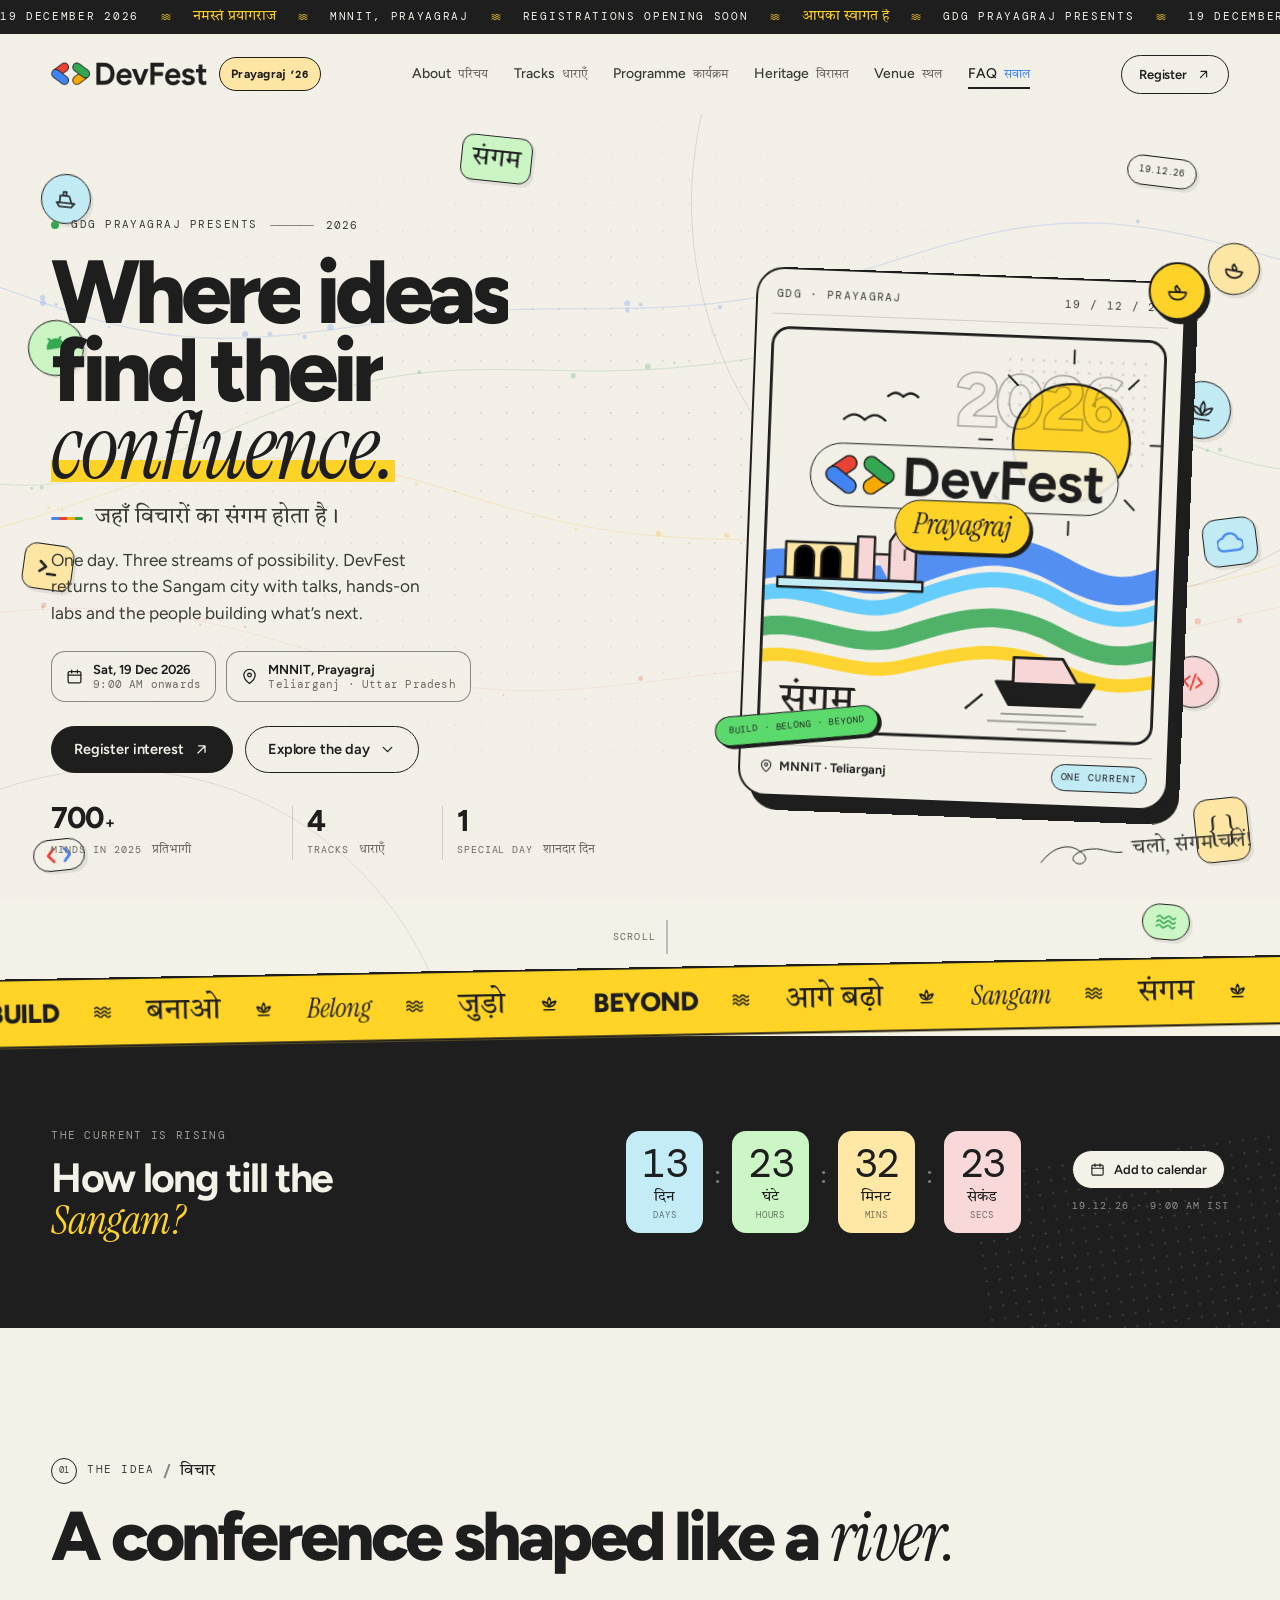
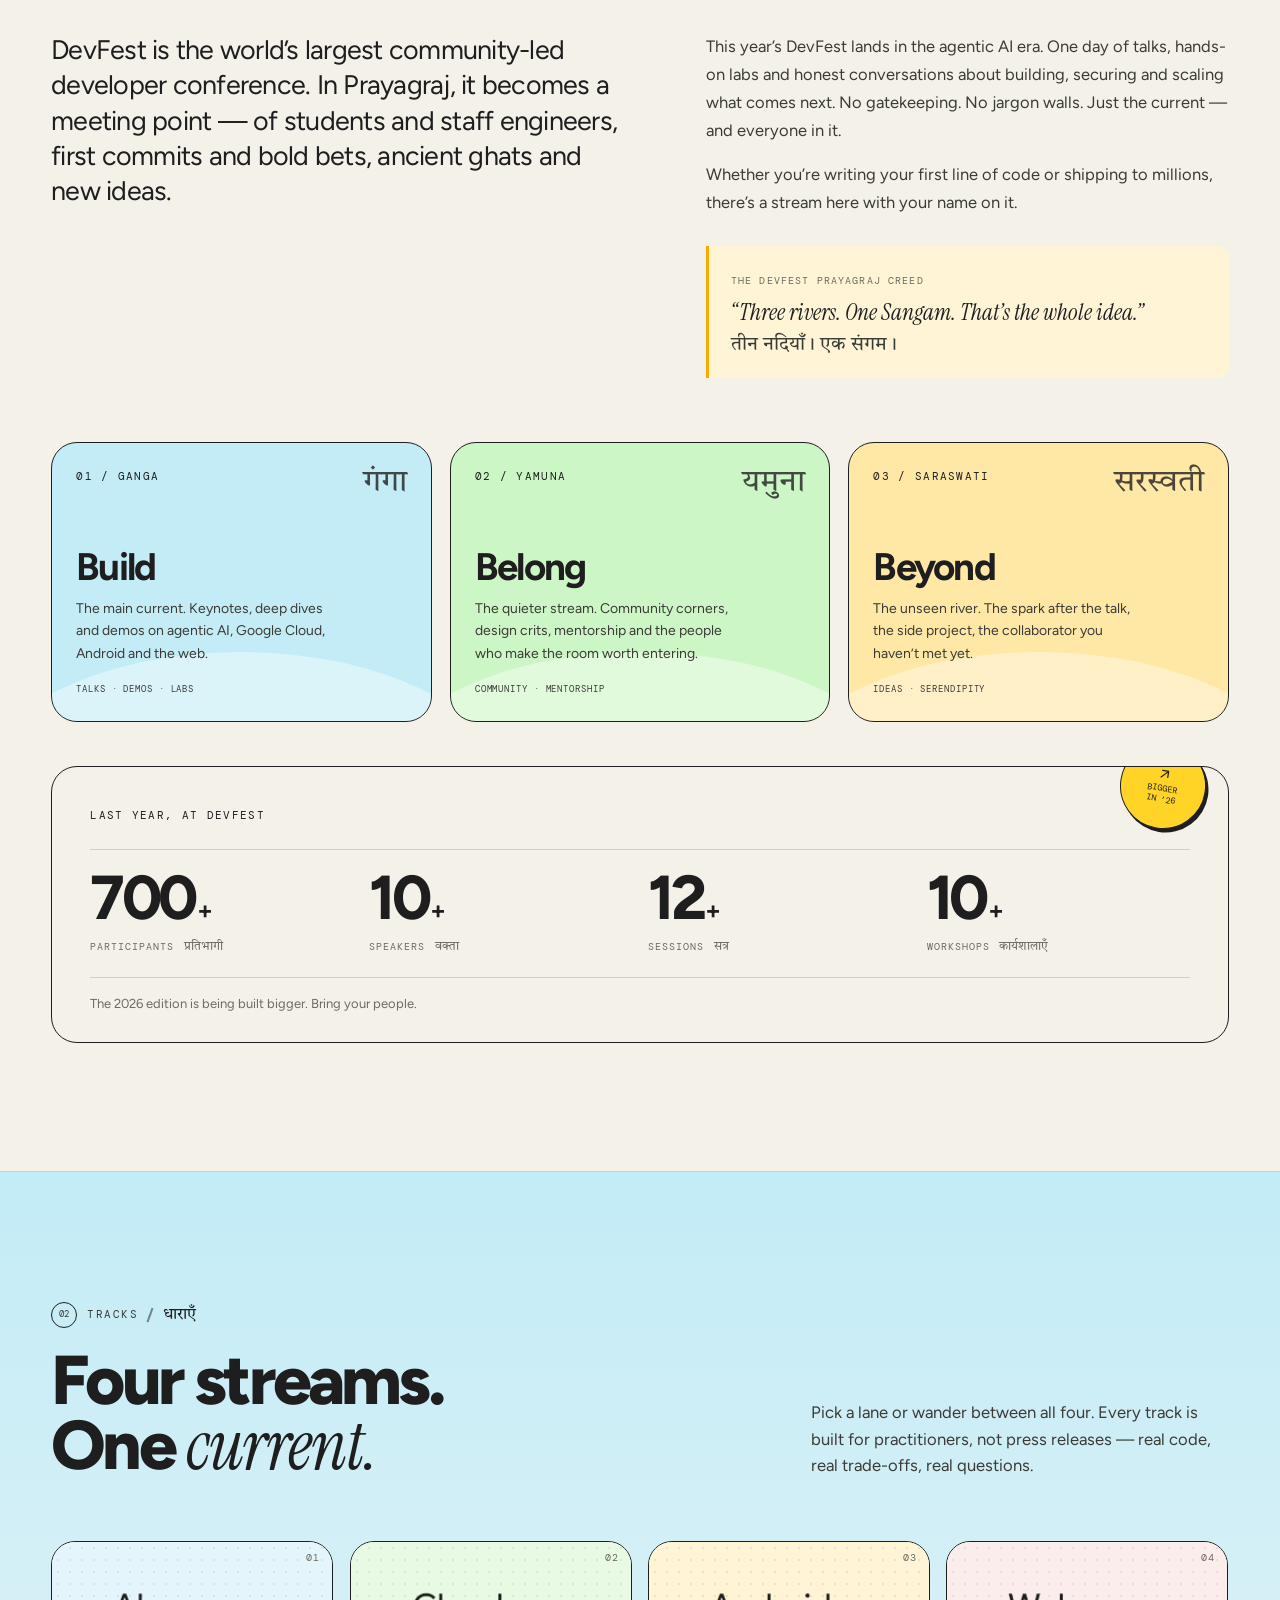
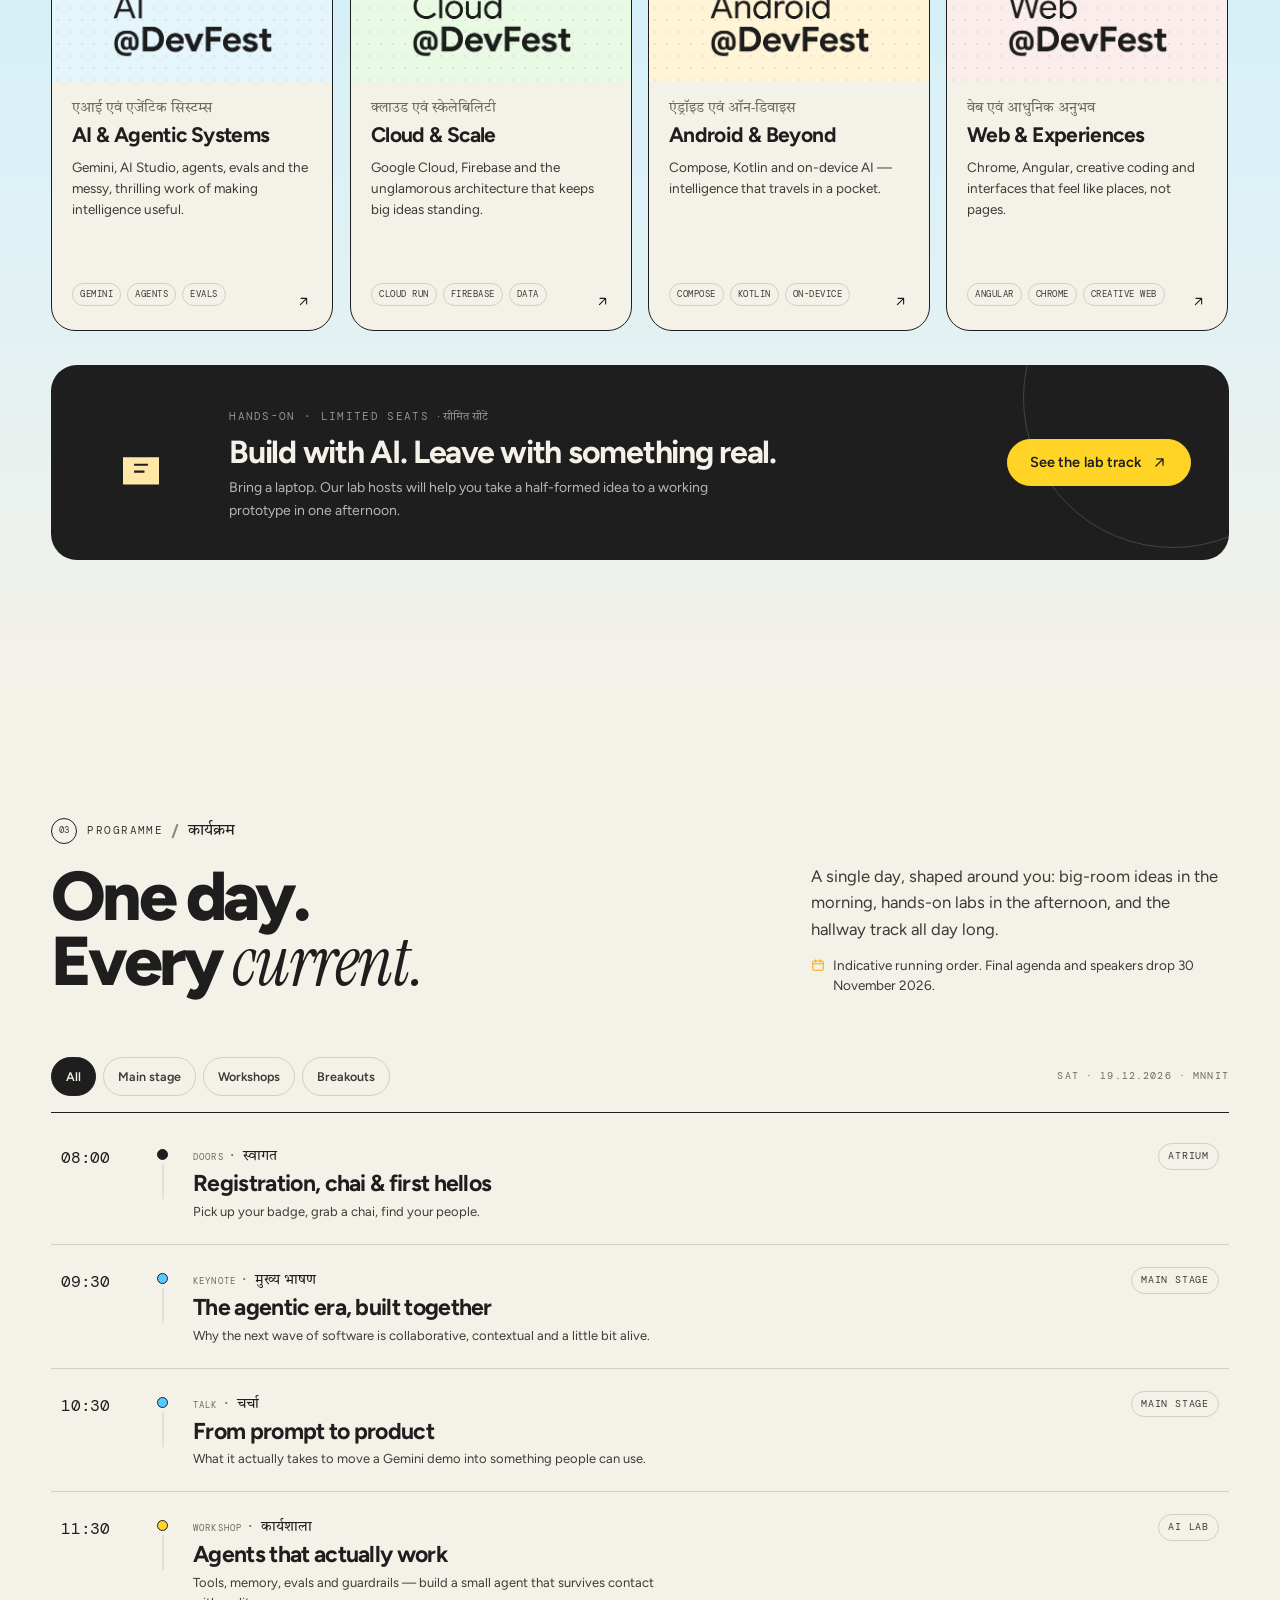
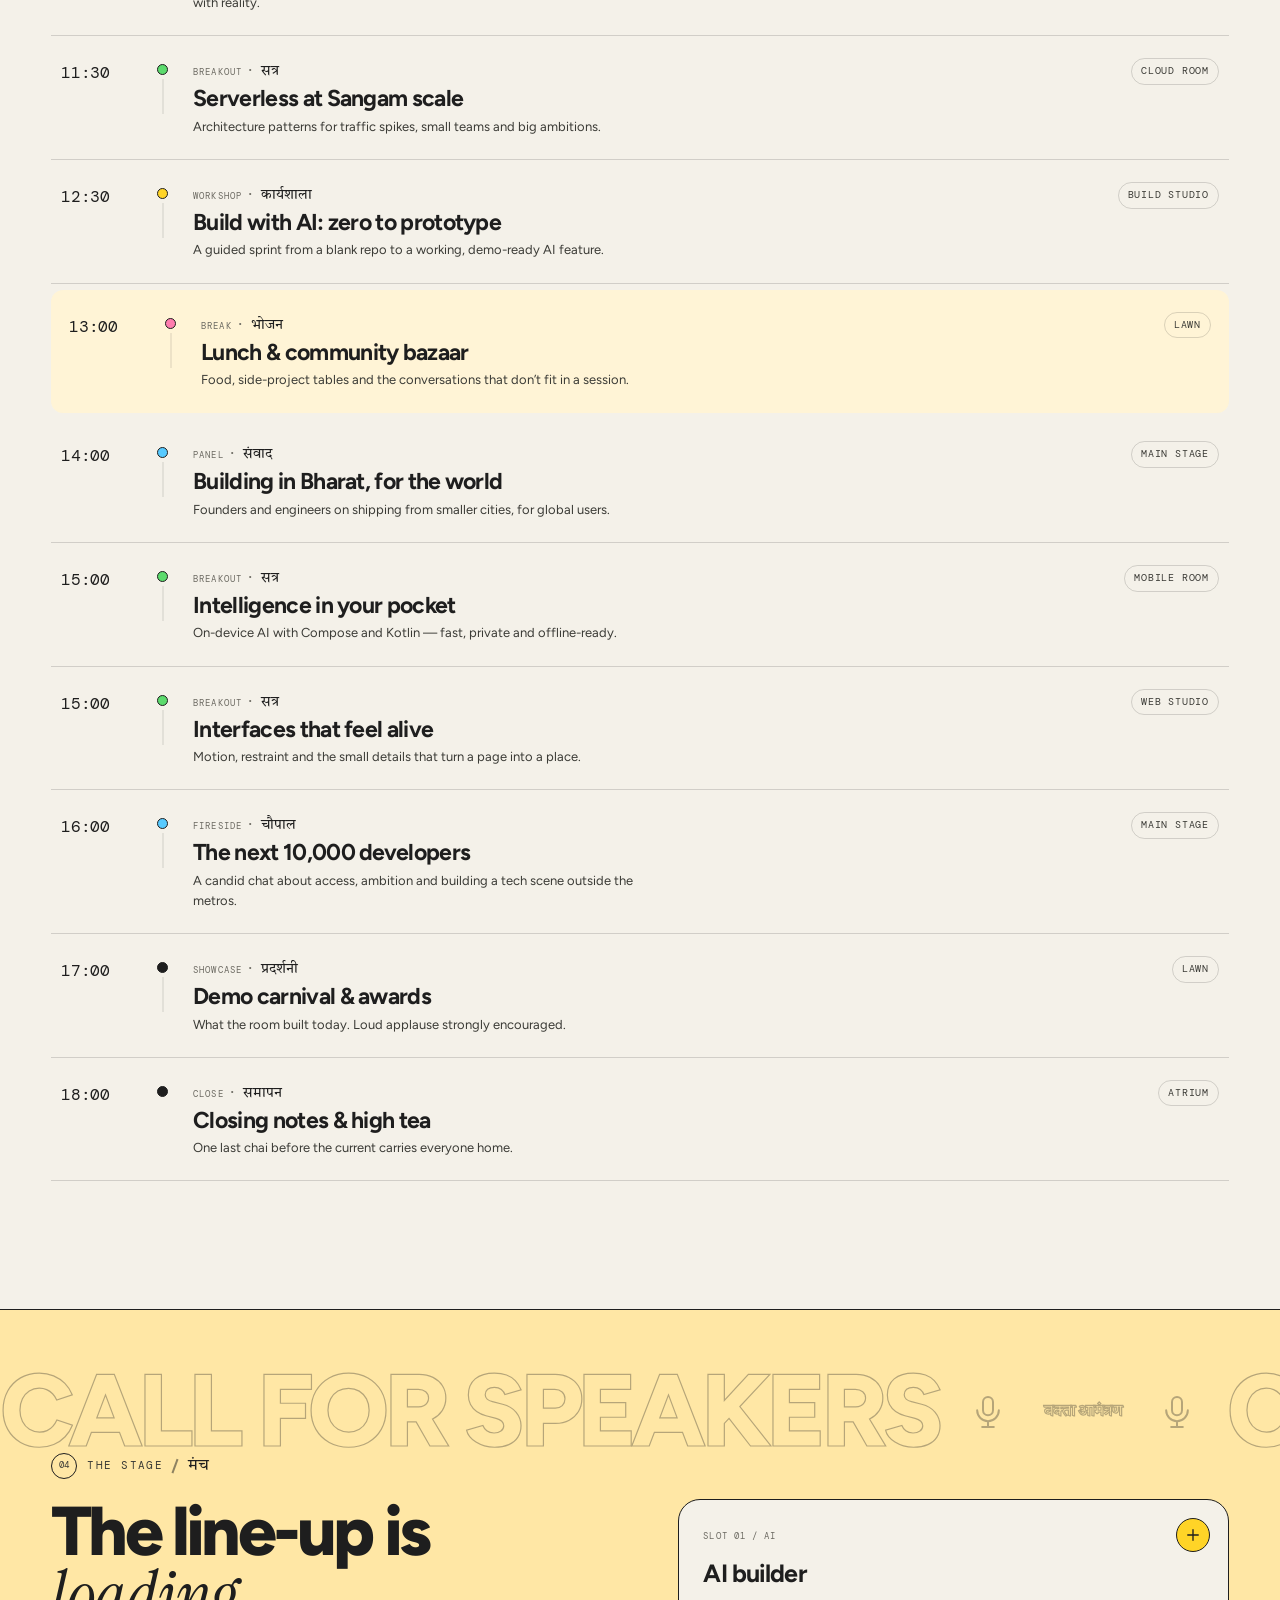
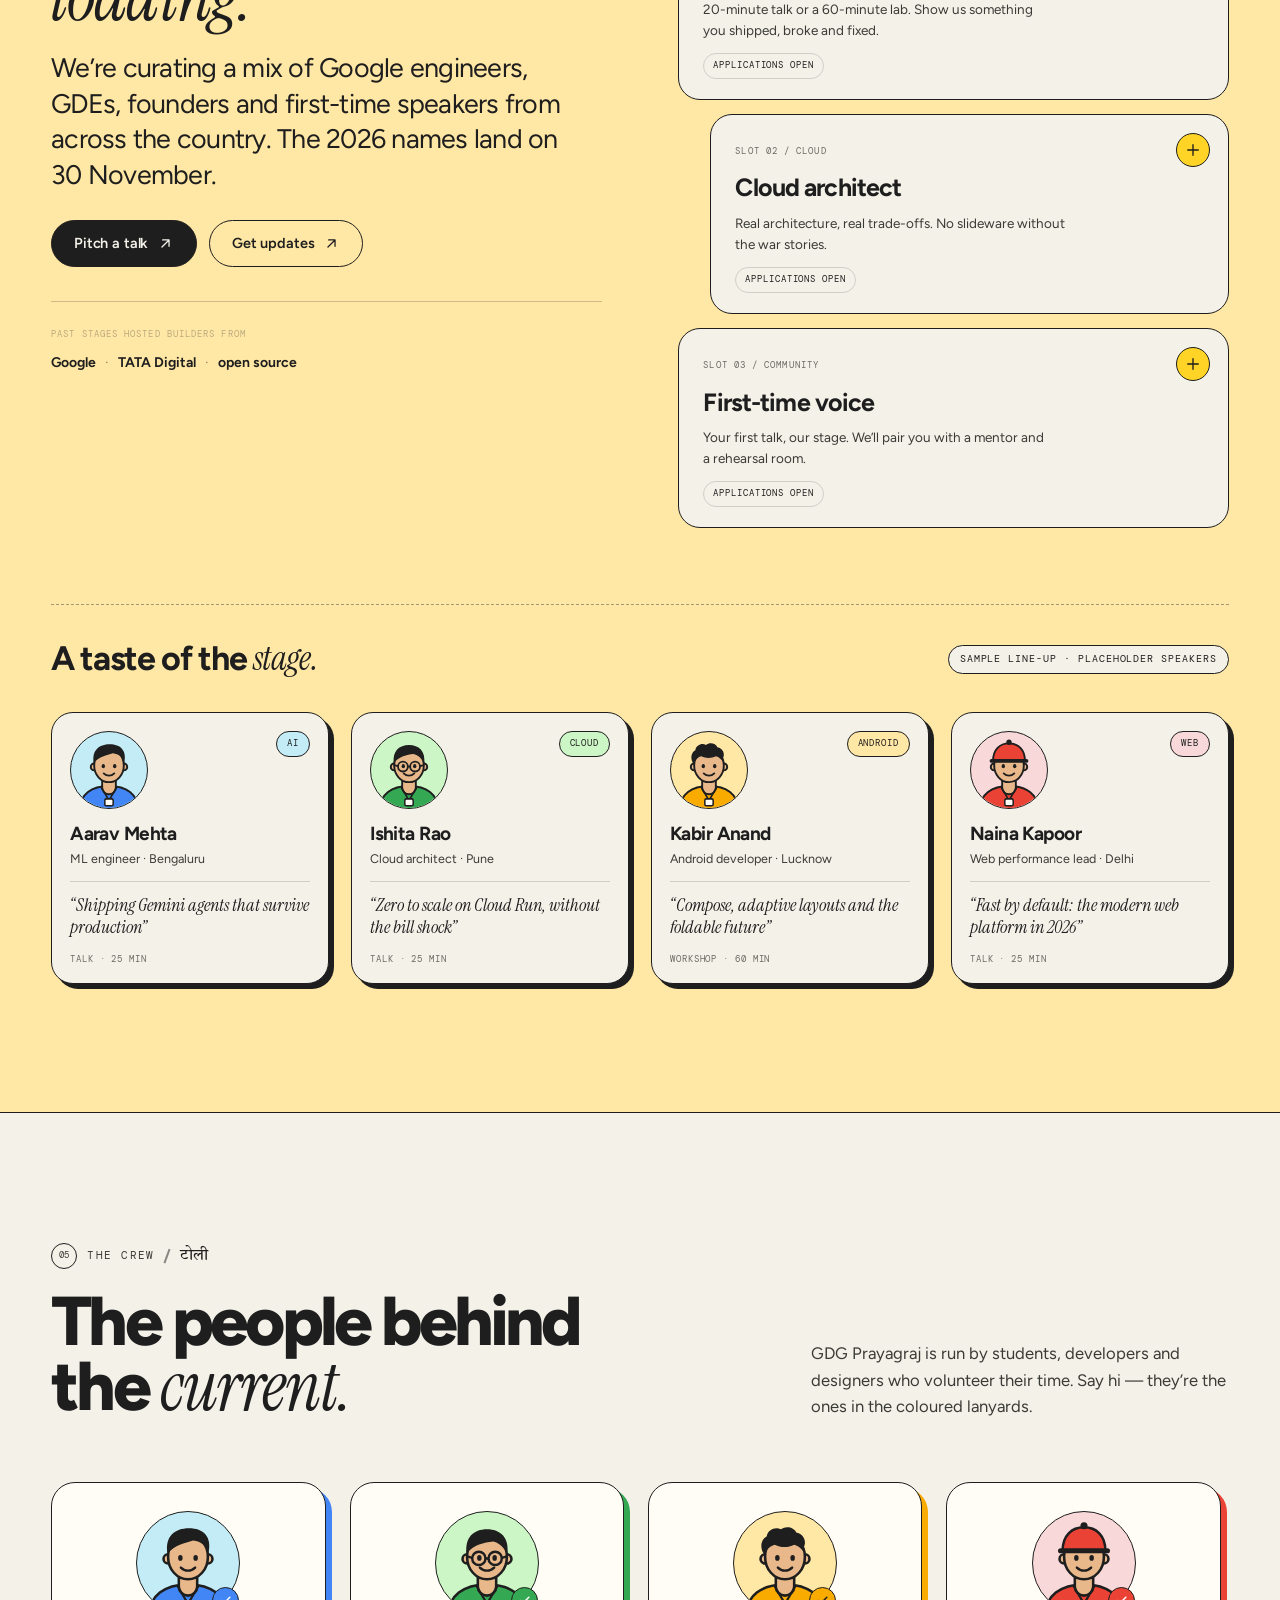
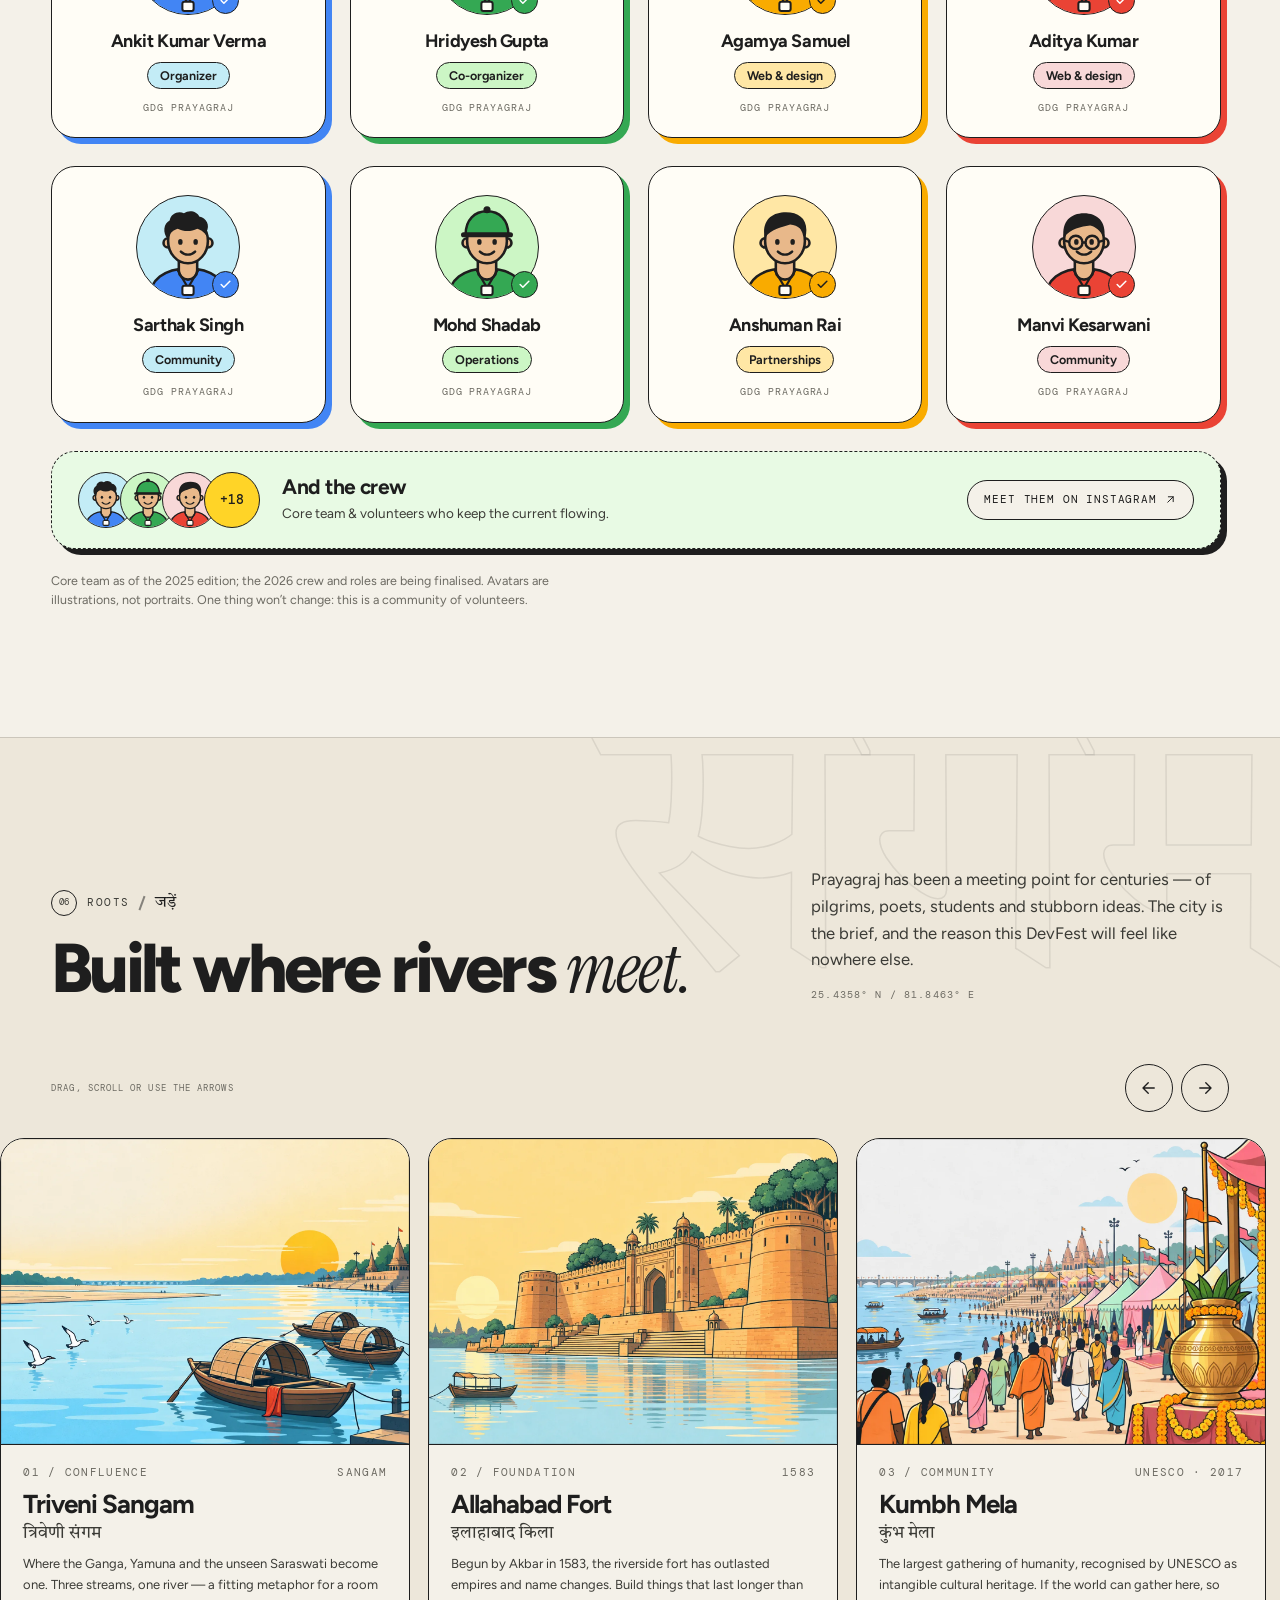
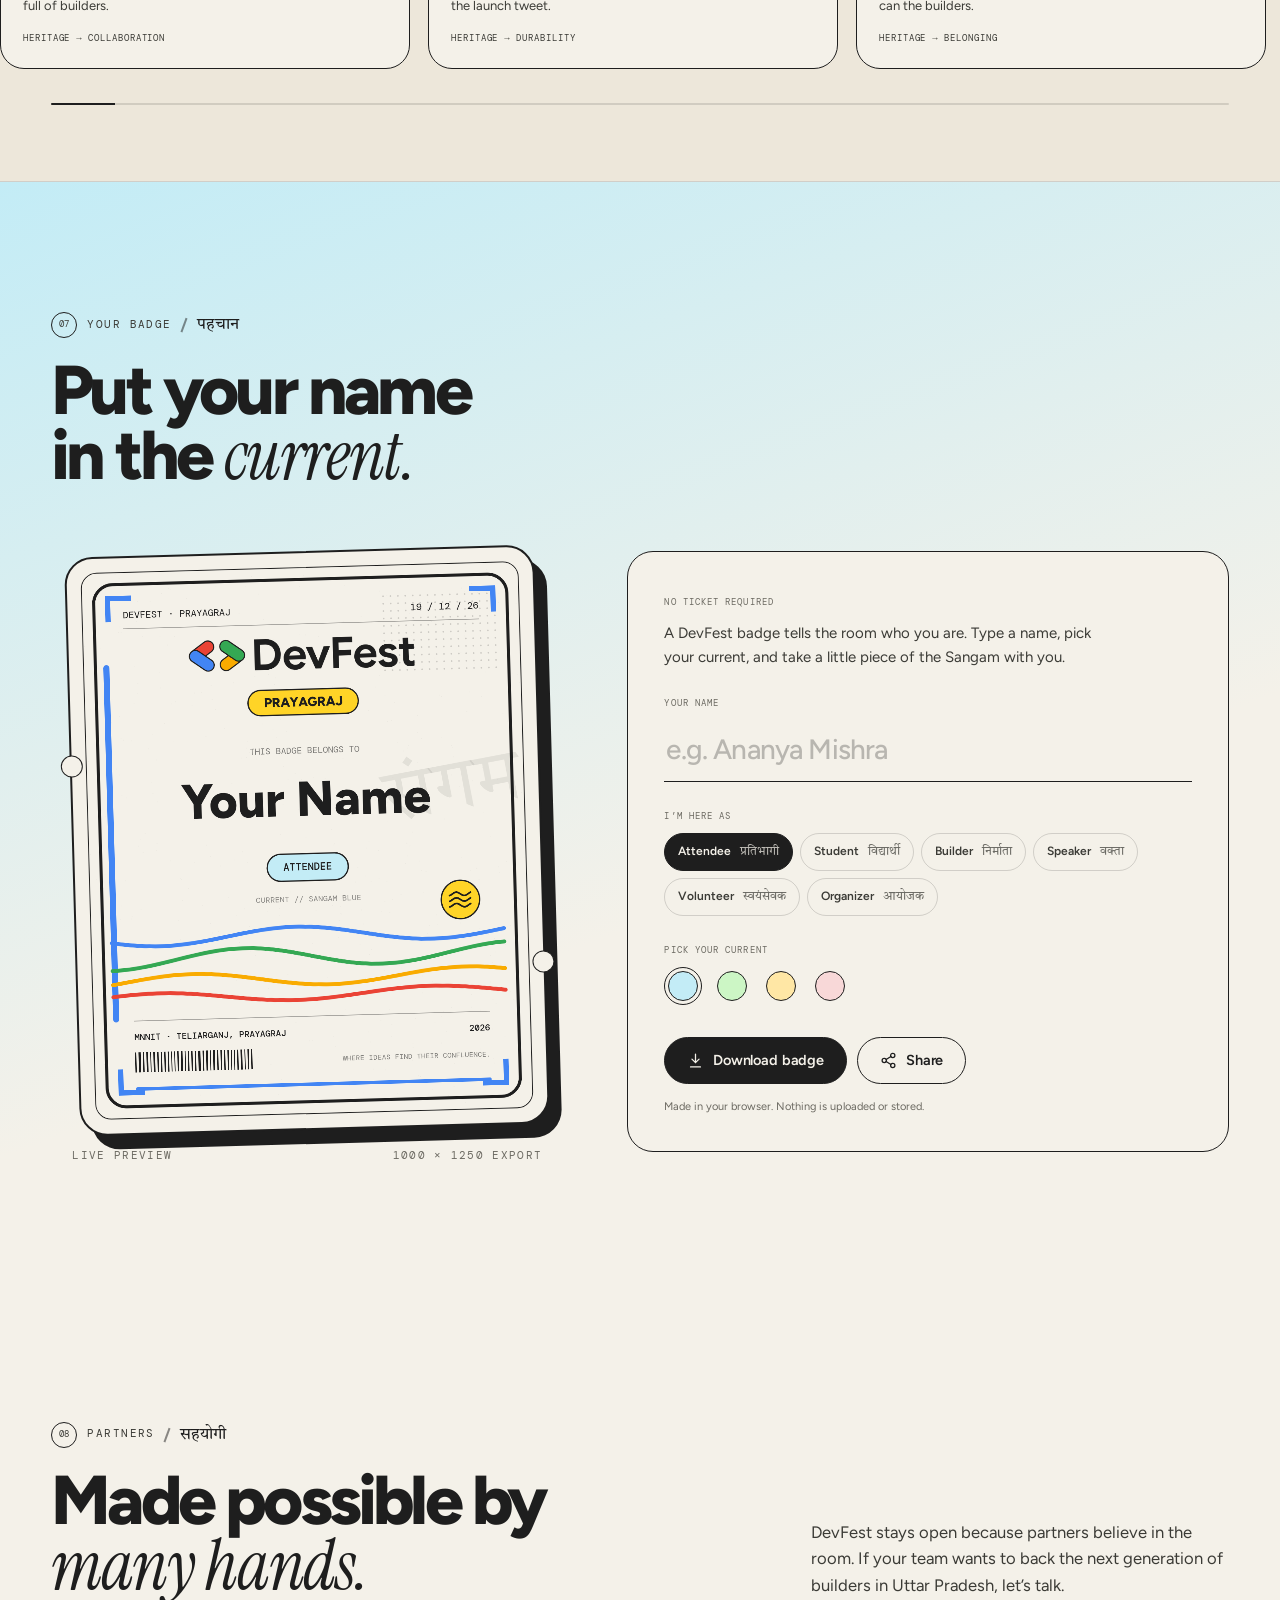
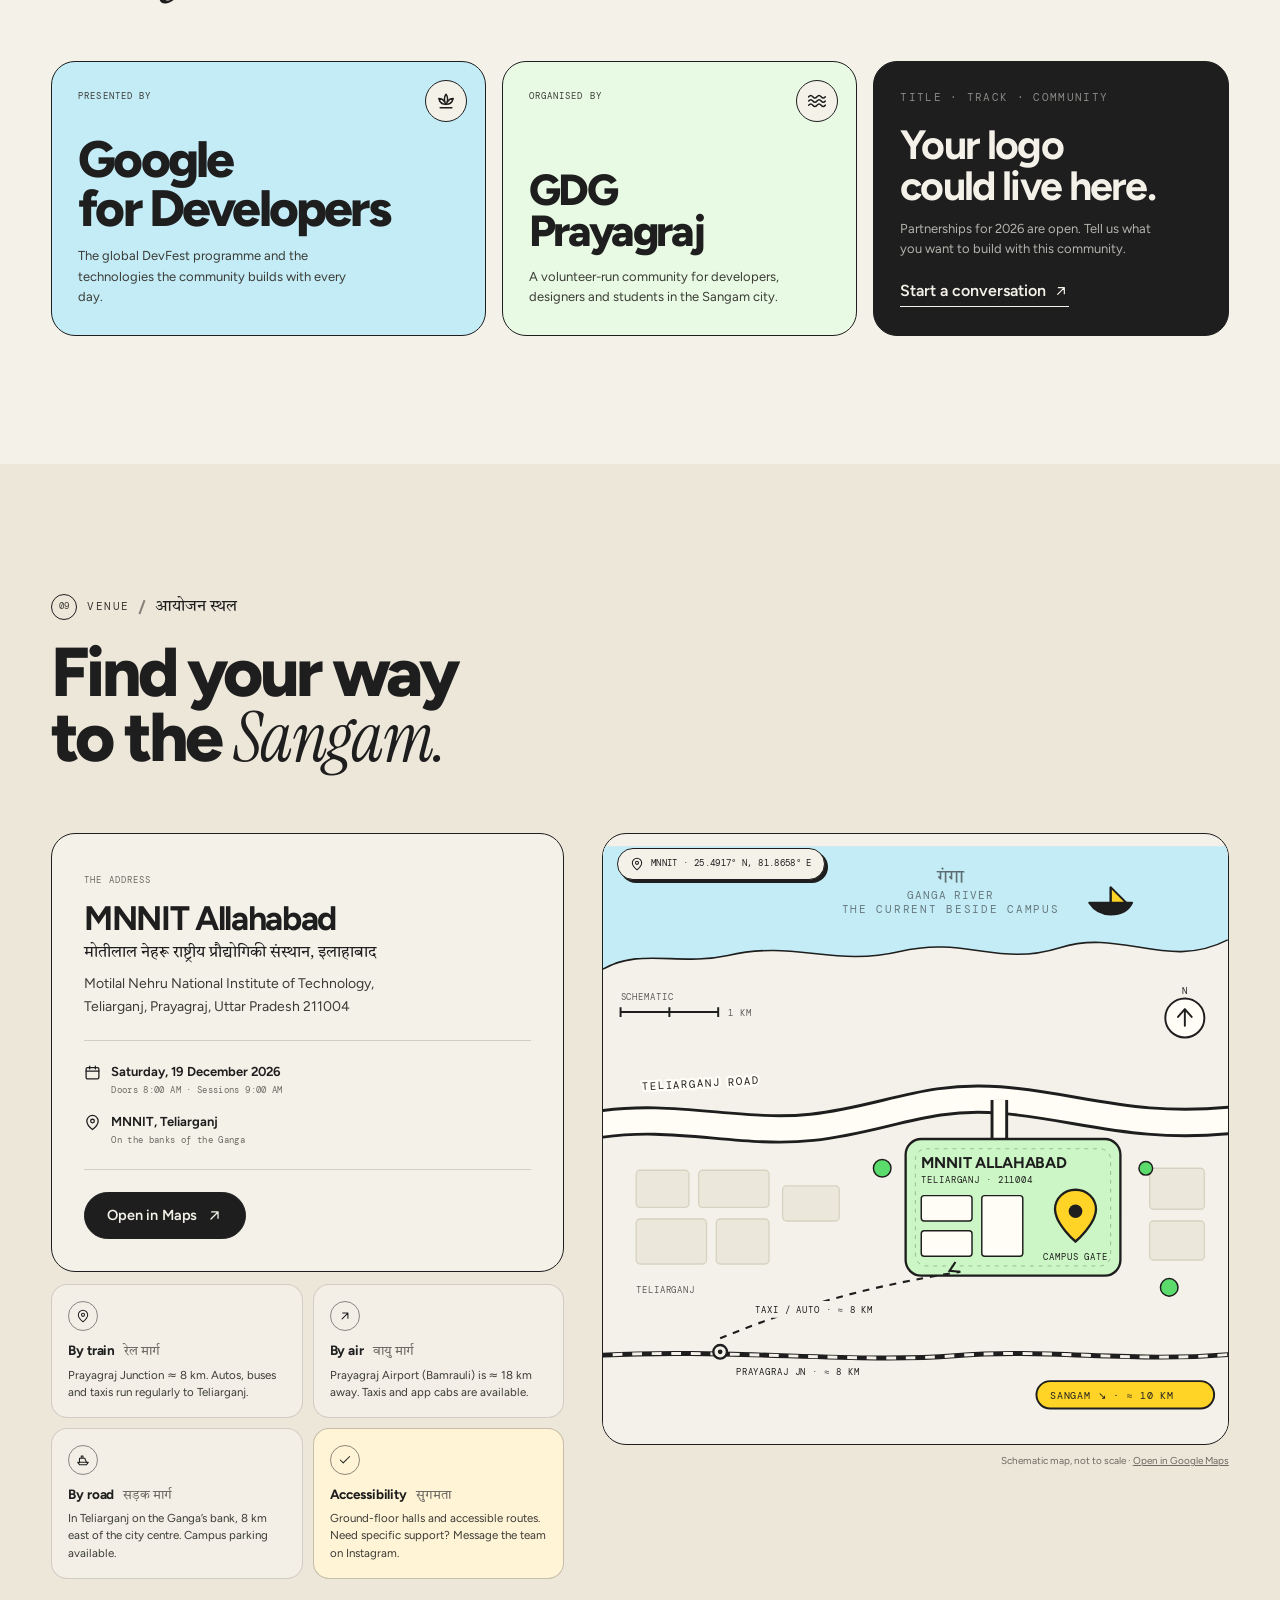
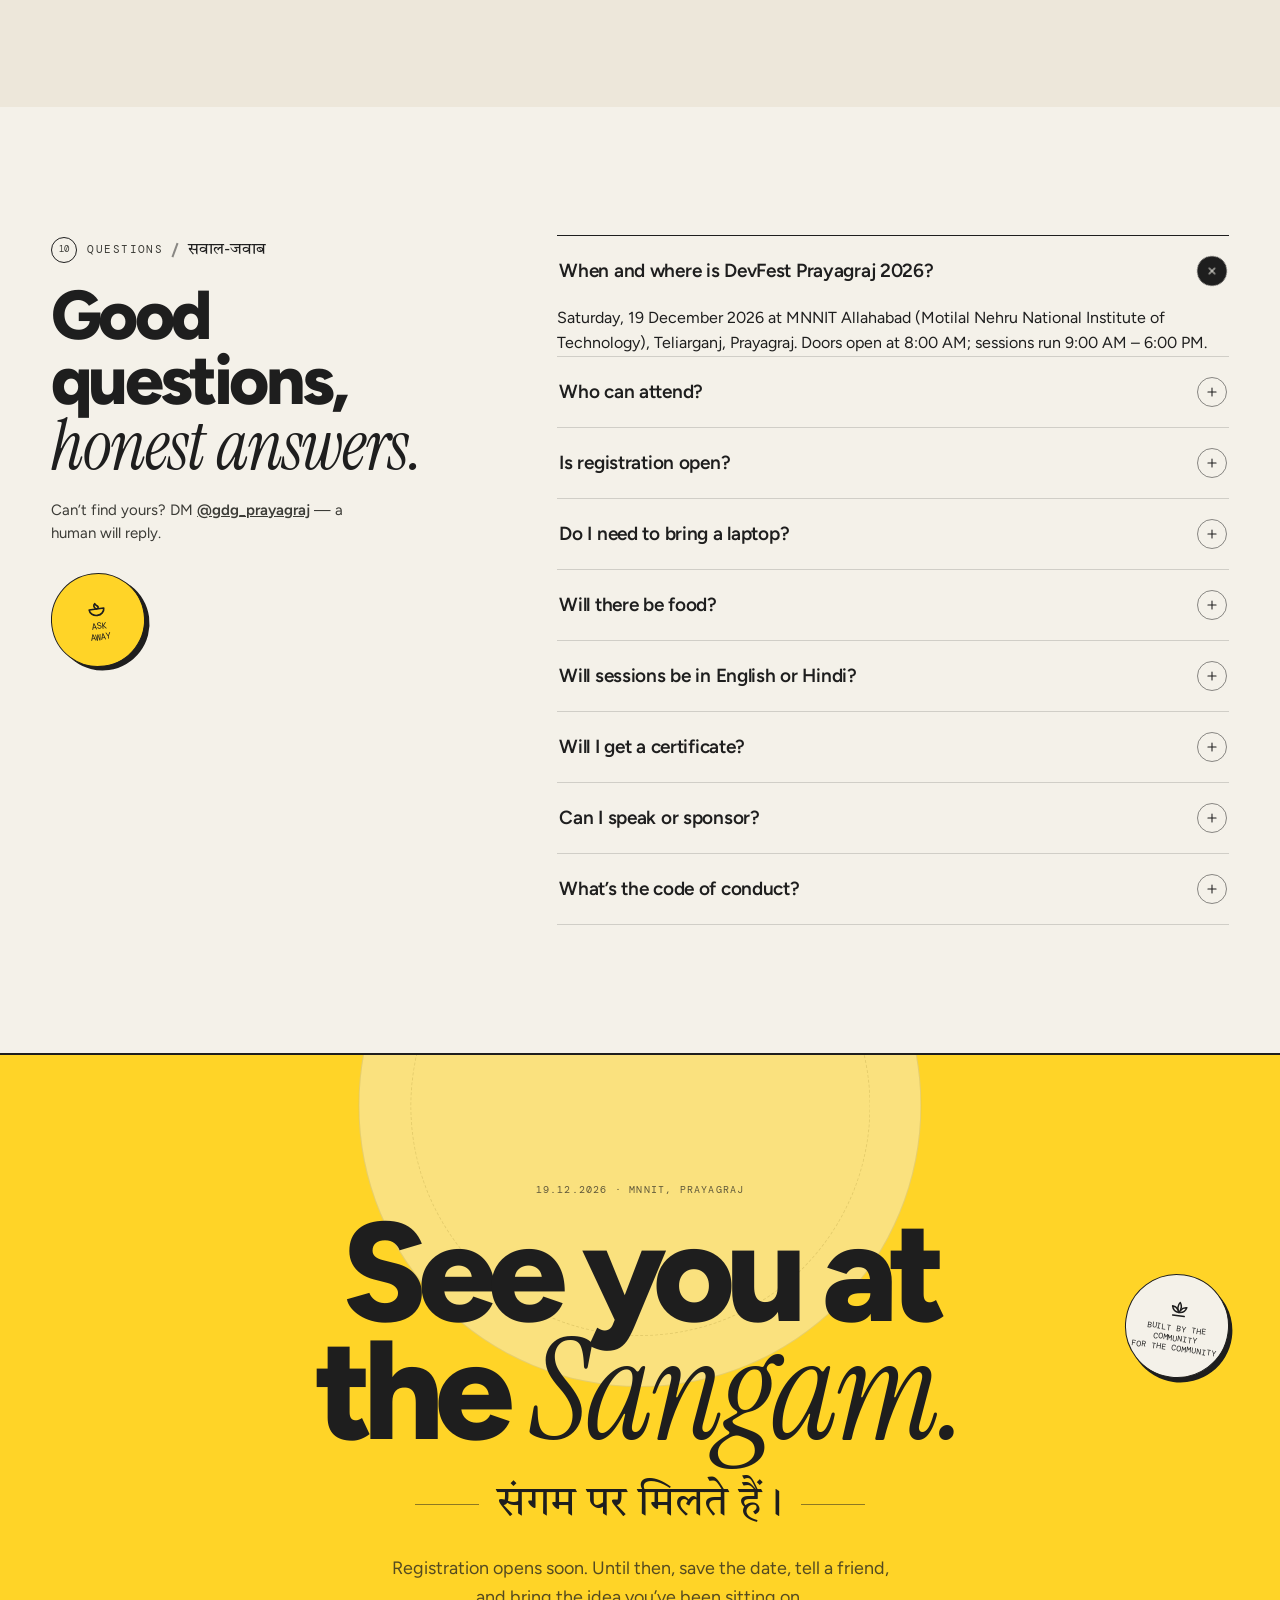
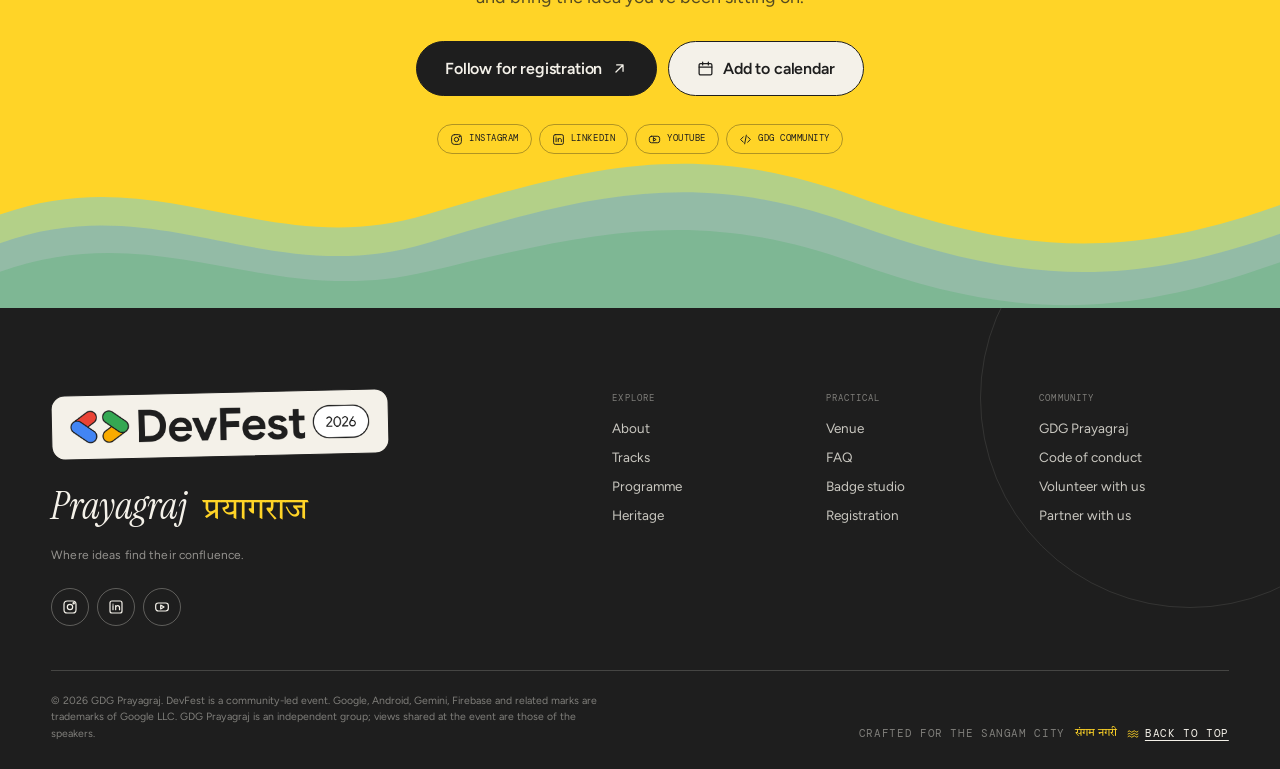
<file: index.html>
<!DOCTYPE html>
<html lang="en">
<head>
  <meta charset="utf-8">
  <meta http-equiv="refresh" content="0; url=devfest-prayagraj-2026/index.html">
  <meta name="viewport" content="width=device-width, initial-scale=1">
  <title>DevFest Prayagraj 2026</title>
  <script>
    window.location.replace("devfest-prayagraj-2026/index.html");
  </script>
</head>
<body style="font-family: sans-serif; background: #F4F1E9; color: #1F1F1F; display: flex; align-items: center; justify-content: center; height: 100vh; margin: 0;">
  <p>Redirecting to <a href="devfest-prayagraj-2026/index.html" style="color: #4285F4; font-weight: bold;">DevFest Prayagraj 2026</a>...</p>
</body>
</html>
</file>
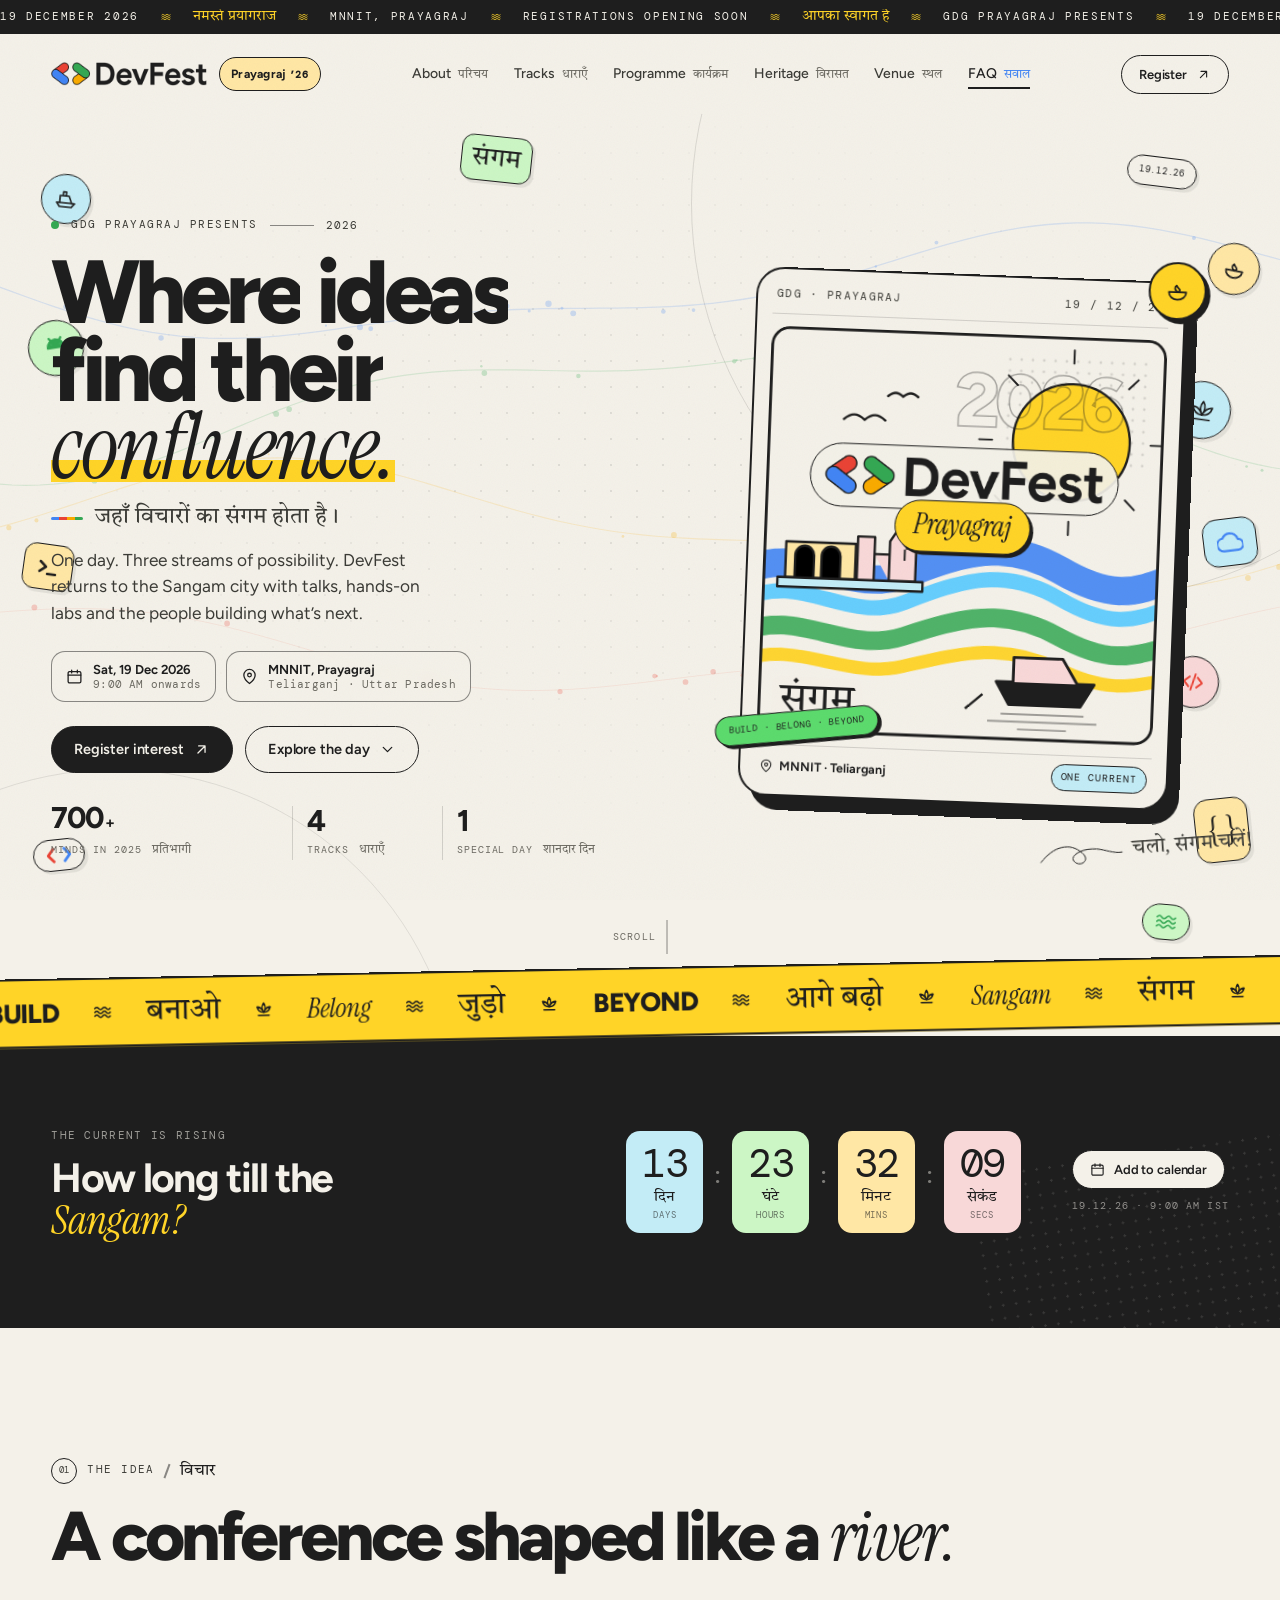
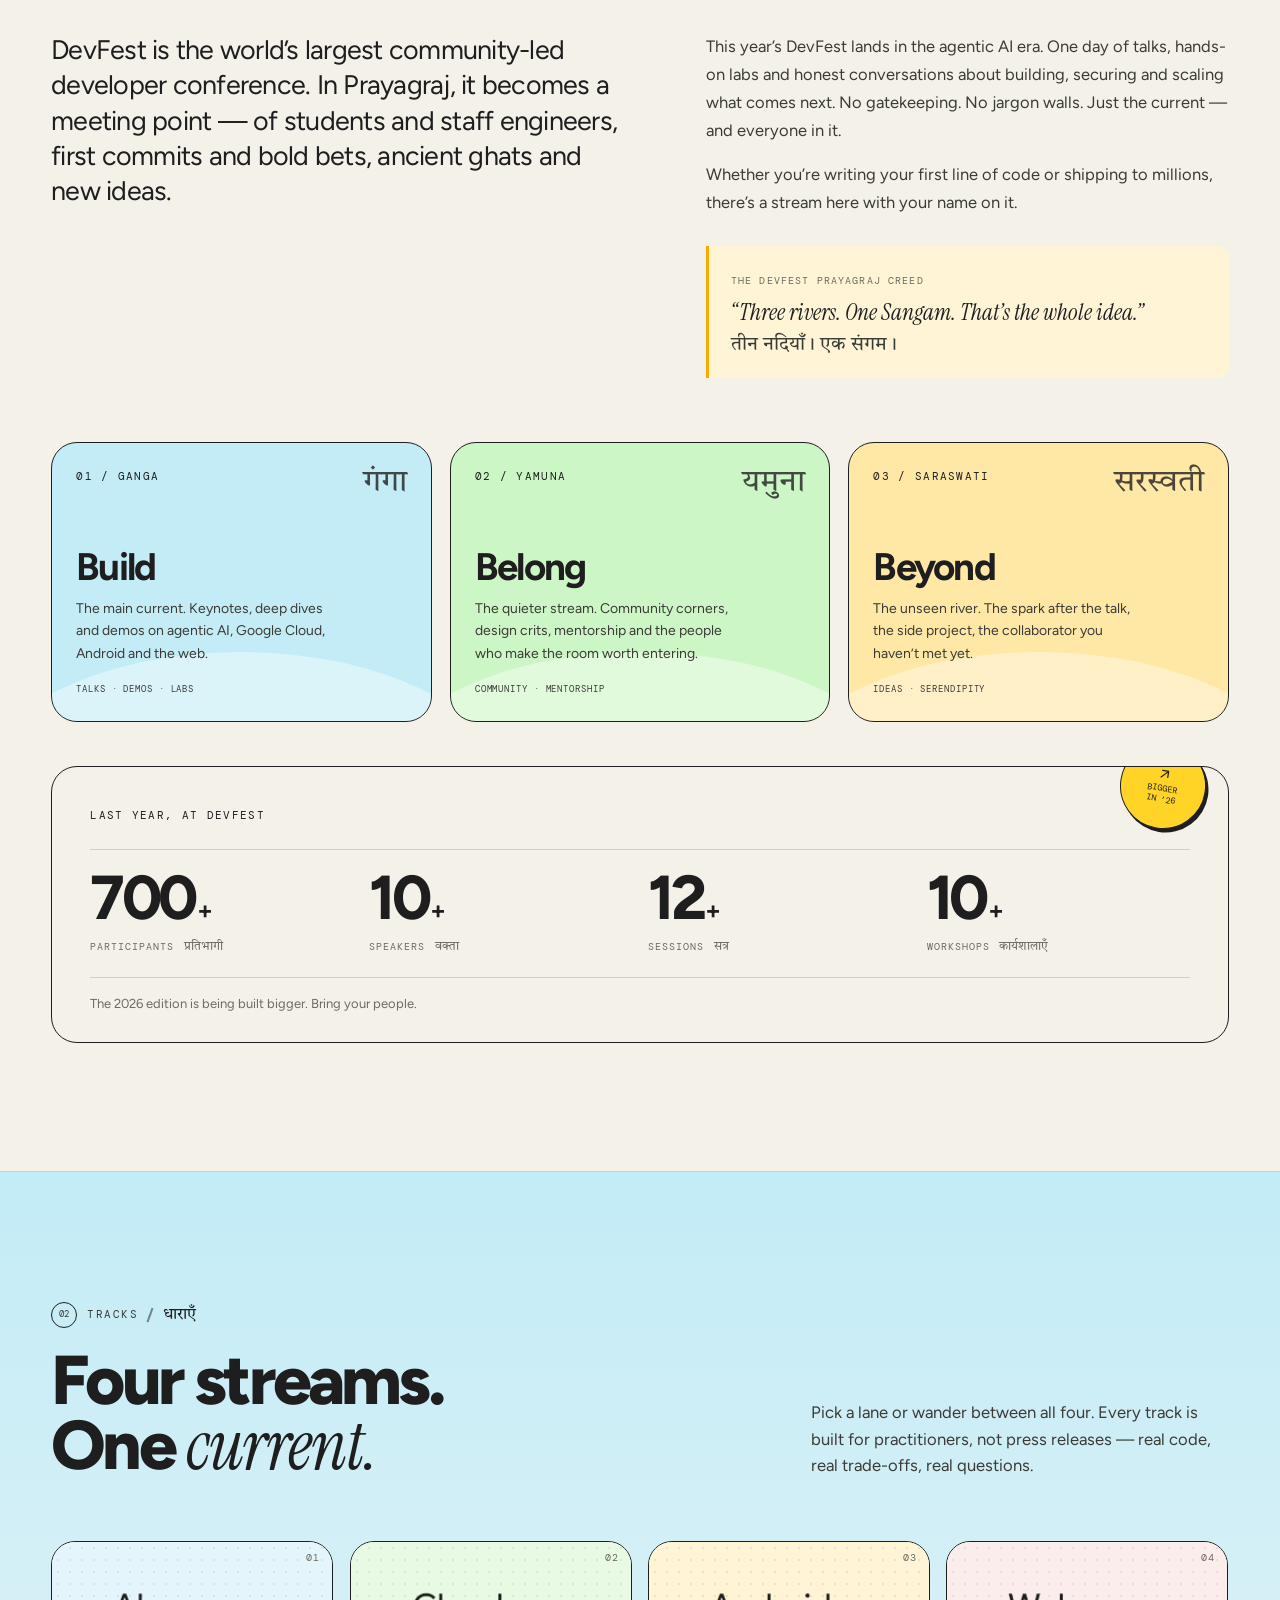
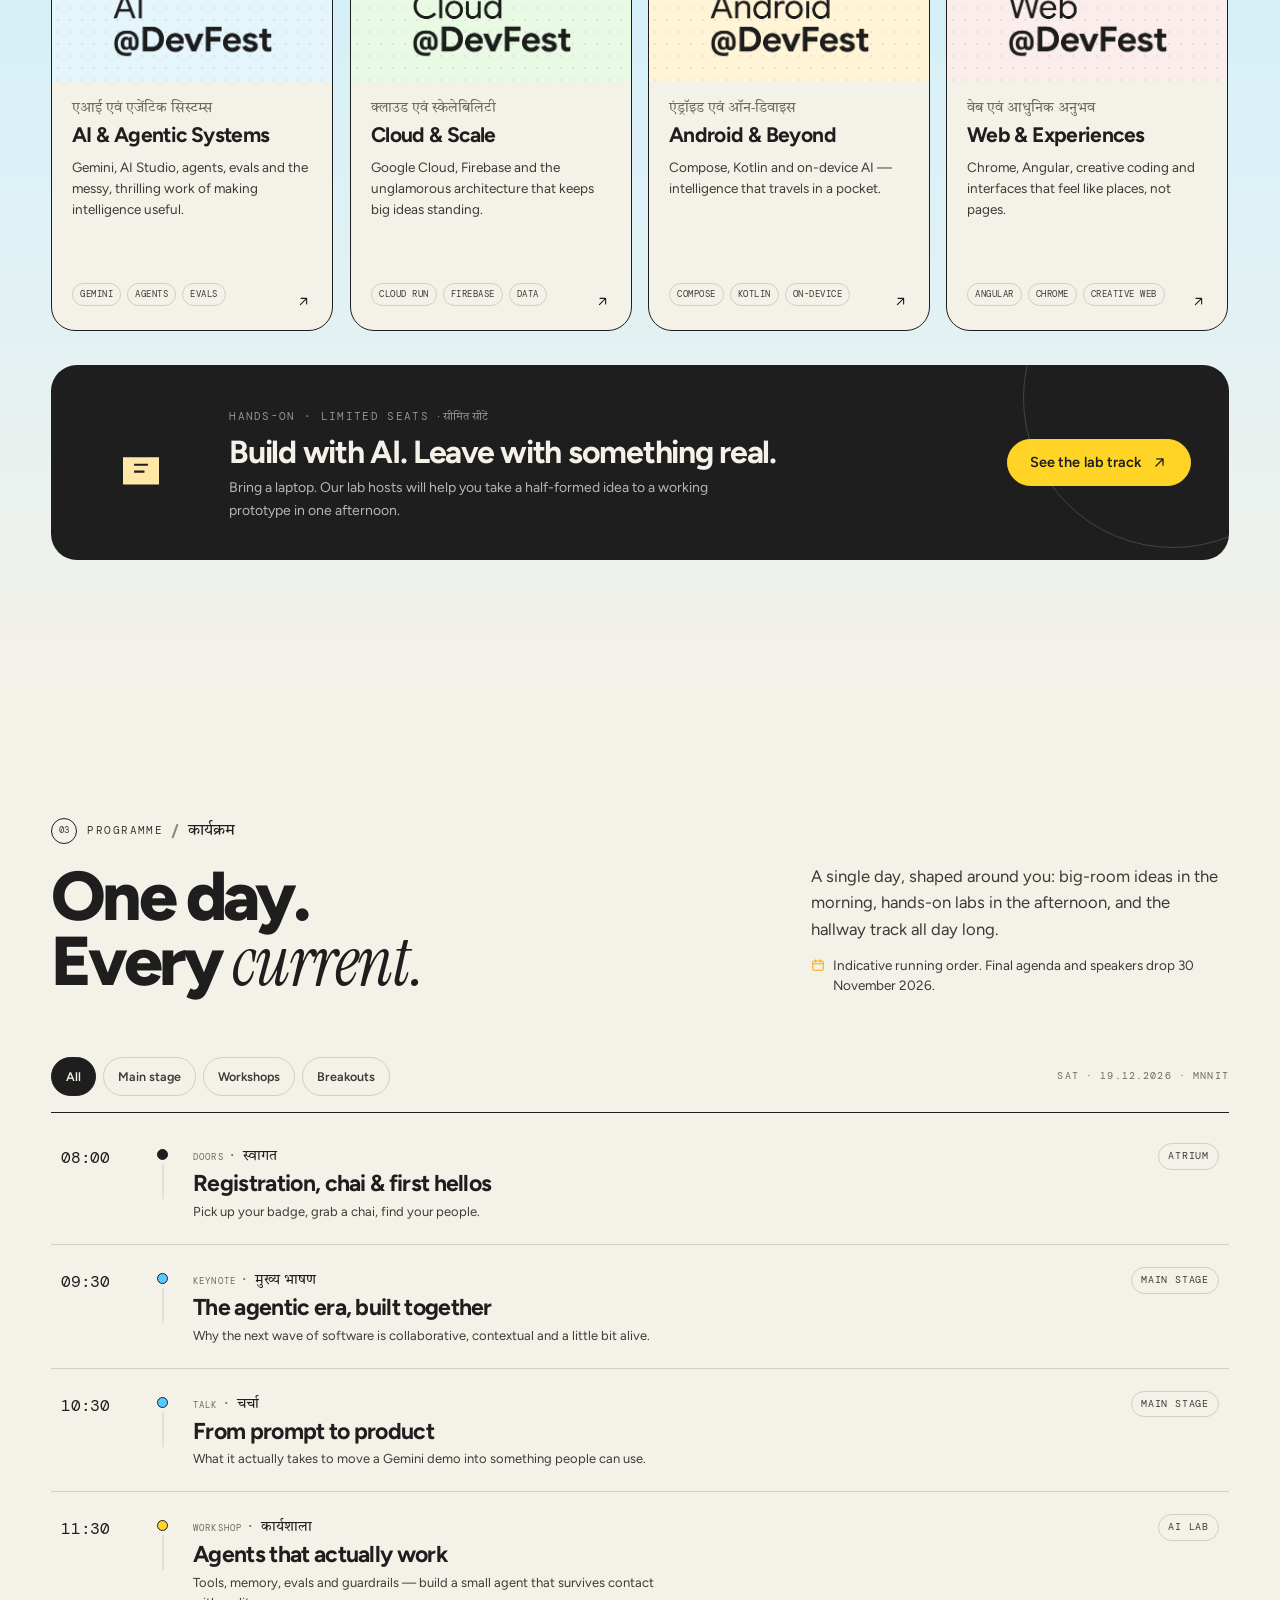
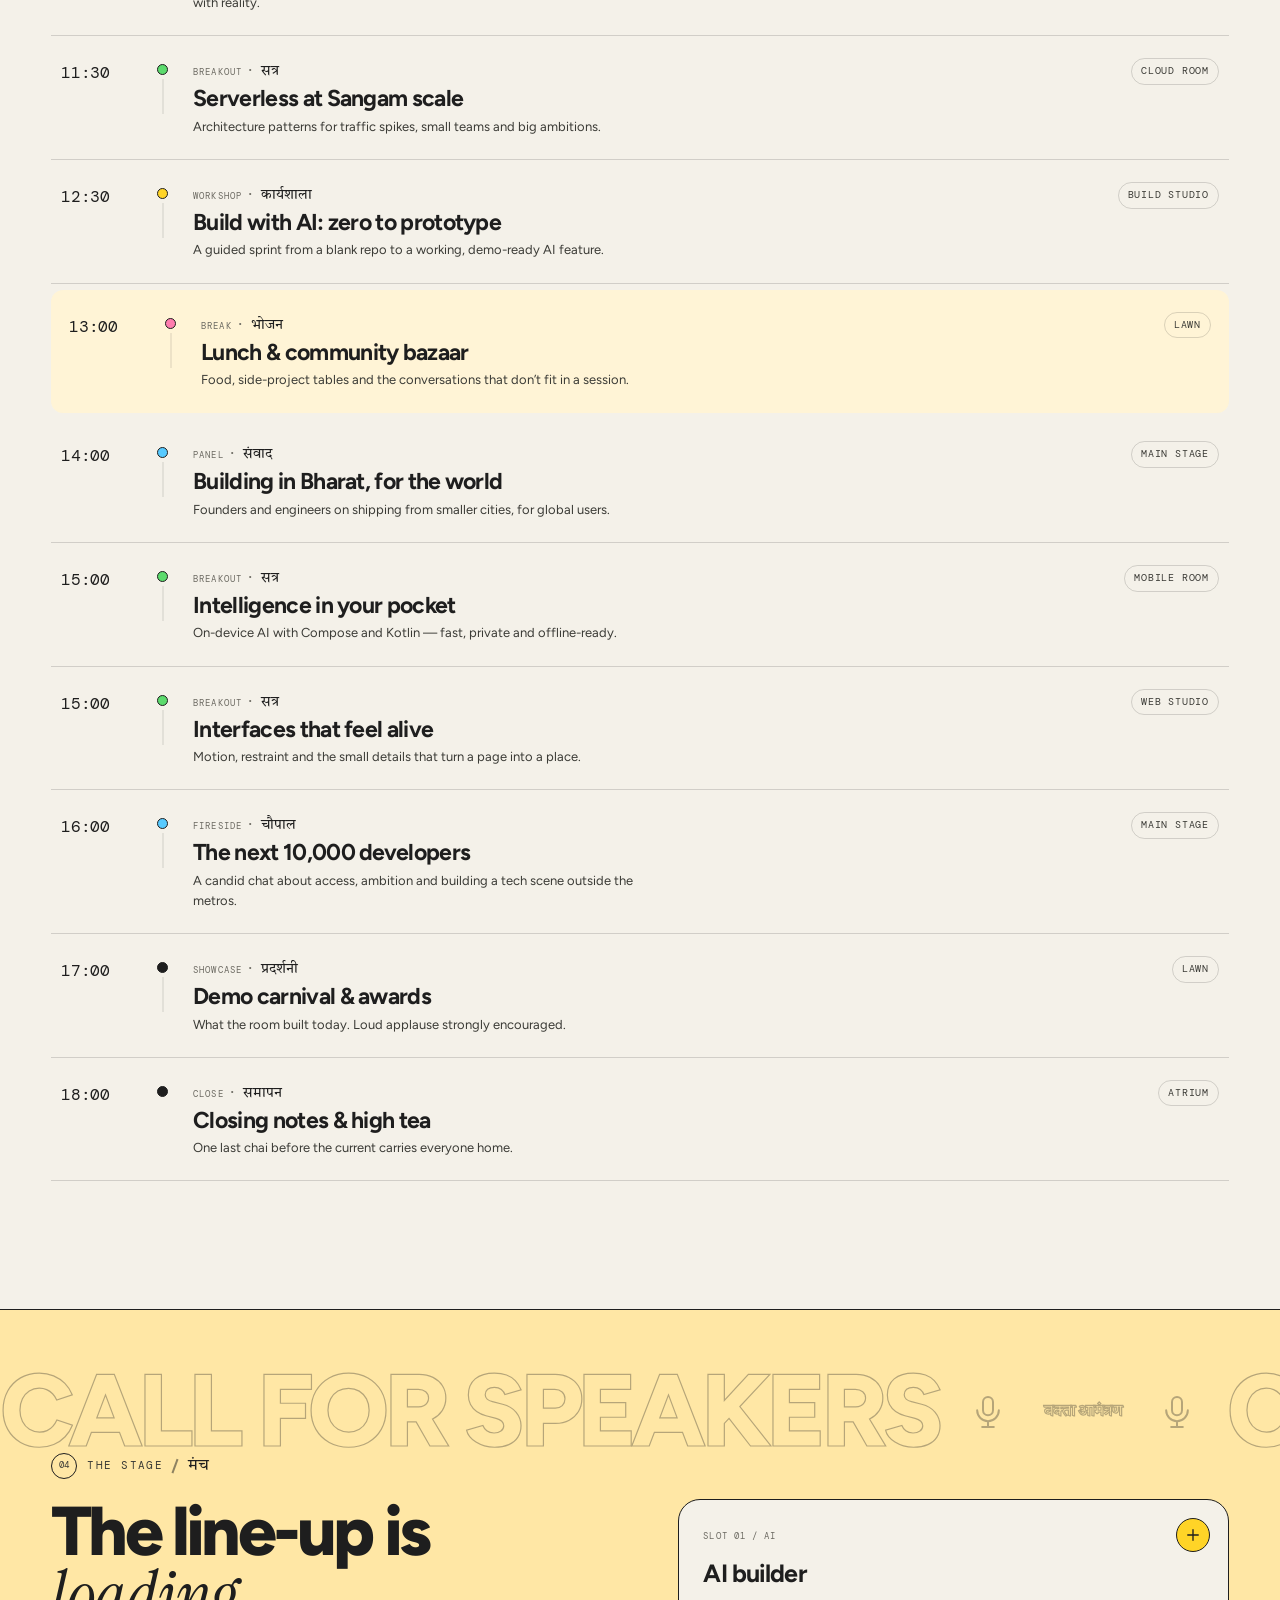
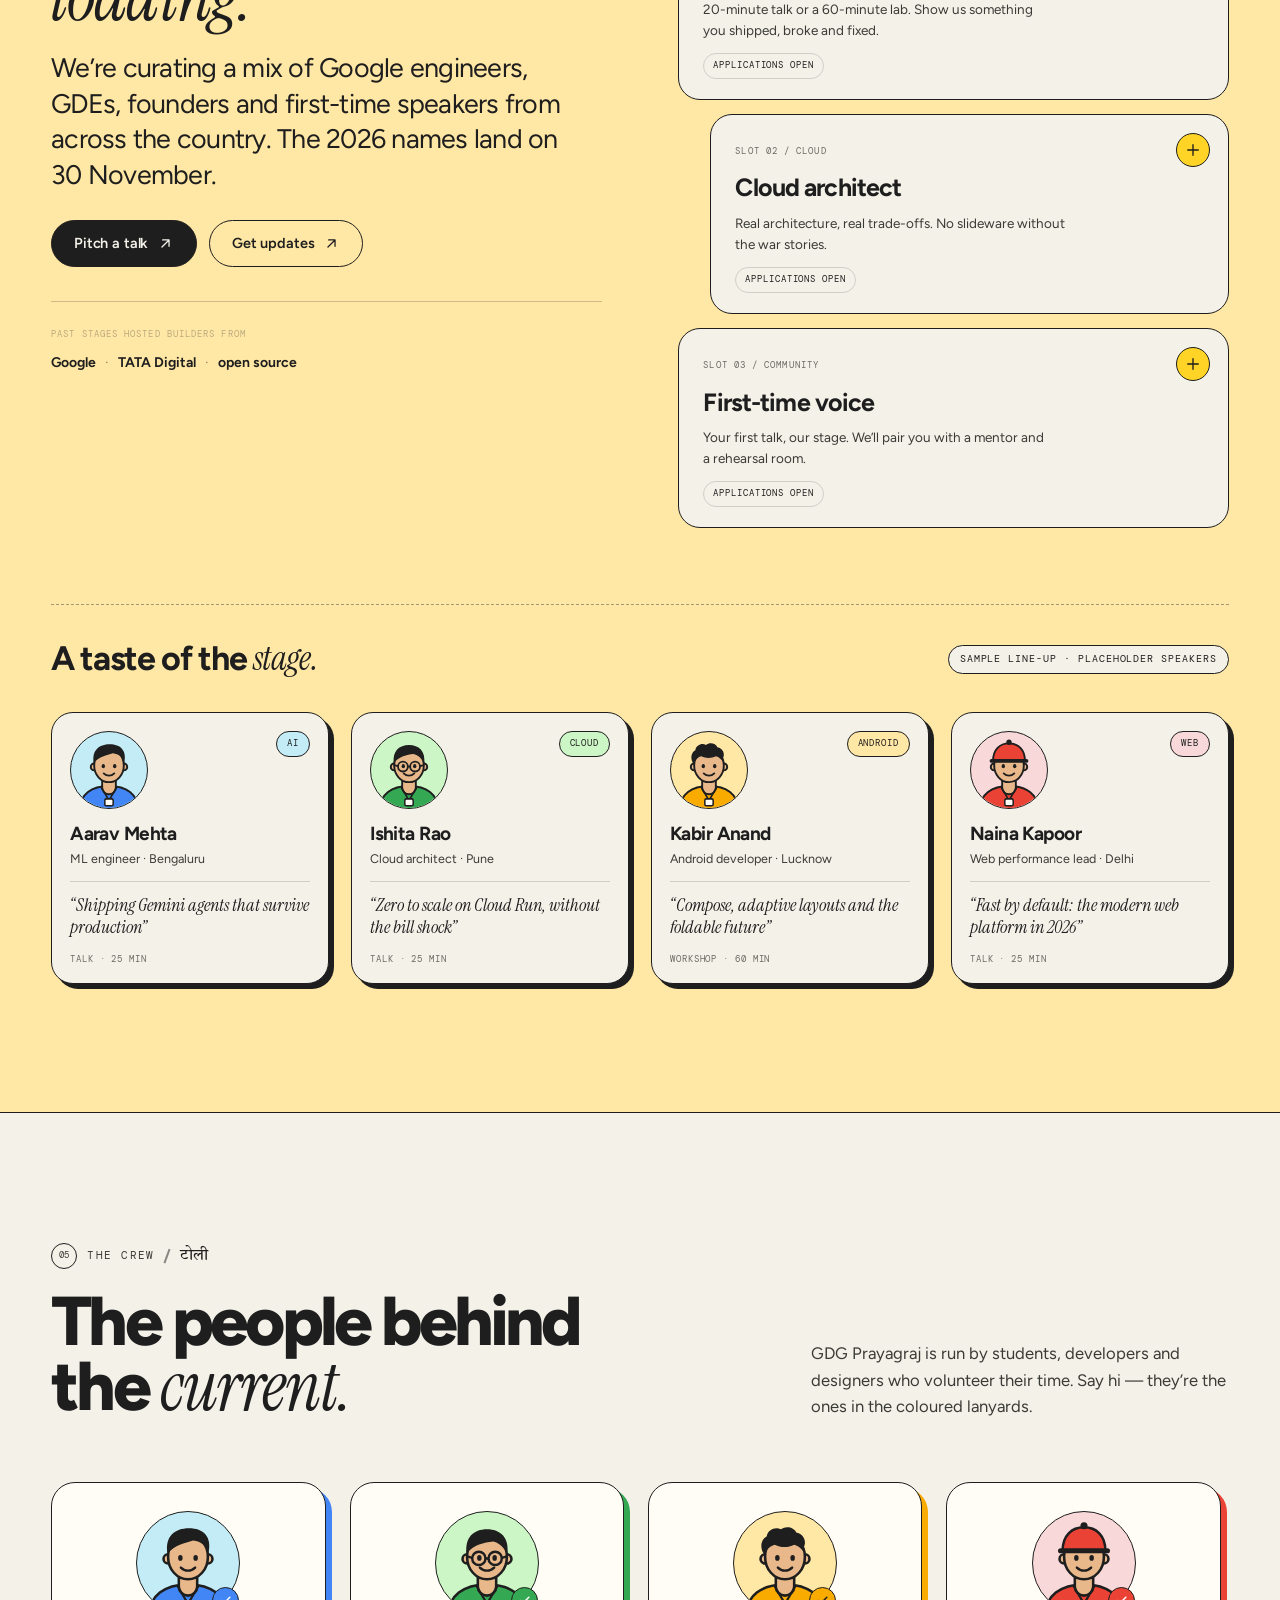
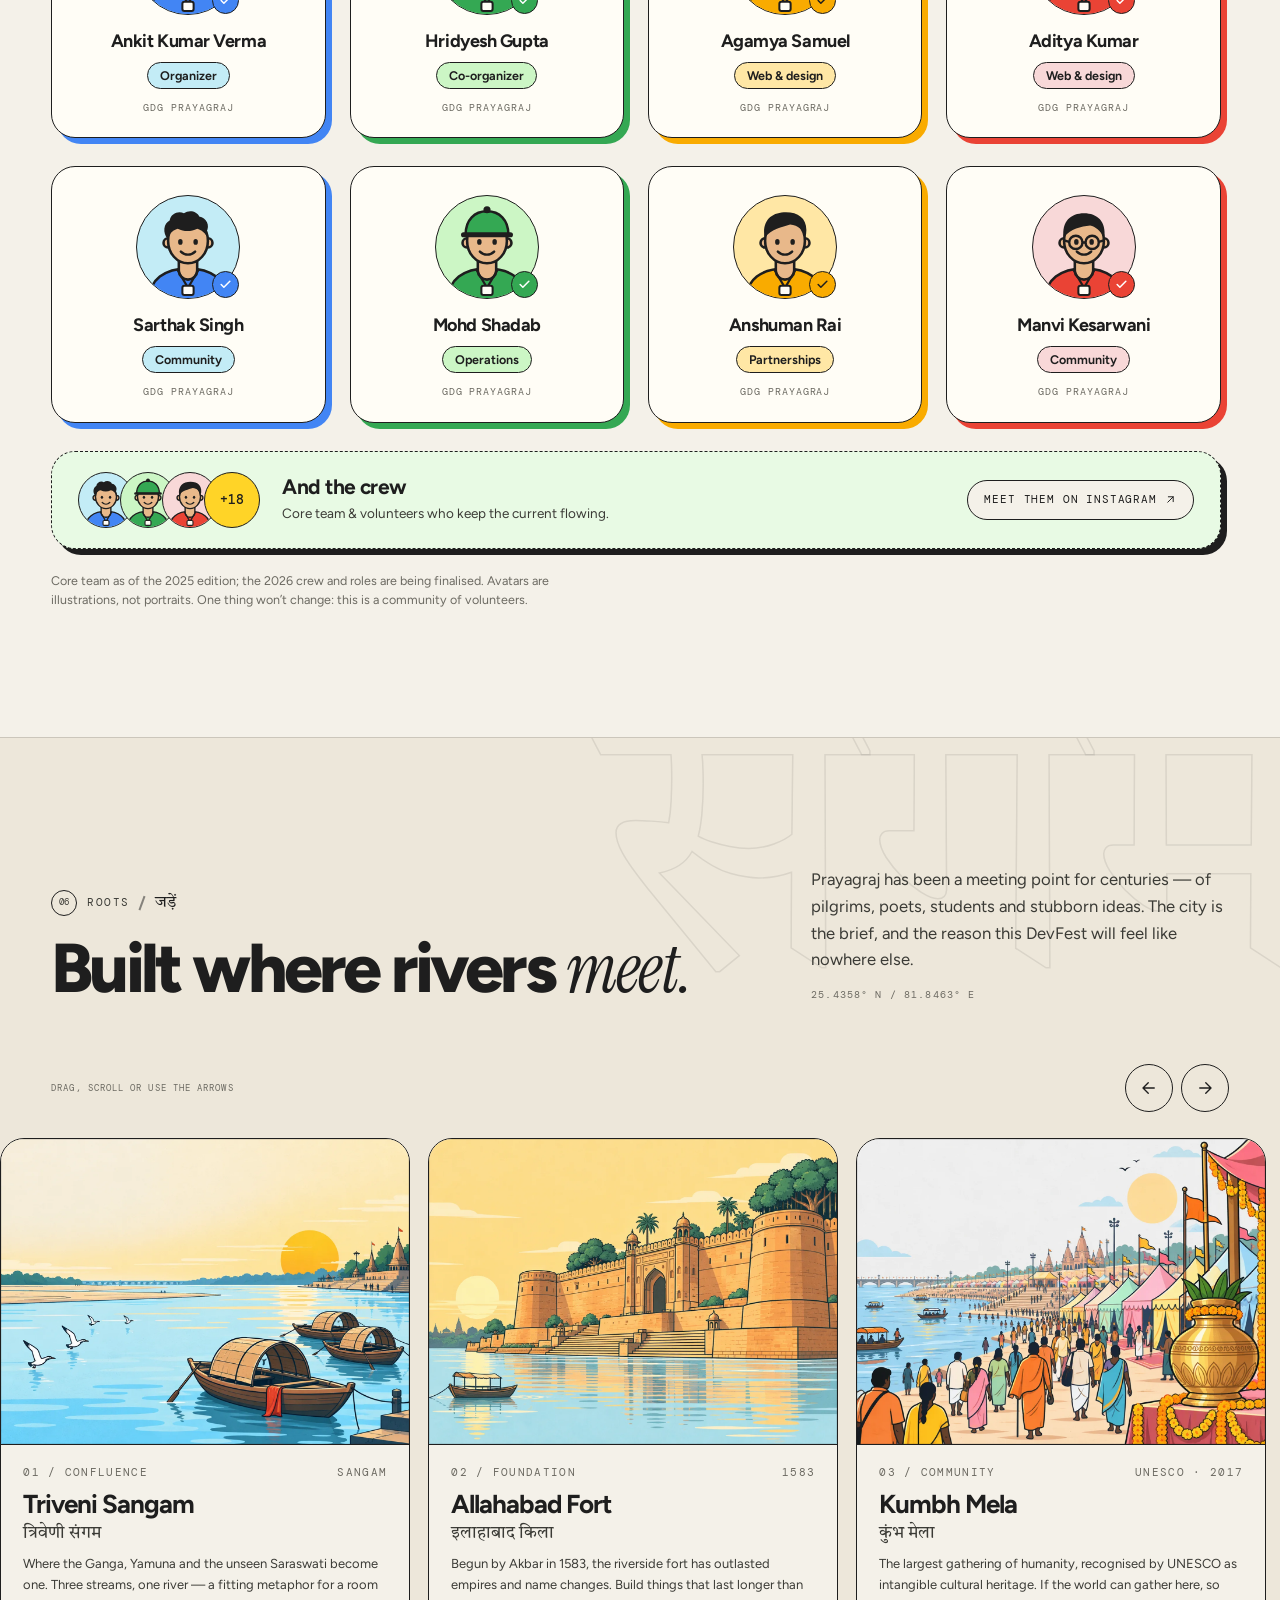
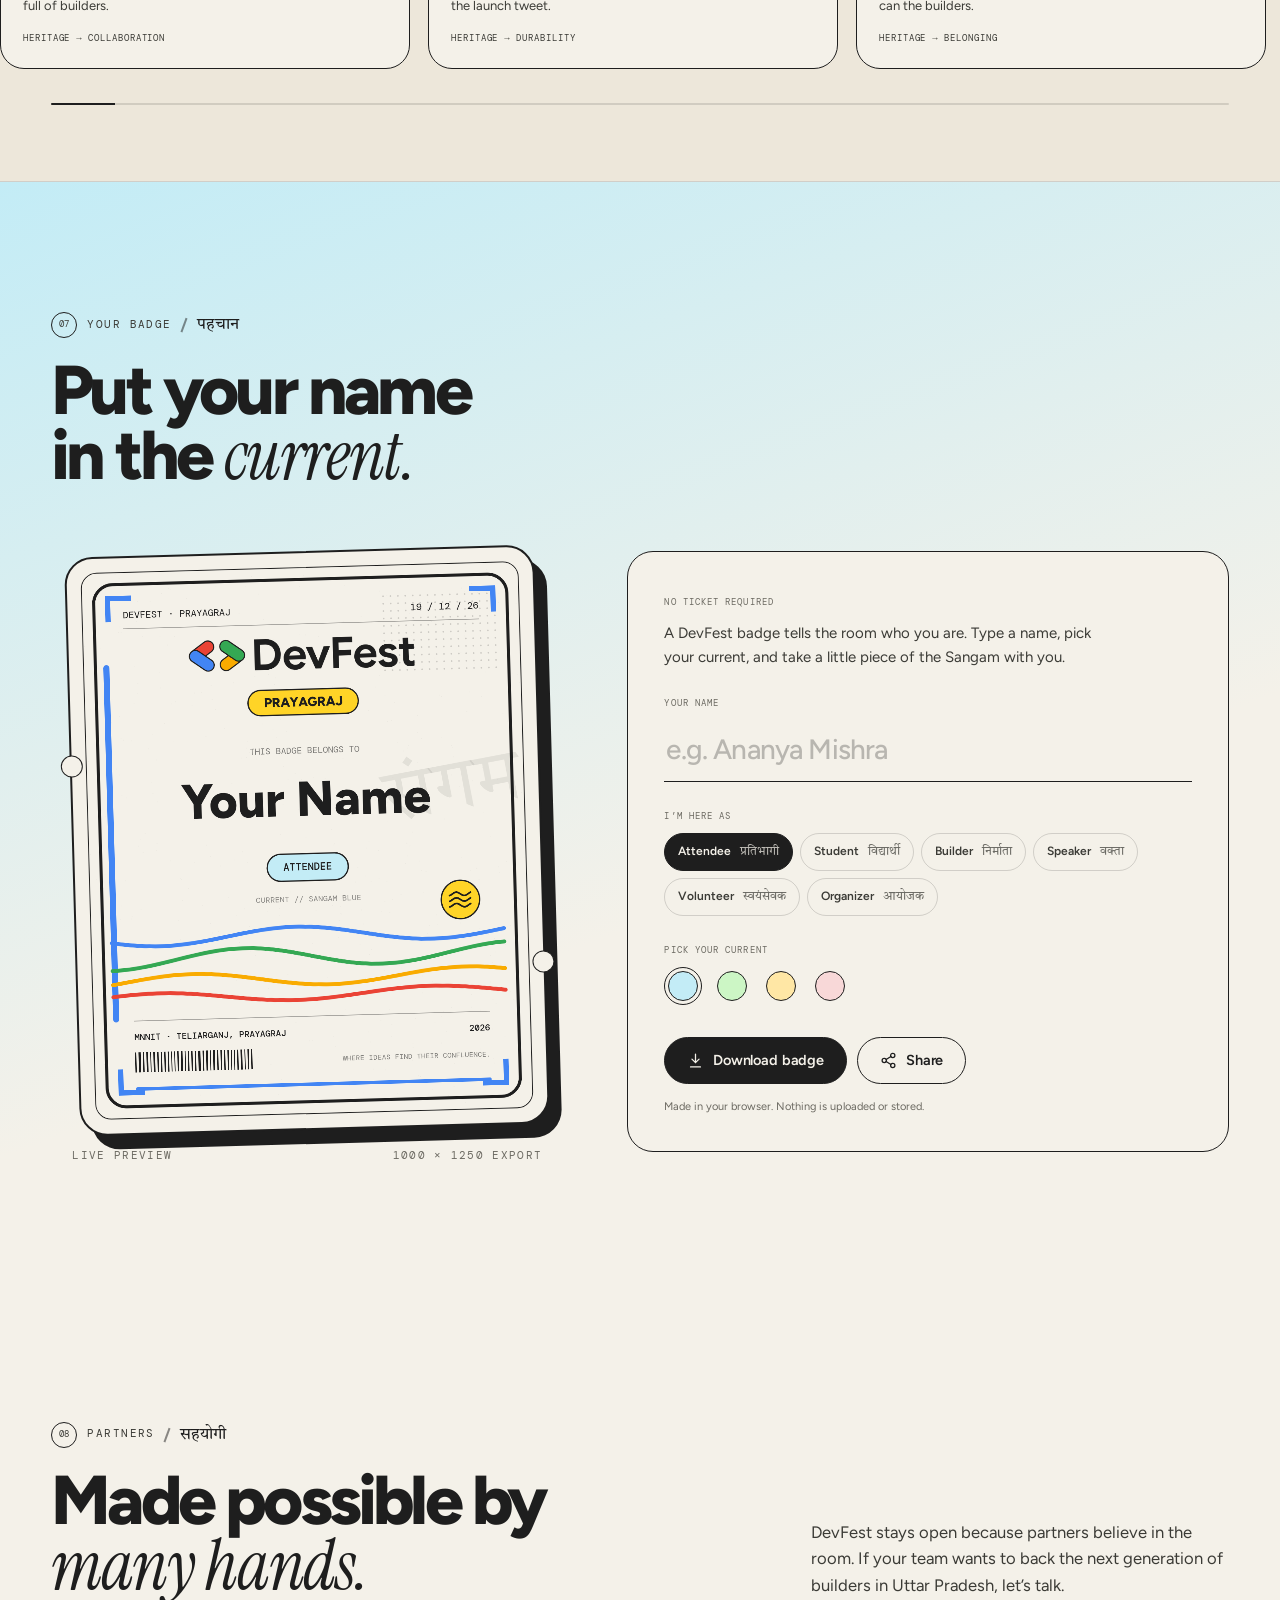
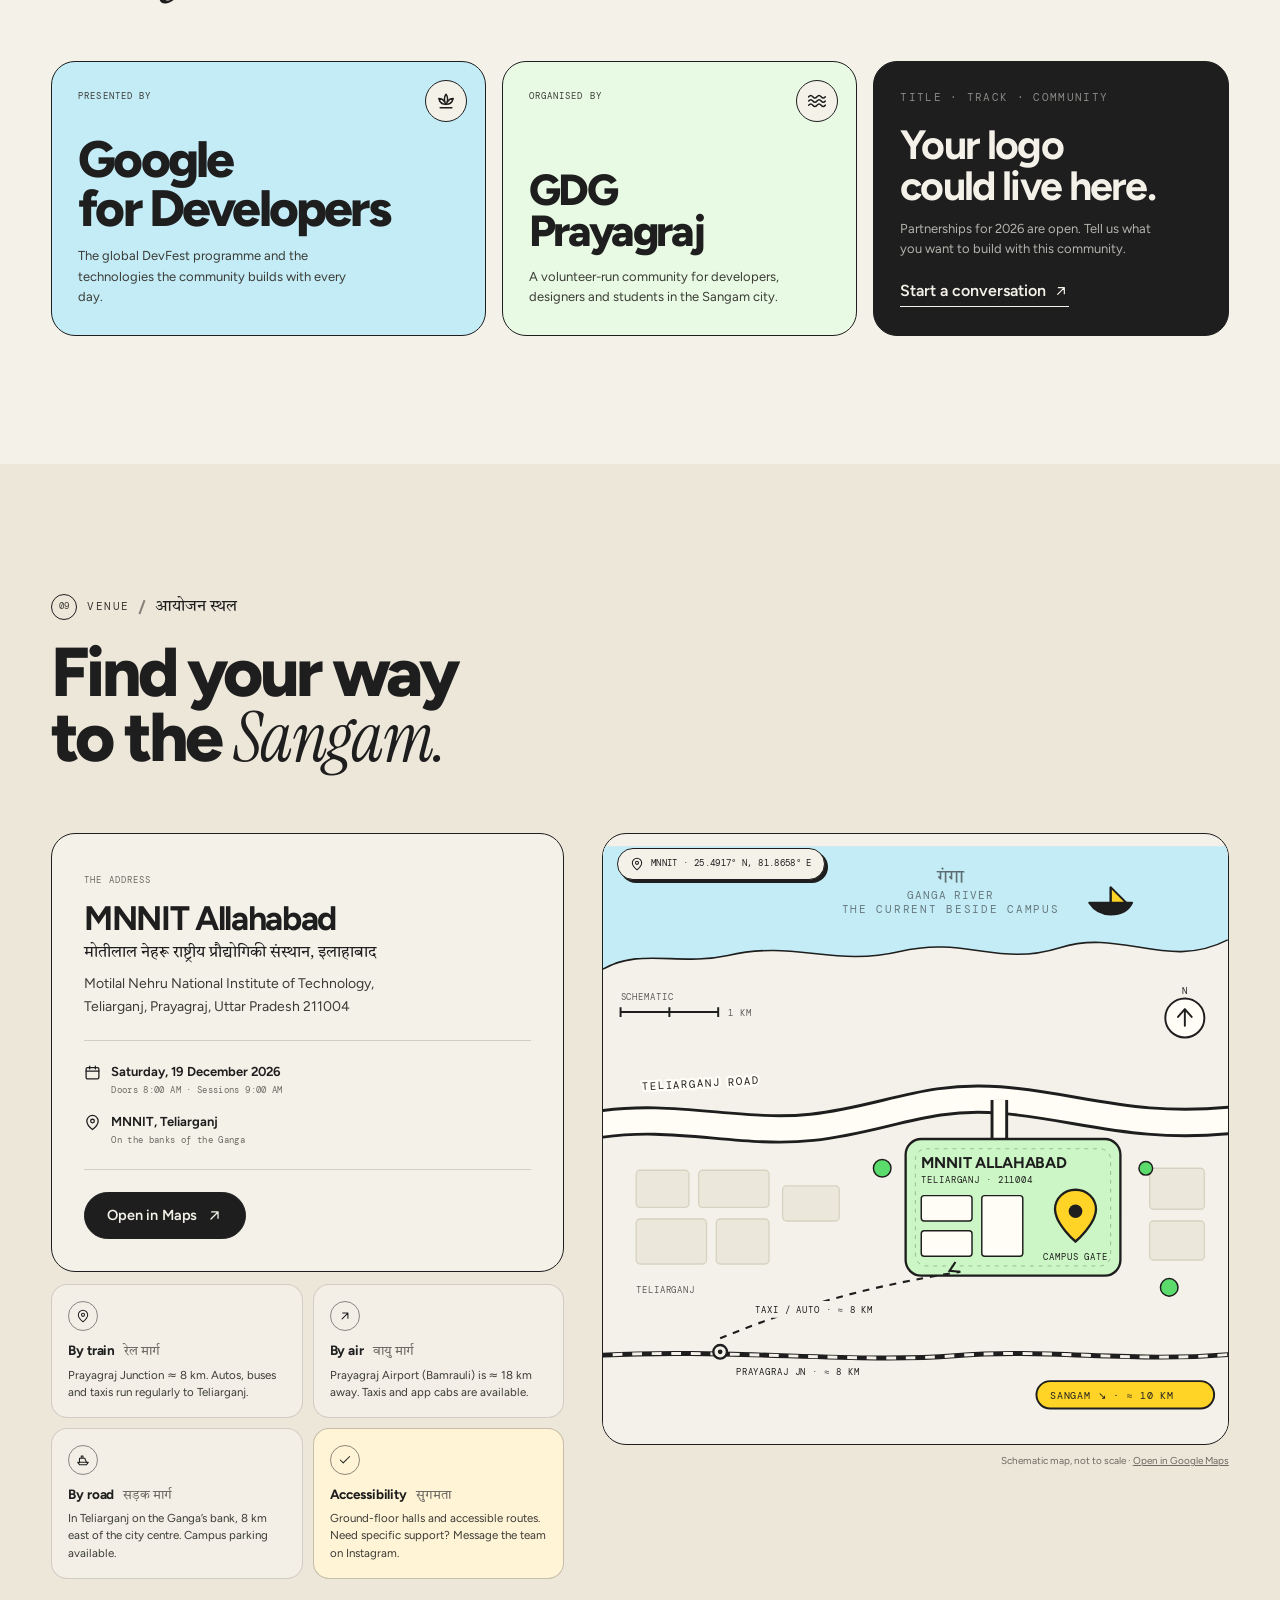
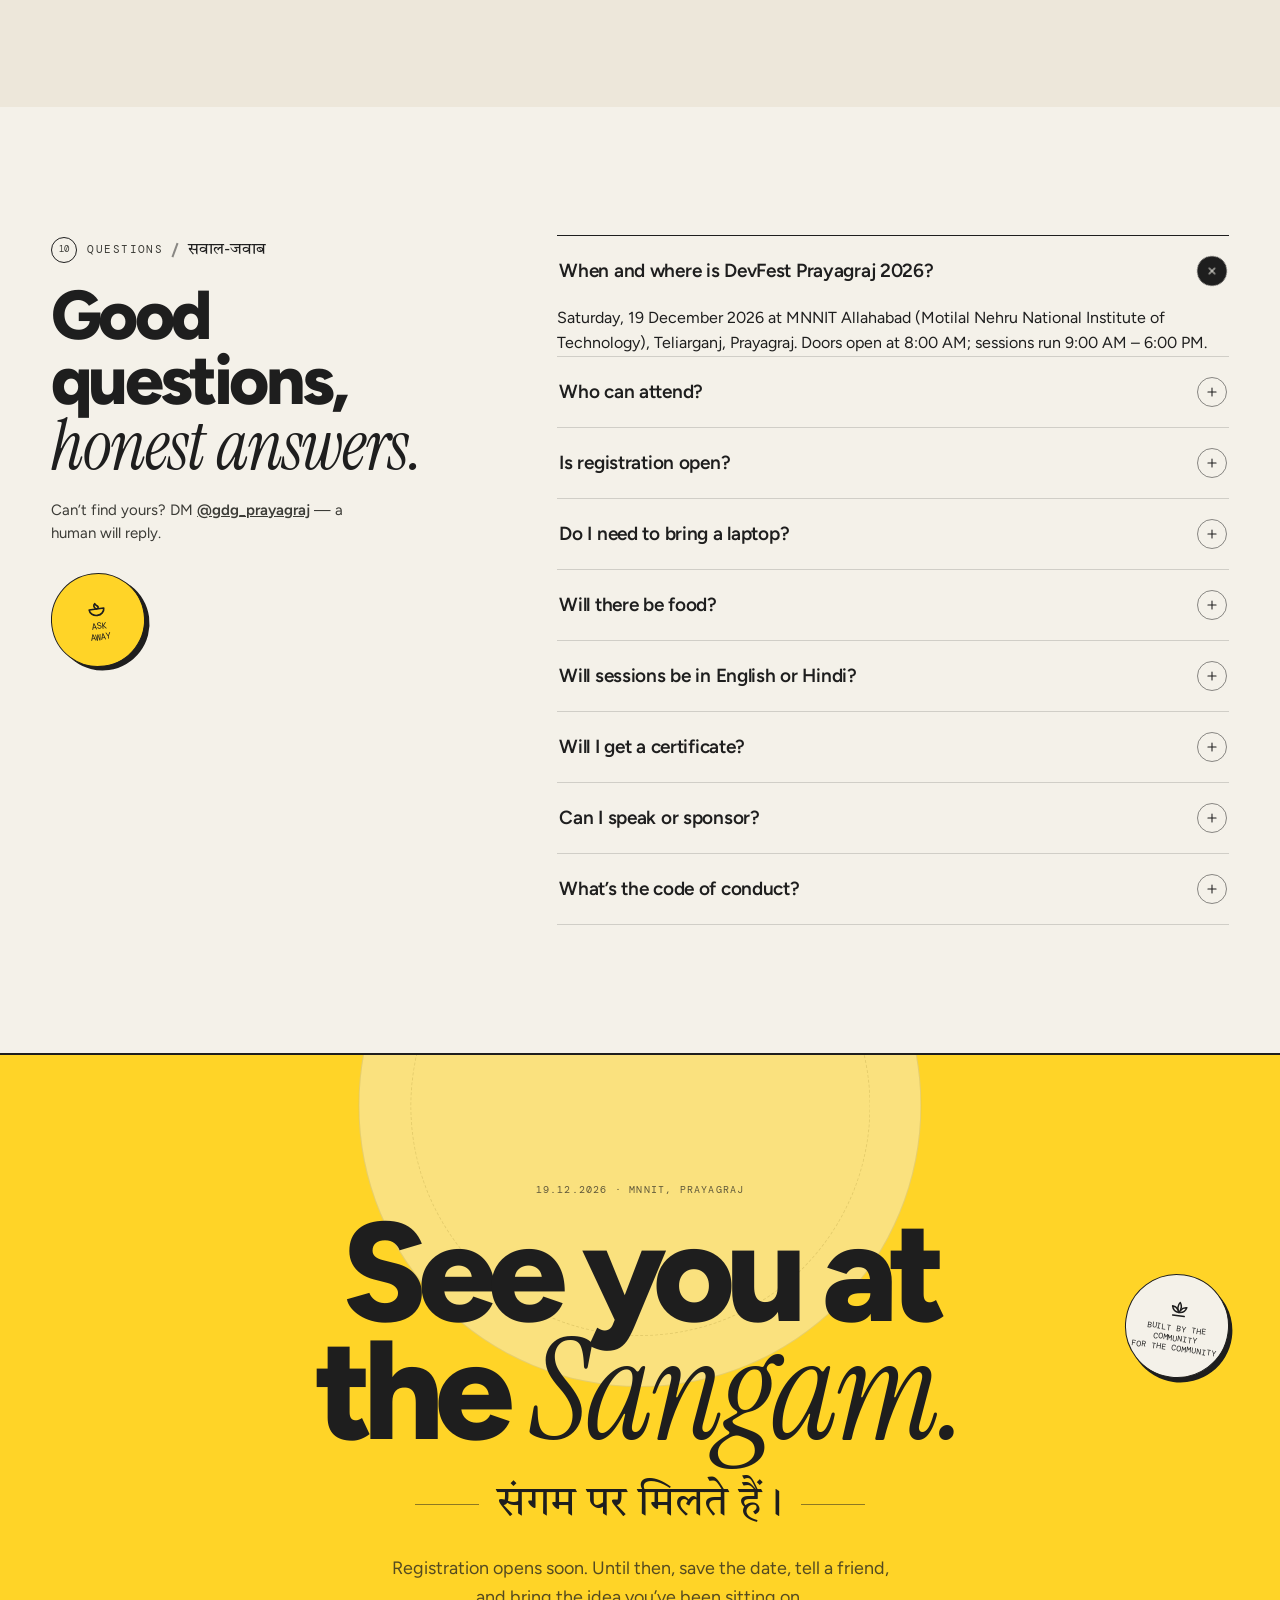
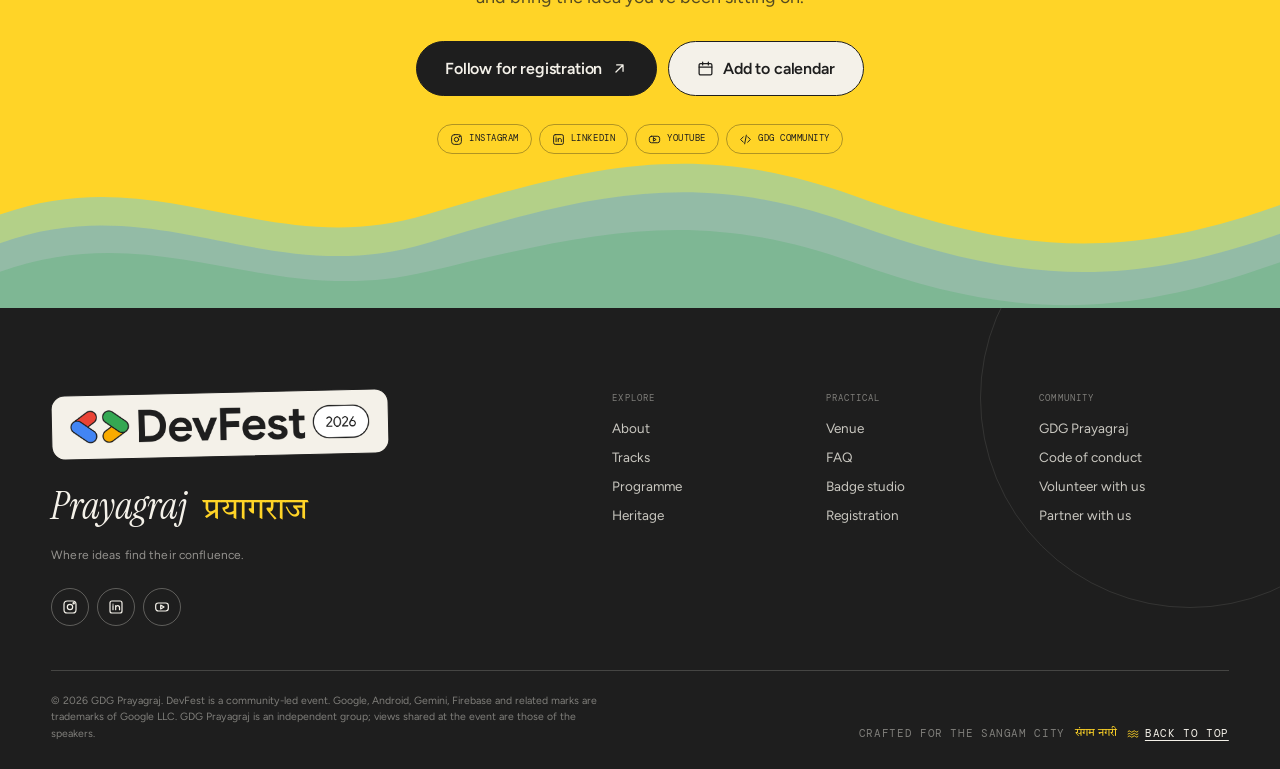
<file: devfest-prayagraj-2026/index.html>
<!DOCTYPE html>
<html lang="en">
<head>
<meta charset="utf-8">
<meta name="viewport" content="width=device-width, initial-scale=1">
<title>DevFest Prayagraj 2026 — Where Ideas Find Their Confluence</title>
<meta name="description" content="DevFest Prayagraj 2026. 19 December at MNNIT Allahabad, Teliarganj. A day of agentic AI, Google Cloud, Android, web and community in the Sangam city. Organised by GDG Prayagraj.">
<meta name="theme-color" content="#F4F1E9">
<meta property="og:title" content="DevFest Prayagraj 2026 — Where Ideas Find Their Confluence">
<meta property="og:description" content="One day. Three streams. Infinite ideas. DevFest returns to the Sangam city on 19 December 2026 at MNNIT Allahabad, Teliarganj.">
<meta property="og:type" content="website">
<meta property="og:image" content="assets/img/og.png">
<meta property="og:image:width" content="1200">
<meta property="og:image:height" content="630">
<meta name="twitter:card" content="summary_large_image">
<meta name="twitter:title" content="DevFest Prayagraj 2026 — Where Ideas Find Their Confluence">
<meta name="twitter:description" content="19 December 2026 at MNNIT Allahabad, Teliarganj. Agentic AI, Google Cloud, Android, web and community at the Sangam.">
<meta name="twitter:image" content="assets/img/og.png">
<link rel="icon" href="assets/favicon.svg" type="image/svg+xml">
<link rel="apple-touch-icon" href="assets/favicon.png">
<link rel="preload" href="assets/fonts/figtree-latin.woff2" as="font" type="font/woff2" crossorigin>
<link rel="preload" href="assets/fonts/instrument-italic.woff2" as="font" type="font/woff2" crossorigin>
<link rel="preload" href="assets/fonts/tiro-dev.woff2" as="font" type="font/woff2" crossorigin>
<link rel="preload" href="assets/brand/devfest-2026-no-date.png" as="image">
<script type="application/ld+json">
{
  "@context": "https://schema.org",
  "@type": "Event",
  "name": "DevFest Prayagraj 2026",
  "description": "A one-day community-led developer conference by GDG Prayagraj on agentic AI, Google Cloud, Android and the web, held at the Sangam city.",
  "startDate": "2026-12-19T09:00:00+05:30",
  "endDate": "2026-12-19T18:00:00+05:30",
  "eventAttendanceMode": "https://schema.org/OfflineEventAttendanceMode",
  "eventStatus": "https://schema.org/EventScheduled",
  "image": "assets/img/og.png",
  "location": {
    "@type": "Place",
    "name": "Motilal Nehru National Institute of Technology Allahabad (MNNIT)",
    "address": {
      "@type": "PostalAddress",
      "streetAddress": "Teliarganj",
      "addressLocality": "Prayagraj",
      "addressRegion": "Uttar Pradesh",
      "postalCode": "211004",
      "addressCountry": "IN"
    },
    "geo": {
      "@type": "GeoCoordinates",
      "latitude": 25.4917,
      "longitude": 81.8658
    }
  },
  "organizer": {
    "@type": "Organization",
    "name": "GDG Prayagraj",
    "url": "https://gdg.community.dev/gdg-prayagraj/"
  }
}
</script>
<link rel="stylesheet" href="css/style.css">
</head>
<body class="is-preloading">

<a class="skip-link" href="#main">Skip to content</a>

<div class="preloader" id="preloader" aria-hidden="true">
  <div class="preloader__inner">
    <div class="preloader__mark">
      <img src="assets/brand/devfest-2026-no-date.png" alt="" width="1600" height="238">
    </div>
    <div class="preloader__meta">
      <span>Prayagraj</span>
      <span id="loaderPercent">00</span>
    </div>
    <div class="preloader__track"><span id="loaderBar"></span></div>
    <p class="preloader__note"><span class="hi" lang="hi">नमस्ते, प्रयागराज</span>Where three rivers meet</p>
  </div>
</div>

<div class="grain" aria-hidden="true"></div>
<div class="cursor" id="cursor" aria-hidden="true"><span class="cursor__dot"></span><span class="cursor__ring"></span></div>
<div class="scroll-progress" aria-hidden="true"><span id="scrollProgress"></span></div>

<svg class="svg-sprite" aria-hidden="true" focusable="false">
  <symbol id="i-arrow" viewBox="0 0 24 24"><path d="M7 17 17 7M8 7h9v9"/></symbol>
  <symbol id="i-arrow-left" viewBox="0 0 24 24"><path d="M19 12H5m6-7-7 7 7 7"/></symbol>
  <symbol id="i-arrow-right" viewBox="0 0 24 24"><path d="M5 12h14m-6-7 7 7-7 7"/></symbol>
  <symbol id="i-wave" viewBox="0 0 24 24"><path d="M2 7q2.5-3 5 0t5 0 5 0 5 0M2 12q2.5-3 5 0t5 0 5 0 5 0M2 17q2.5-3 5 0t5 0 5 0 5 0"/></symbol>
  <symbol id="i-lotus" viewBox="0 0 24 24"><path d="M12 4c2.6 3.2 2.6 8.4 0 12-2.6-3.6-2.6-8.8 0-12Z"/><path d="M12 16c-4.2 0-7.6-2.6-8.6-7 3.2.2 5.6 1.6 6.9 4M12 16c4.2 0 7.6-2.6 8.6-7-3.2.2-5.6 1.6-6.9 4M5 20h14"/></symbol>
  <symbol id="i-mic" viewBox="0 0 24 24"><rect x="9" y="3" width="6" height="11" rx="3"/><path d="M5.5 11a6.5 6.5 0 0 0 13 0M12 17.5V21M8.5 21h7"/></symbol>
  <symbol id="av-base" viewBox="0 0 100 100">
    <path d="M12 102c0-20 15-31 38-31s38 11 38 31Z" style="fill:var(--av-shirt,#4285F4)" stroke="#1E1E1E" stroke-width="2.5"/>
    <path d="M41 60h18v13a9 9 0 0 1-18 0Z" fill="#E8B88A" stroke="#1E1E1E" stroke-width="2.5"/>
    <path d="M40 73 50 90l10-17" fill="none" stroke="#1E1E1E" stroke-width="2.2" stroke-linecap="round" stroke-linejoin="round"/>
    <rect x="44.5" y="88" width="11" height="9" rx="2" fill="#FFFDF6" stroke="#1E1E1E" stroke-width="2"/>
    <circle cx="30.5" cy="46" r="4.5" fill="#E8B88A" stroke="#1E1E1E" stroke-width="2.5"/>
    <circle cx="69.5" cy="46" r="4.5" fill="#E8B88A" stroke="#1E1E1E" stroke-width="2.5"/>
    <ellipse cx="50" cy="44" rx="19.5" ry="22" fill="#E8B88A" stroke="#1E1E1E" stroke-width="2.5"/>
    <ellipse cx="42.5" cy="45" rx="2.2" ry="2.8" fill="#1E1E1E"/>
    <ellipse cx="57.5" cy="45" rx="2.2" ry="2.8" fill="#1E1E1E"/>
    <path d="M43 54.5c4 4 10 4 14 0" fill="none" stroke="#1E1E1E" stroke-width="2.4" stroke-linecap="round"/>
  </symbol>
  <symbol id="av-h1" viewBox="0 0 100 100"><path d="M30 41c-3-17 7-25 21-25s23 8 19 25c-2-8-7-12-15-13-8 3-18 4-25 13Z" fill="#1E1E1E"/></symbol>
  <symbol id="av-h2" viewBox="0 0 100 100"><path d="M30 42c-5-6-4-15 2-18 1-7 9-10 14-7 5-4 13-2 15 3 7 1 11 9 7 15 2 3 2 5 2 7-3-6-7-9-11-10-6 3-13 3-19 0-4 1-8 4-10 10Z" fill="#1E1E1E"/></symbol>
  <symbol id="av-h3" viewBox="0 0 100 100"><path d="M30 41c-2-16 7-24 20-24s22 8 20 24c-4-7-9-11-14-12-9 1-19 3-26 12Z" fill="#1E1E1E"/><g fill="none" stroke="#1E1E1E" stroke-width="2.4"><circle cx="42" cy="45.5" r="6.5"/><circle cx="58" cy="45.5" r="6.5"/><path d="M48.5 45.5h3M35.5 45l-5-1.5M64.5 45l5-1.5"/></g></symbol>
  <symbol id="av-h4" viewBox="0 0 100 100"><path d="M29 38c0-15 9-23 21-23s21 8 21 23Z" style="fill:var(--av-shirt,#4285F4)" stroke="#1E1E1E" stroke-width="2.5" stroke-linejoin="round"/><path d="M27 38h46" stroke="#1E1E1E" stroke-width="5" stroke-linecap="round"/><circle cx="50" cy="13.5" r="3.5" fill="#1E1E1E"/></symbol>
  <symbol id="i-plus" viewBox="0 0 24 24"><path d="M12 5v14M5 12h14"/></symbol>
  <symbol id="i-pin" viewBox="0 0 24 24"><path d="M20 10c0 6-8 12-8 12S4 16 4 10a8 8 0 1 1 16 0Z"/><circle cx="12" cy="10" r="2.6"/></symbol>
  <symbol id="i-calendar" viewBox="0 0 24 24"><rect x="3" y="5" width="18" height="16" rx="2"/><path d="M8 3v4M16 3v4M3 10h18"/></symbol>
  <symbol id="i-download" viewBox="0 0 24 24"><path d="M12 3v12m-5-5 5 5 5-5M5 21h14"/></symbol>
  <symbol id="i-share" viewBox="0 0 24 24"><circle cx="18" cy="5" r="3"/><circle cx="6" cy="12" r="3"/><circle cx="18" cy="19" r="3"/><path d="m8.6 10.6 6.8-4.2M8.6 13.4l6.8 4.2"/></symbol>
  <symbol id="i-chevron" viewBox="0 0 24 24"><path d="m6 9 6 6 6-6"/></symbol>
  <symbol id="i-check" viewBox="0 0 24 24"><path d="m4 12 5 5L20 6"/></symbol>
  <symbol id="i-boat" viewBox="0 0 24 24"><path d="M3 16h18l-3 4H6l-3-4Z"/><path d="M6 16V9h9l3 7M9 9V5h3v4"/></symbol>
  <symbol id="i-diya" viewBox="0 0 24 24"><path d="M4 13h16c0 4-3.6 7-8 7s-8-3-8-7Z"/><path d="M12 13c-2.8-1.6-3.2-4.6-1-6 .4 1.6 1.7 2.3 2.6 3.2.9.9.7 2.2-1.6 2.8Z"/></symbol>
  <symbol id="i-instagram" viewBox="0 0 24 24"><rect x="3" y="3" width="18" height="18" rx="5"/><circle cx="12" cy="12" r="4"/><circle cx="17.5" cy="6.5" r="1"/></symbol>
  <symbol id="i-linkedin" viewBox="0 0 24 24"><rect x="3" y="3" width="18" height="18" rx="3"/><path d="M7.5 10v6M7.5 7.6v.1M11.5 16v-6m0 2.4c.6-1.5 1.6-2.4 3-2.4 1.8 0 2.8 1.2 2.8 3.3V16"/></symbol>
  <symbol id="i-youtube" viewBox="0 0 24 24"><rect x="2.5" y="6" width="19" height="12" rx="4"/><path d="m10 9 5 3-5 3V9Z"/></symbol>
  <symbol id="i-code" viewBox="0 0 24 24"><path d="m8 7-5 5 5 5M16 7l5 5-5 5M13.5 4l-3 16"/></symbol>
  <symbol id="i-android" viewBox="0 0 24 24"><path d="M7 3.5l1.6 2.4M17 3.5l-1.6 2.4" stroke="currentColor" stroke-width="2" stroke-linecap="round"/><path d="M5 11.5c0-3.87 3.13-7 7-7s7 3.13 7 7H5z" fill="currentColor"/><circle cx="8.5" cy="8.5" r="1.1" fill="#fff"/><circle cx="15.5" cy="8.5" r="1.1" fill="#fff"/></symbol>
  <symbol id="i-cloud" viewBox="0 0 24 24"><path d="M19.35 10.04C18.67 6.59 15.64 4 12 4 9.11 4 6.6 5.64 5.35 8.04 2.34 8.36 0 10.91 0 14c0 3.31 2.69 6 6 6h13c2.76 0 5-2.24 5-5 0-2.64-2.05-4.78-4.65-4.96z" fill="none" stroke="currentColor" stroke-width="2" stroke-linejoin="round"/></symbol>
  <symbol id="i-terminal" viewBox="0 0 24 24"><path d="M4 17l6-5-6-5M12 19h8" fill="none" stroke="currentColor" stroke-width="2.5" stroke-linecap="round" stroke-linejoin="round"/></symbol>
  <symbol id="i-gdg-chevrons" viewBox="0 0 28 20"><path d="M8 3L2 10l6 7" stroke="#EA4335" stroke-width="3" stroke-linecap="round" stroke-linejoin="round" fill="none"/><path d="M20 3l6 7-6 7" stroke="#4285F4" stroke-width="3" stroke-linecap="round" stroke-linejoin="round" fill="none"/></symbol>
</svg>

<div class="topbar">
  <div class="topbar__marquee" aria-hidden="true">
    <div class="topbar__track">
      <div class="topbar__set">
        <span>19 December 2026</span><svg class="ic"><use href="#i-wave"/></svg>
        <span class="hi" lang="hi">नमस्ते प्रयागराज</span><svg class="ic"><use href="#i-wave"/></svg>
        <span>MNNIT, Prayagraj</span><svg class="ic"><use href="#i-wave"/></svg>
        <span>Registrations opening soon</span><svg class="ic"><use href="#i-wave"/></svg>
        <span class="hi" lang="hi">आपका स्वागत है</span><svg class="ic"><use href="#i-wave"/></svg>
        <span>GDG Prayagraj presents</span><svg class="ic"><use href="#i-wave"/></svg>
      </div>
      <div class="topbar__set">
        <span>19 December 2026</span><svg class="ic"><use href="#i-wave"/></svg>
        <span class="hi" lang="hi">नमस्ते प्रयागराज</span><svg class="ic"><use href="#i-wave"/></svg>
        <span>MNNIT, Prayagraj</span><svg class="ic"><use href="#i-wave"/></svg>
        <span>Registrations opening soon</span><svg class="ic"><use href="#i-wave"/></svg>
        <span class="hi" lang="hi">आपका स्वागत है</span><svg class="ic"><use href="#i-wave"/></svg>
        <span>GDG Prayagraj presents</span><svg class="ic"><use href="#i-wave"/></svg>
      </div>
      <div class="topbar__set">
        <span>19 December 2026</span><svg class="ic"><use href="#i-wave"/></svg>
        <span class="hi" lang="hi">नमस्ते प्रयागराज</span><svg class="ic"><use href="#i-wave"/></svg>
        <span>MNNIT, Prayagraj</span><svg class="ic"><use href="#i-wave"/></svg>
        <span>Registrations opening soon</span><svg class="ic"><use href="#i-wave"/></svg>
        <span class="hi" lang="hi">आपका स्वागत है</span><svg class="ic"><use href="#i-wave"/></svg>
        <span>GDG Prayagraj presents</span><svg class="ic"><use href="#i-wave"/></svg>
      </div>
      <div class="topbar__set">
        <span>19 December 2026</span><svg class="ic"><use href="#i-wave"/></svg>
        <span class="hi" lang="hi">नमस्ते प्रयागराज</span><svg class="ic"><use href="#i-wave"/></svg>
        <span>MNNIT, Prayagraj</span><svg class="ic"><use href="#i-wave"/></svg>
        <span>Registrations opening soon</span><svg class="ic"><use href="#i-wave"/></svg>
        <span class="hi" lang="hi">आपका स्वागत है</span><svg class="ic"><use href="#i-wave"/></svg>
        <span>GDG Prayagraj presents</span><svg class="ic"><use href="#i-wave"/></svg>
      </div>
      <div class="topbar__set">
        <span>19 December 2026</span><svg class="ic"><use href="#i-wave"/></svg>
        <span class="hi" lang="hi">नमस्ते प्रयागराज</span><svg class="ic"><use href="#i-wave"/></svg>
        <span>MNNIT, Prayagraj</span><svg class="ic"><use href="#i-wave"/></svg>
        <span>Registrations opening soon</span><svg class="ic"><use href="#i-wave"/></svg>
        <span class="hi" lang="hi">आपका स्वागत है</span><svg class="ic"><use href="#i-wave"/></svg>
        <span>GDG Prayagraj presents</span><svg class="ic"><use href="#i-wave"/></svg>
      </div>
      <div class="topbar__set">
        <span>19 December 2026</span><svg class="ic"><use href="#i-wave"/></svg>
        <span class="hi" lang="hi">नमस्ते प्रयागराज</span><svg class="ic"><use href="#i-wave"/></svg>
        <span>MNNIT, Prayagraj</span><svg class="ic"><use href="#i-wave"/></svg>
        <span>Registrations opening soon</span><svg class="ic"><use href="#i-wave"/></svg>
        <span class="hi" lang="hi">आपका स्वागत है</span><svg class="ic"><use href="#i-wave"/></svg>
        <span>GDG Prayagraj presents</span><svg class="ic"><use href="#i-wave"/></svg>
      </div>
    </div>
  </div>
</div>

<header class="site-header" id="siteHeader">
  <div class="nav-wrap container">
    <a class="brand" href="#home" aria-label="DevFest Prayagraj 2026 — home">
      <img src="assets/brand/devfest-2026-no-date.png" alt="DevFest" width="1600" height="238">
      <span class="brand__loc">Prayagraj <span>’26</span></span>
    </a>

    <nav class="desktop-nav" aria-label="Primary">
      <a href="#about">About <span class="nav-hi hi" lang="hi">परिचय</span></a>
      <a href="#tracks">Tracks <span class="nav-hi hi" lang="hi">धाराएँ</span></a>
      <a href="#programme">Programme <span class="nav-hi hi" lang="hi">कार्यक्रम</span></a>
      <a href="#heritage">Heritage <span class="nav-hi hi" lang="hi">विरासत</span></a>
      <a href="#venue">Venue <span class="nav-hi hi" lang="hi">स्थल</span></a>
      <a href="#faq">FAQ <span class="nav-hi hi" lang="hi">सवाल</span></a>
    </nav>

    <div class="nav-actions">
      <a class="btn btn--small magnetic" href="#register">
        <span>Register</span>
        <svg class="ic"><use href="#i-arrow"/></svg>
      </a>
      <button class="menu-toggle" id="menuToggle" aria-label="Open menu" aria-expanded="false" aria-controls="mobileMenu">
        <span></span><span></span>
      </button>
    </div>
  </div>
</header>

<div class="mobile-menu" id="mobileMenu" aria-hidden="true">
  <div class="mobile-menu__head container">
    <span class="mono">DevFest Prayagraj ’26</span>
    <button class="mobile-menu__close" id="menuClose" aria-label="Close menu">Close</button>
  </div>
  <nav class="mobile-menu__nav container" aria-label="Mobile">
    <a href="#about"><span>01</span>About<i class="hi" lang="hi">परिचय</i></a>
    <a href="#tracks"><span>02</span>Tracks<i class="hi" lang="hi">धाराएँ</i></a>
    <a href="#programme"><span>03</span>Programme<i class="hi" lang="hi">कार्यक्रम</i></a>
    <a href="#heritage"><span>04</span>Heritage<i class="hi" lang="hi">विरासत</i></a>
    <a href="#venue"><span>05</span>Venue<i class="hi" lang="hi">स्थल</i></a>
    <a href="#faq"><span>06</span>FAQ<i class="hi" lang="hi">सवाल-जवाब</i></a>
  </nav>
  <div class="mobile-menu__foot container">
    <a class="btn" href="#register"><span>Register interest</span><svg class="ic"><use href="#i-arrow"/></svg></a>
    <div class="mobile-menu__meta">
      <span>19.12.26</span><span>MNNIT · Teliarganj</span><span>Prayagraj</span>
    </div>
  </div>
  <div class="mobile-menu__river" aria-hidden="true"></div>
</div>

<main id="main">

  <!-- ================= HERO ================= -->
  <section class="hero" id="home">
    <canvas class="hero__canvas" id="confluenceCanvas" aria-hidden="true"></canvas>
    <div class="hero__grid" aria-hidden="true"></div>

    <div class="hero__stickers" aria-hidden="true">
      <!-- Left side icons & logos -->
      <div class="float-sticker float-sticker--boat" data-parallax="0.06" title="Sangam Boat">
        <svg class="ic"><use href="#i-boat"/></svg>
      </div>
      <div class="float-sticker float-sticker--android" data-parallax="0.07" title="Android">
        <svg class="ic"><use href="#i-android"/></svg>
      </div>
      <div class="float-sticker float-sticker--prompt" data-parallax="0.09" title="Terminal">
        <svg class="ic"><use href="#i-terminal"/></svg>
      </div>
      <div class="float-sticker float-sticker--gdg" data-parallax="0.05" title="GDG">
        <svg class="ic"><use href="#i-gdg-chevrons"/></svg>
      </div>
      <div class="float-sticker float-sticker--hindi" data-parallax="0.08">संगम</div>

      <!-- Right side icons & logos -->
      <div class="float-sticker float-sticker--dot" data-parallax="0.12">19.12.26</div>
      <div class="float-sticker float-sticker--diya" data-parallax="0.08" title="Diya">
        <svg class="ic"><use href="#i-diya"/></svg>
      </div>
      <div class="float-sticker float-sticker--lotus" data-parallax="0.06" title="Lotus">
        <svg class="ic"><use href="#i-lotus"/></svg>
      </div>
      <div class="float-sticker float-sticker--cloud" data-parallax="0.07" title="Google Cloud">
        <svg class="ic"><use href="#i-cloud"/></svg>
      </div>
      <div class="float-sticker float-sticker--code" data-parallax="0.09" title="Code">
        <svg class="ic"><use href="#i-code"/></svg>
      </div>
      <div class="float-sticker float-sticker--brace" data-parallax="0.04">{ }</div>
      <div class="float-sticker float-sticker--wave" data-parallax="0.06" title="Sangam Wave">
        <svg class="ic"><use href="#i-wave"/></svg>
      </div>
    </div>

    <div class="container hero__inner">
      <div class="hero__copy">
        <div class="eyebrow" data-reveal>
          <span class="eyebrow__dot"></span>
          <span>GDG Prayagraj presents</span>
          <span class="eyebrow__line"></span>
          <span class="mono">2026</span>
        </div>

        <h1 class="hero__title">
          <span class="line"><span class="word" style="--i:0"><span>Where</span></span> <span class="word" style="--i:1"><span>ideas</span></span></span>
          <span class="line"><span class="word" style="--i:2"><span>find</span></span> <span class="word" style="--i:3"><span>their</span></span></span>
          <span class="line"><span class="word word--serif" style="--i:4"><span>confluence.</span></span></span>
        </h1>

        <p class="hero__hindi hi" lang="hi" data-reveal style="--d:480ms">जहाँ विचारों का संगम होता है।</p>

        <p class="hero__lede" data-reveal style="--d:520ms">
          One day. Three streams of possibility. DevFest returns to the Sangam city with
          talks, hands-on labs and the people building what’s next.
        </p>

        <div class="hero__meta" data-reveal style="--d:620ms">
          <div class="meta-pill">
            <svg class="ic"><use href="#i-calendar"/></svg>
            <span><b>Sat, 19 Dec 2026</b><small>9:00 AM onwards</small></span>
          </div>
          <div class="meta-pill">
            <svg class="ic"><use href="#i-pin"/></svg>
            <span><b>MNNIT, Prayagraj</b><small>Teliarganj · Uttar Pradesh</small></span>
          </div>
        </div>

        <div class="hero__actions" data-reveal style="--d:700ms">
          <a class="btn btn--primary magnetic" href="#register">
            <span>Register interest</span>
            <svg class="ic"><use href="#i-arrow"/></svg>
          </a>
          <a class="btn btn--ghost magnetic" href="#programme">
            <span>Explore the day</span>
            <svg class="ic"><use href="#i-chevron"/></svg>
          </a>
        </div>

        <div class="hero__stats" data-reveal style="--d:780ms">
          <div><strong data-count="700">700</strong><span>+</span><small>minds in 2025 <i class="hi" lang="hi">प्रतिभागी</i></small></div>
          <div><strong data-count="4">4</strong><span></span><small>tracks <i class="hi" lang="hi">धाराएँ</i></small></div>
          <div><strong data-count="1">1</strong><span></span><small>special day <i class="hi" lang="hi">शानदार दिन</i></small></div>
        </div>
      </div>

      <div class="hero__visual" data-reveal style="--d:300ms">
        <div class="hero-poster" id="heroPoster">
          <div class="hero-poster__top">
            <span class="mono">GDG · PRAYAGRAJ</span>
            <span class="mono">19 / 12 / 26</span>
          </div>

          <div class="hero-poster__art">
            <svg class="poster-svg" viewBox="0 0 420 430" aria-hidden="true">
              <defs>
                <pattern id="dotsPattern" width="12" height="12" patternUnits="userSpaceOnUse">
                  <circle cx="2" cy="2" r="1.4" fill="#1E1E1E" opacity=".28"/>
                </pattern>
                <clipPath id="artClip"><rect x="0" y="0" width="420" height="430" rx="18"/></clipPath>
              </defs>
              <g clip-path="url(#artClip)">
                <rect width="420" height="430" fill="#F4F1E9"/>
                <rect x="250" y="20" width="150" height="120" fill="url(#dotsPattern)" opacity=".55"/>
                <g class="poster-sun">
                  <circle cx="322" cy="112" r="62" fill="#FFD427" stroke="#1E1E1E" stroke-width="2.5"/>
                  <g stroke="#1E1E1E" stroke-width="2" stroke-linecap="round">
                    <path d="M322 28v-14M322 210v-14M238 112h-14M420 112h-14M263 53l-10-10M391 181l-10-10M381 53l10-10M253 181l-10-10"/>
                  </g>
                </g>

                <g class="poster-birds" stroke="#1E1E1E" stroke-width="2.5" fill="none" stroke-linecap="round">
                  <path d="M80 96c8-7 14-7 22 0 8-7 14-7 22 0"/>
                  <path d="M126 70c6-5 10-5 16 0 6-5 10-5 16 0"/>
                </g>

                <g class="poster-river" fill="none" stroke-linecap="round">
                  <path d="M-20 262c60-34 112 22 172-4s104-42 164-10 84 18 124 2" stroke="#4285F4" stroke-width="30" opacity=".9"/>
                  <path d="M-20 292c60-34 112 22 172-4s104-42 164-10 84 18 124 2" stroke="#57CAFF" stroke-width="16" opacity=".9"/>
                  <path d="M-20 326c60-28 112 20 172-2s104-36 164-6 84 16 124 4" stroke="#34A853" stroke-width="20" opacity=".85"/>
                  <path d="M-20 356c60-24 112 16 172 0s104-30 164-4 84 14 124 6" stroke="#FFD427" stroke-width="14" opacity=".95"/>
                </g>

                <g class="poster-ghat" stroke="#1E1E1E" stroke-width="2.5" stroke-linejoin="round">
                  <rect x="24" y="228" width="74" height="38" fill="#FFE7A5"/>
                  <path d="M34 266v-24a10 10 0 0 1 20 0v24M62 266v-24a10 10 0 0 1 20 0v24"/>
                  <path d="M100 266v-46h18v46M118 238h16v28M134 224l14-22 14 22v42h-28Z" fill="#F8D8D8"/>
                  <path d="M150 244v-12M152 232v-8" stroke-width="2"/>
                  <rect x="16" y="266" width="154" height="10" fill="#C3ECF6"/>
                </g>

                <g class="poster-boat" stroke="#1E1E1E" stroke-width="3" stroke-linejoin="round">
                  <path d="M252 368h104l-14 24h-76l-14-24Z" fill="#1E1E1E"/>
                  <path d="M270 368v-26h52l16 26" fill="#F8D8D8"/>
                  <path d="M282 342h36" stroke-width="2"/>
                  <path d="M266 392h76" stroke-width="2"/>
                  <path d="M238 382l-18 16" stroke-width="2.5"/>
                </g>

                <g class="poster-ripple" stroke="#1E1E1E" stroke-width="2" fill="none" opacity=".4">
                  <path d="M244 410h116M258 402h88M276 418h52"/>
                </g>
              </g>
              <rect x="1.5" y="1.5" width="417" height="427" rx="18" fill="none" stroke="#1E1E1E" stroke-width="3"/>
            </svg>

            <div class="hero-poster__logo">
              <img src="assets/brand/devfest-2026-no-date.png" alt="DevFest" width="1600" height="238">
            </div>
            <span class="hero-poster__loc">Prayagraj</span>
            <span class="hero-poster__year">2026</span>
            <span class="hero-poster__hindi" aria-hidden="true">संगम</span>
          </div>

          <div class="hero-poster__bottom">
            <div class="hero-poster__venue">
              <svg class="ic"><use href="#i-pin"/></svg>
              <span>MNNIT · Teliarganj</span>
            </div>
            <span class="hero-poster__badge">One current</span>
          </div>

          <div class="hero-poster__sticker">BUILD · BELONG · BEYOND</div>
          <div class="hero-poster__sunsticker" aria-hidden="true">
            <svg class="ic"><use href="#i-diya"/></svg>
          </div>
        </div>

        <div class="hero__scribble" aria-hidden="true">
          <svg viewBox="0 0 180 70" fill="none">
            <path d="M4 50c28-32 62-38 86-14 18 18-8 30-18 16-9-13 20-26 48-22 20 3 34 12 52 10" stroke="#1E1E1E" stroke-width="2" stroke-linecap="round"/>
          </svg>
          <span class="hi" lang="hi">चलो, संगम चलें!</span>
        </div>
      </div>
    </div>

    <div class="hero__scroll" aria-hidden="true">
      <span>Scroll</span>
      <span class="hero__scroll-line"></span>
    </div>
  </section>

  <!-- ================= MARQUEE ================= -->
  <div class="ribbon" aria-label="DevFest themes">
    <div class="ribbon__track">
      <div class="ribbon__set">
        <span>Build</span><svg class="ic"><use href="#i-wave"/></svg>
        <span class="hi" lang="hi">बनाओ</span><svg class="ic"><use href="#i-lotus"/></svg>
        <span class="ribbon__serif">Belong</span><svg class="ic"><use href="#i-wave"/></svg>
        <span class="hi" lang="hi">जुड़ो</span><svg class="ic"><use href="#i-lotus"/></svg>
        <span>Beyond</span><svg class="ic"><use href="#i-wave"/></svg>
        <span class="hi" lang="hi">आगे बढ़ो</span><svg class="ic"><use href="#i-lotus"/></svg>
        <span class="ribbon__serif">Sangam</span><svg class="ic"><use href="#i-wave"/></svg>
        <span class="hi" lang="hi">संगम</span><svg class="ic"><use href="#i-lotus"/></svg>
      </div>
      <div class="ribbon__set" aria-hidden="true">
        <span>Build</span><svg class="ic"><use href="#i-wave"/></svg>
        <span class="hi" lang="hi">बनाओ</span><svg class="ic"><use href="#i-lotus"/></svg>
        <span class="ribbon__serif">Belong</span><svg class="ic"><use href="#i-wave"/></svg>
        <span class="hi" lang="hi">जुड़ो</span><svg class="ic"><use href="#i-lotus"/></svg>
        <span>Beyond</span><svg class="ic"><use href="#i-wave"/></svg>
        <span class="hi" lang="hi">आगे बढ़ो</span><svg class="ic"><use href="#i-lotus"/></svg>
        <span class="ribbon__serif">Sangam</span><svg class="ic"><use href="#i-wave"/></svg>
        <span class="hi" lang="hi">संगम</span><svg class="ic"><use href="#i-lotus"/></svg>
      </div>
      <div class="ribbon__set" aria-hidden="true">
        <span>Build</span><svg class="ic"><use href="#i-wave"/></svg>
        <span class="hi" lang="hi">बनाओ</span><svg class="ic"><use href="#i-lotus"/></svg>
        <span class="ribbon__serif">Belong</span><svg class="ic"><use href="#i-wave"/></svg>
        <span class="hi" lang="hi">जुड़ो</span><svg class="ic"><use href="#i-lotus"/></svg>
        <span>Beyond</span><svg class="ic"><use href="#i-wave"/></svg>
        <span class="hi" lang="hi">आगे बढ़ो</span><svg class="ic"><use href="#i-lotus"/></svg>
        <span class="ribbon__serif">Sangam</span><svg class="ic"><use href="#i-wave"/></svg>
        <span class="hi" lang="hi">संगम</span><svg class="ic"><use href="#i-lotus"/></svg>
      </div>
      <div class="ribbon__set" aria-hidden="true">
        <span>Build</span><svg class="ic"><use href="#i-wave"/></svg>
        <span class="hi" lang="hi">बनाओ</span><svg class="ic"><use href="#i-lotus"/></svg>
        <span class="ribbon__serif">Belong</span><svg class="ic"><use href="#i-wave"/></svg>
        <span class="hi" lang="hi">जुड़ो</span><svg class="ic"><use href="#i-lotus"/></svg>
        <span>Beyond</span><svg class="ic"><use href="#i-wave"/></svg>
        <span class="hi" lang="hi">आगे बढ़ो</span><svg class="ic"><use href="#i-lotus"/></svg>
        <span class="ribbon__serif">Sangam</span><svg class="ic"><use href="#i-wave"/></svg>
        <span class="hi" lang="hi">संगम</span><svg class="ic"><use href="#i-lotus"/></svg>
      </div>
      <div class="ribbon__set" aria-hidden="true">
        <span>Build</span><svg class="ic"><use href="#i-wave"/></svg>
        <span class="hi" lang="hi">बनाओ</span><svg class="ic"><use href="#i-lotus"/></svg>
        <span class="ribbon__serif">Belong</span><svg class="ic"><use href="#i-wave"/></svg>
        <span class="hi" lang="hi">जुड़ो</span><svg class="ic"><use href="#i-lotus"/></svg>
        <span>Beyond</span><svg class="ic"><use href="#i-wave"/></svg>
        <span class="hi" lang="hi">आगे बढ़ो</span><svg class="ic"><use href="#i-lotus"/></svg>
        <span class="ribbon__serif">Sangam</span><svg class="ic"><use href="#i-wave"/></svg>
        <span class="hi" lang="hi">संगम</span><svg class="ic"><use href="#i-lotus"/></svg>
      </div>
      <div class="ribbon__set" aria-hidden="true">
        <span>Build</span><svg class="ic"><use href="#i-wave"/></svg>
        <span class="hi" lang="hi">बनाओ</span><svg class="ic"><use href="#i-lotus"/></svg>
        <span class="ribbon__serif">Belong</span><svg class="ic"><use href="#i-wave"/></svg>
        <span class="hi" lang="hi">जुड़ो</span><svg class="ic"><use href="#i-lotus"/></svg>
        <span>Beyond</span><svg class="ic"><use href="#i-wave"/></svg>
        <span class="hi" lang="hi">आगे बढ़ो</span><svg class="ic"><use href="#i-lotus"/></svg>
        <span class="ribbon__serif">Sangam</span><svg class="ic"><use href="#i-wave"/></svg>
        <span class="hi" lang="hi">संगम</span><svg class="ic"><use href="#i-lotus"/></svg>
      </div>
    </div>
  </div>

  <!-- ================= COUNTDOWN ================= -->
  <section class="countdown-band" id="countdown" aria-labelledby="countdownTitle">
    <div class="container countdown-band__inner">
      <div class="countdown-band__copy" data-reveal>
        <span class="mono mono--light">The current is rising</span>
        <h2 id="countdownTitle">How long till the <em>Sangam?</em></h2>
      </div>
      <div class="countdown" id="countdownTimer" data-reveal style="--d:120ms" aria-live="polite" aria-label="Countdown to DevFest Prayagraj 2026">
        <div class="countdown__unit"><span id="cdDays">--</span><i class="hi" lang="hi">दिन</i><small>days</small></div>
        <div class="countdown__sep" aria-hidden="true">:</div>
        <div class="countdown__unit"><span id="cdHours">--</span><i class="hi" lang="hi">घंटे</i><small>hours</small></div>
        <div class="countdown__sep" aria-hidden="true">:</div>
        <div class="countdown__unit"><span id="cdMins">--</span><i class="hi" lang="hi">मिनट</i><small>mins</small></div>
        <div class="countdown__sep" aria-hidden="true">:</div>
        <div class="countdown__unit"><span id="cdSecs">--</span><i class="hi" lang="hi">सेकंड</i><small>secs</small></div>
      </div>
      <div class="countdown-band__actions" data-reveal style="--d:200ms">
        <button class="btn btn--light btn--small magnetic js-calendar" type="button">
          <svg class="ic"><use href="#i-calendar"/></svg>
          <span>Add to calendar</span>
        </button>
        <span class="countdown-band__note">19.12.26 · 9:00 AM IST</span>
      </div>
    </div>
    <div class="countdown-band__halftone" aria-hidden="true"></div>
  </section>

  <!-- ================= ABOUT ================= -->
  <section class="section about" id="about">
    <div class="container">
      <div class="section-head">
        <div class="section-label" data-reveal><span>01</span> The idea <i class="hi" lang="hi">विचार</i></div>
        <h2 class="section-title" data-reveal style="--d:80ms">A conference shaped like a <em>river.</em></h2>
      </div>

      <div class="about__grid">
        <div class="about__lede" data-reveal>
          <p class="lede">DevFest is the world’s largest community-led developer conference. In Prayagraj, it becomes a meeting point — of students and staff engineers, first commits and bold bets, ancient ghats and new ideas.</p>
        </div>
        <div class="about__body" data-reveal style="--d:120ms">
          <p>This year’s DevFest lands in the agentic AI era. One day of talks, hands-on labs and honest conversations about building, securing and scaling what comes next. No gatekeeping. No jargon walls. Just the current — and everyone in it.</p>
          <p>Whether you’re writing your first line of code or shipping to millions, there’s a stream here with your name on it.</p>
          <div class="about__signature">
            <span class="mono">The DevFest Prayagraj creed</span>
            <p>“Three rivers. One Sangam. That’s the whole idea.”</p>
            <p class="hi" lang="hi">तीन नदियाँ। एक संगम।</p>
          </div>
        </div>
      </div>

      <div class="streams">
        <article class="stream-card stream-card--blue" data-reveal>
          <div class="stream-card__top">
            <span class="mono">01 / Ganga</span>
            <span class="stream-card__glyph hi" lang="hi" aria-hidden="true">गंगा</span>
          </div>
          <h3>Build</h3>
          <p>The main current. Keynotes, deep dives and demos on agentic AI, Google Cloud, Android and the web.</p>
          <span class="stream-card__tag">Talks · Demos · Labs</span>
        </article>

        <article class="stream-card stream-card--green" data-reveal style="--d:90ms">
          <div class="stream-card__top">
            <span class="mono">02 / Yamuna</span>
            <span class="stream-card__glyph hi" lang="hi" aria-hidden="true">यमुना</span>
          </div>
          <h3>Belong</h3>
          <p>The quieter stream. Community corners, design crits, mentorship and the people who make the room worth entering.</p>
          <span class="stream-card__tag">Community · Mentorship</span>
        </article>

        <article class="stream-card stream-card--yellow" data-reveal style="--d:180ms">
          <div class="stream-card__top">
            <span class="mono">03 / Saraswati</span>
            <span class="stream-card__glyph hi" lang="hi" aria-hidden="true">सरस्वती</span>
          </div>
          <h3>Beyond</h3>
          <p>The unseen river. The spark after the talk, the side project, the collaborator you haven’t met yet.</p>
          <span class="stream-card__tag">Ideas · Serendipity</span>
        </article>
      </div>

      <div class="stats-band" data-reveal>
        <div class="stats-band__head">
          <span class="mono">Last year, at DevFest</span>
          <span class="stats-band__year">2025</span>
        </div>
        <div class="stats-band__grid">
          <div class="stat"><strong data-count="700">700</strong><span>+</span><small>participants <i class="hi" lang="hi">प्रतिभागी</i></small></div>
          <div class="stat"><strong data-count="10">10</strong><span>+</span><small>speakers <i class="hi" lang="hi">वक्ता</i></small></div>
          <div class="stat"><strong data-count="12">12</strong><span>+</span><small>sessions <i class="hi" lang="hi">सत्र</i></small></div>
          <div class="stat"><strong data-count="10">10</strong><span>+</span><small>workshops <i class="hi" lang="hi">कार्यशालाएँ</i></small></div>
        </div>
        <p class="stats-band__note">The 2026 edition is being built bigger. Bring your people.</p>
        <div class="stats-band__sticker" aria-hidden="true">
          <svg class="ic"><use href="#i-arrow"/></svg>
          <span>bigger<br>in ’26</span>
        </div>
      </div>
    </div>
  </section>

  <!-- ================= TRACKS ================= -->
  <section class="section tracks" id="tracks">
    <div class="container">
      <div class="section-head section-head--split">
        <div>
          <div class="section-label" data-reveal><span>02</span> Tracks <i class="hi" lang="hi">धाराएँ</i></div>
          <h2 class="section-title" data-reveal style="--d:80ms">Four streams.<br>One <em>current.</em></h2>
        </div>
        <p class="section-intro" data-reveal style="--d:140ms">Pick a lane or wander between all four. Every track is built for practitioners, not press releases — real code, real trade-offs, real questions.</p>
      </div>

      <div class="track-grid">
        <article class="track-card track-card--blue tilt" data-reveal>
          <div class="track-card__art">
            <img src="assets/tracks/ai.png" alt="AI at DevFest" width="345" height="197" loading="lazy">
            <span class="track-card__num">01</span>
          </div>
          <div class="track-card__body">
            <span class="track-card__hi hi" lang="hi">एआई एवं एजेंटिक सिस्टम्स</span>
            <h3>AI &amp; Agentic Systems</h3>
            <p>Gemini, AI Studio, agents, evals and the messy, thrilling work of making intelligence useful.</p>
            <div class="track-card__tags"><span>Gemini</span><span>Agents</span><span>Evals</span></div>
          </div>
          <span class="track-card__arrow" aria-hidden="true"><svg class="ic"><use href="#i-arrow"/></svg></span>
        </article>

        <article class="track-card track-card--green tilt" data-reveal style="--d:80ms">
          <div class="track-card__art">
            <img src="assets/tracks/cloud.png" alt="Cloud at DevFest" width="345" height="197" loading="lazy">
            <span class="track-card__num">02</span>
          </div>
          <div class="track-card__body">
            <span class="track-card__hi hi" lang="hi">क्लाउड एवं स्केलेबिलिटी</span>
            <h3>Cloud &amp; Scale</h3>
            <p>Google Cloud, Firebase and the unglamorous architecture that keeps big ideas standing.</p>
            <div class="track-card__tags"><span>Cloud Run</span><span>Firebase</span><span>Data</span></div>
          </div>
          <span class="track-card__arrow" aria-hidden="true"><svg class="ic"><use href="#i-arrow"/></svg></span>
        </article>

        <article class="track-card track-card--yellow tilt" data-reveal style="--d:160ms">
          <div class="track-card__art">
            <img src="assets/tracks/android.png" alt="Android at DevFest" width="345" height="197" loading="lazy">
            <span class="track-card__num">03</span>
          </div>
          <div class="track-card__body">
            <span class="track-card__hi hi" lang="hi">एंड्रॉइड एवं ऑन-डिवाइस</span>
            <h3>Android &amp; Beyond</h3>
            <p>Compose, Kotlin and on-device AI — intelligence that travels in a pocket.</p>
            <div class="track-card__tags"><span>Compose</span><span>Kotlin</span><span>On-device</span></div>
          </div>
          <span class="track-card__arrow" aria-hidden="true"><svg class="ic"><use href="#i-arrow"/></svg></span>
        </article>

        <article class="track-card track-card--red tilt" data-reveal style="--d:240ms">
          <div class="track-card__art">
            <img src="assets/tracks/web.png" alt="Web at DevFest" width="345" height="197" loading="lazy">
            <span class="track-card__num">04</span>
          </div>
          <div class="track-card__body">
            <span class="track-card__hi hi" lang="hi">वेब एवं आधुनिक अनुभव</span>
            <h3>Web &amp; Experiences</h3>
            <p>Chrome, Angular, creative coding and interfaces that feel like places, not pages.</p>
            <div class="track-card__tags"><span>Angular</span><span>Chrome</span><span>Creative web</span></div>
          </div>
          <span class="track-card__arrow" aria-hidden="true"><svg class="ic"><use href="#i-arrow"/></svg></span>
        </article>
      </div>

      <div class="workshop-banner" data-reveal>
        <div class="workshop-banner__art" aria-hidden="true">
          <svg viewBox="0 0 120 120" fill="none">
            <circle cx="60" cy="60" r="46" stroke="#1E1E1E" stroke-width="2" stroke-dasharray="4 7"/>
            <path d="M38 52h44v34H38z" fill="#FFE7A5" stroke="#1E1E1E" stroke-width="2.5"/>
            <path d="M46 52V42h28v10M52 62h16M52 70h12" stroke="#1E1E1E" stroke-width="2.5"/>
            <path d="M60 20v10M32 30l6 6M88 30l-6 6" stroke="#1E1E1E" stroke-width="2.5" stroke-linecap="round"/>
          </svg>
        </div>
        <div class="workshop-banner__copy">
          <span class="mono">Hands-on · limited seats <i class="hi" lang="hi">· सीमित सीटें</i></span>
          <h3>Build with AI. Leave with something real.</h3>
          <p>Bring a laptop. Our lab hosts will help you take a half-formed idea to a working prototype in one afternoon.</p>
        </div>
        <a class="btn btn--ink magnetic" href="#programme"><span>See the lab track</span><svg class="ic"><use href="#i-arrow"/></svg></a>
      </div>
    </div>
  </section>

  <!-- ================= PROGRAMME ================= -->
  <section class="section programme" id="programme">
    <div class="container">
      <div class="section-head section-head--split">
        <div>
          <div class="section-label" data-reveal><span>03</span> Programme <i class="hi" lang="hi">कार्यक्रम</i></div>
          <h2 class="section-title" data-reveal style="--d:80ms">One day.<br>Every <em>current.</em></h2>
        </div>
        <div class="section-intro" data-reveal style="--d:140ms">
          <p>A single day, shaped around you: big-room ideas in the morning, hands-on labs in the afternoon, and the hallway track all day long.</p>
          <p class="small-note"><svg class="ic"><use href="#i-calendar"/></svg> Indicative running order. Final agenda and speakers drop 30 November 2026.</p>
        </div>
      </div>

      <div class="programme__controls" data-reveal>
        <div class="tabs" role="tablist" aria-label="Filter programme">
          <button class="tab is-active" role="tab" aria-selected="true" data-filter="all">All</button>
          <button class="tab" role="tab" aria-selected="false" data-filter="main">Main stage</button>
          <button class="tab" role="tab" aria-selected="false" data-filter="workshop">Workshops</button>
          <button class="tab" role="tab" aria-selected="false" data-filter="breakout">Breakouts</button>
        </div>
        <span class="programme__date mono">SAT · 19.12.2026 · MNNIT</span>
      </div>

      <div class="agenda" id="agenda">
        <article class="agenda-item" data-room="all">
          <div class="agenda-item__time">08:00</div>
          <div class="agenda-item__dot agenda-item__dot--ink"></div>
          <div class="agenda-item__main">
            <span class="agenda-item__kind">Doors<i class="hi" lang="hi">स्वागत</i></span>
            <h3>Registration, chai &amp; first hellos</h3>
            <p>Pick up your badge, grab a chai, find your people.</p>
          </div>
          <div class="agenda-item__room">Atrium</div>
        </article>

        <article class="agenda-item" data-room="main">
          <div class="agenda-item__time">09:30</div>
          <div class="agenda-item__dot agenda-item__dot--blue"></div>
          <div class="agenda-item__main">
            <span class="agenda-item__kind">Keynote<i class="hi" lang="hi">मुख्य भाषण</i></span>
            <h3>The agentic era, built together</h3>
            <p>Why the next wave of software is collaborative, contextual and a little bit alive.</p>
          </div>
          <div class="agenda-item__room">Main stage</div>
        </article>

        <article class="agenda-item" data-room="main">
          <div class="agenda-item__time">10:30</div>
          <div class="agenda-item__dot agenda-item__dot--blue"></div>
          <div class="agenda-item__main">
            <span class="agenda-item__kind">Talk<i class="hi" lang="hi">चर्चा</i></span>
            <h3>From prompt to product</h3>
            <p>What it actually takes to move a Gemini demo into something people can use.</p>
          </div>
          <div class="agenda-item__room">Main stage</div>
        </article>

        <article class="agenda-item" data-room="workshop">
          <div class="agenda-item__time">11:30</div>
          <div class="agenda-item__dot agenda-item__dot--yellow"></div>
          <div class="agenda-item__main">
            <span class="agenda-item__kind">Workshop<i class="hi" lang="hi">कार्यशाला</i></span>
            <h3>Agents that actually work</h3>
            <p>Tools, memory, evals and guardrails — build a small agent that survives contact with reality.</p>
          </div>
          <div class="agenda-item__room">AI Lab</div>
        </article>

        <article class="agenda-item" data-room="breakout">
          <div class="agenda-item__time">11:30</div>
          <div class="agenda-item__dot agenda-item__dot--green"></div>
          <div class="agenda-item__main">
            <span class="agenda-item__kind">Breakout<i class="hi" lang="hi">सत्र</i></span>
            <h3>Serverless at Sangam scale</h3>
            <p>Architecture patterns for traffic spikes, small teams and big ambitions.</p>
          </div>
          <div class="agenda-item__room">Cloud Room</div>
        </article>

        <article class="agenda-item" data-room="workshop">
          <div class="agenda-item__time">12:30</div>
          <div class="agenda-item__dot agenda-item__dot--yellow"></div>
          <div class="agenda-item__main">
            <span class="agenda-item__kind">Workshop<i class="hi" lang="hi">कार्यशाला</i></span>
            <h3>Build with AI: zero to prototype</h3>
            <p>A guided sprint from a blank repo to a working, demo-ready AI feature.</p>
          </div>
          <div class="agenda-item__room">Build Studio</div>
        </article>

        <article class="agenda-item agenda-item--break" data-room="all">
          <div class="agenda-item__time">13:00</div>
          <div class="agenda-item__dot agenda-item__dot--red"></div>
          <div class="agenda-item__main">
            <span class="agenda-item__kind">Break<i class="hi" lang="hi">भोजन</i></span>
            <h3>Lunch &amp; community bazaar</h3>
            <p>Food, side-project tables and the conversations that don’t fit in a session.</p>
          </div>
          <div class="agenda-item__room">Lawn</div>
        </article>

        <article class="agenda-item" data-room="main">
          <div class="agenda-item__time">14:00</div>
          <div class="agenda-item__dot agenda-item__dot--blue"></div>
          <div class="agenda-item__main">
            <span class="agenda-item__kind">Panel<i class="hi" lang="hi">संवाद</i></span>
            <h3>Building in Bharat, for the world</h3>
            <p>Founders and engineers on shipping from smaller cities, for global users.</p>
          </div>
          <div class="agenda-item__room">Main stage</div>
        </article>

        <article class="agenda-item" data-room="breakout">
          <div class="agenda-item__time">15:00</div>
          <div class="agenda-item__dot agenda-item__dot--green"></div>
          <div class="agenda-item__main">
            <span class="agenda-item__kind">Breakout<i class="hi" lang="hi">सत्र</i></span>
            <h3>Intelligence in your pocket</h3>
            <p>On-device AI with Compose and Kotlin — fast, private and offline-ready.</p>
          </div>
          <div class="agenda-item__room">Mobile Room</div>
        </article>

        <article class="agenda-item" data-room="breakout">
          <div class="agenda-item__time">15:00</div>
          <div class="agenda-item__dot agenda-item__dot--green"></div>
          <div class="agenda-item__main">
            <span class="agenda-item__kind">Breakout<i class="hi" lang="hi">सत्र</i></span>
            <h3>Interfaces that feel alive</h3>
            <p>Motion, restraint and the small details that turn a page into a place.</p>
          </div>
          <div class="agenda-item__room">Web Studio</div>
        </article>

        <article class="agenda-item" data-room="main">
          <div class="agenda-item__time">16:00</div>
          <div class="agenda-item__dot agenda-item__dot--blue"></div>
          <div class="agenda-item__main">
            <span class="agenda-item__kind">Fireside<i class="hi" lang="hi">चौपाल</i></span>
            <h3>The next 10,000 developers</h3>
            <p>A candid chat about access, ambition and building a tech scene outside the metros.</p>
          </div>
          <div class="agenda-item__room">Main stage</div>
        </article>

        <article class="agenda-item" data-room="all">
          <div class="agenda-item__time">17:00</div>
          <div class="agenda-item__dot agenda-item__dot--ink"></div>
          <div class="agenda-item__main">
            <span class="agenda-item__kind">Showcase<i class="hi" lang="hi">प्रदर्शनी</i></span>
            <h3>Demo carnival &amp; awards</h3>
            <p>What the room built today. Loud applause strongly encouraged.</p>
          </div>
          <div class="agenda-item__room">Lawn</div>
        </article>

        <article class="agenda-item" data-room="all">
          <div class="agenda-item__time">18:00</div>
          <div class="agenda-item__dot agenda-item__dot--ink"></div>
          <div class="agenda-item__main">
            <span class="agenda-item__kind">Close<i class="hi" lang="hi">समापन</i></span>
            <h3>Closing notes &amp; high tea</h3>
            <p>One last chai before the current carries everyone home.</p>
          </div>
          <div class="agenda-item__room">Atrium</div>
        </article>
      </div>
    </div>
  </section>

  <!-- ================= SPEAKERS ================= -->
  <section class="section speakers" id="speakers">
    <div class="speakers__marquee" aria-hidden="true">
      <div class="speakers__marquee-track">
        <span>Call for speakers</span><svg class="ic"><use href="#i-mic"/></svg>
        <span class="hi" lang="hi">वक्ता आमंत्रण</span><svg class="ic"><use href="#i-mic"/></svg>
        <span>Call for speakers</span><svg class="ic"><use href="#i-mic"/></svg>
        <span class="hi" lang="hi">वक्ता आमंत्रण</span><svg class="ic"><use href="#i-mic"/></svg>
        <span>Call for speakers</span><svg class="ic"><use href="#i-mic"/></svg>
        <span class="hi" lang="hi">वक्ता आमंत्रण</span><svg class="ic"><use href="#i-mic"/></svg>
      </div>
    </div>
    <div class="container">
      <div class="section-label" data-reveal><span>04</span> The stage <i class="hi" lang="hi">मंच</i></div>
      <div class="speakers__grid">
        <div class="speakers__copy">
          <h2 class="section-title" data-reveal style="--d:60ms">The line-up is <em>loading.</em></h2>
          <p class="lede" data-reveal style="--d:120ms">We’re curating a mix of Google engineers, GDEs, founders and first-time speakers from across the country. The 2026 names land on 30 November.</p>
          <div class="speakers__actions" data-reveal style="--d:180ms">
            <a class="btn btn--ink magnetic" href="https://www.instagram.com/gdg_prayagraj/" target="_blank" rel="noopener">
              <span>Pitch a talk</span><svg class="ic"><use href="#i-arrow"/></svg>
            </a>
            <a class="btn btn--ghost magnetic" href="https://gdg.community.dev/gdg-prayagraj/" target="_blank" rel="noopener">
              <span>Get updates</span><svg class="ic"><use href="#i-arrow"/></svg>
            </a>
          </div>
          <div class="past-stages" data-reveal style="--d:240ms">
            <span class="mono">Past stages hosted builders from</span>
            <div><strong>Google</strong><span>·</span><strong>TATA Digital</strong><span>·</span><strong>open source</strong></div>
          </div>
        </div>

        <div class="speaker-slots" data-reveal style="--d:120ms">
          <article class="slot-card">
            <span class="slot-card__plus"><svg class="ic"><use href="#i-plus"/></svg></span>
            <span class="mono">Slot 01 / AI</span>
            <h3>AI builder</h3>
            <p>20-minute talk or a 60-minute lab. Show us something you shipped, broke and fixed.</p>
            <span class="slot-card__foot">Applications open</span>
          </article>
          <article class="slot-card slot-card--offset">
            <span class="slot-card__plus"><svg class="ic"><use href="#i-plus"/></svg></span>
            <span class="mono">Slot 02 / Cloud</span>
            <h3>Cloud architect</h3>
            <p>Real architecture, real trade-offs. No slideware without the war stories.</p>
            <span class="slot-card__foot">Applications open</span>
          </article>
          <article class="slot-card">
            <span class="slot-card__plus"><svg class="ic"><use href="#i-plus"/></svg></span>
            <span class="mono">Slot 03 / Community</span>
            <h3>First-time voice</h3>
            <p>Your first talk, our stage. We’ll pair you with a mentor and a rehearsal room.</p>
            <span class="slot-card__foot">Applications open</span>
          </article>
        </div>
      </div>

      <div class="speaker-wall">
        <div class="speaker-wall__head" data-reveal>
          <h3>A taste of the <em>stage.</em></h3>
          <span class="speaker-wall__badge">Sample line-up · placeholder speakers</span>
        </div>
        <div class="speaker-wall__grid">
          <article class="speaker-card speaker-card--blue tilt" data-reveal>
            <div class="speaker-card__top">
              <svg class="av" viewBox="0 0 100 100" aria-hidden="true"><use href="#av-base"/><use href="#av-h1"/></svg>
              <span class="speaker-card__track">AI</span>
            </div>
            <h4>Aarav Mehta</h4>
            <p class="speaker-card__role">ML engineer · Bengaluru</p>
            <p class="speaker-card__talk">“Shipping Gemini agents that survive production”</p>
            <span class="speaker-card__foot">Talk · 25 min</span>
          </article>
          <article class="speaker-card speaker-card--green tilt" data-reveal style="--d:70ms">
            <div class="speaker-card__top">
              <svg class="av" viewBox="0 0 100 100" aria-hidden="true"><use href="#av-base"/><use href="#av-h3"/></svg>
              <span class="speaker-card__track">Cloud</span>
            </div>
            <h4>Ishita Rao</h4>
            <p class="speaker-card__role">Cloud architect · Pune</p>
            <p class="speaker-card__talk">“Zero to scale on Cloud Run, without the bill shock”</p>
            <span class="speaker-card__foot">Talk · 25 min</span>
          </article>
          <article class="speaker-card speaker-card--yellow tilt" data-reveal style="--d:140ms">
            <div class="speaker-card__top">
              <svg class="av" viewBox="0 0 100 100" aria-hidden="true"><use href="#av-base"/><use href="#av-h2"/></svg>
              <span class="speaker-card__track">Android</span>
            </div>
            <h4>Kabir Anand</h4>
            <p class="speaker-card__role">Android developer · Lucknow</p>
            <p class="speaker-card__talk">“Compose, adaptive layouts and the foldable future”</p>
            <span class="speaker-card__foot">Workshop · 60 min</span>
          </article>
          <article class="speaker-card speaker-card--red tilt" data-reveal style="--d:210ms">
            <div class="speaker-card__top">
              <svg class="av" viewBox="0 0 100 100" aria-hidden="true"><use href="#av-base"/><use href="#av-h4"/></svg>
              <span class="speaker-card__track">Web</span>
            </div>
            <h4>Naina Kapoor</h4>
            <p class="speaker-card__role">Web performance lead · Delhi</p>
            <p class="speaker-card__talk">“Fast by default: the modern web platform in 2026”</p>
            <span class="speaker-card__foot">Talk · 25 min</span>
          </article>
        </div>
      </div>
    </div>
  </section>

  <!-- ================= TEAM ================= -->
  <section class="section team" id="team">
    <div class="container">
      <div class="section-head section-head--split">
        <div>
          <div class="section-label" data-reveal><span>05</span> The crew <i class="hi" lang="hi">टोली</i></div>
          <h2 class="section-title" data-reveal style="--d:80ms">The people behind<br>the <em>current.</em></h2>
        </div>
        <p class="section-intro" data-reveal style="--d:140ms">GDG Prayagraj is run by students, developers and designers who volunteer their time. Say hi — they’re the ones in the coloured lanyards.</p>
      </div>

      <div class="team-grid">
        <article class="person person--blue tilt" data-hi="नमस्ते!" data-reveal>
          <div class="person__avatar">
            <svg class="av" viewBox="0 0 100 100" aria-hidden="true"><use href="#av-base"/><use href="#av-h1"/></svg>
            <div class="person__ring" aria-hidden="true"></div>
            <span class="person__check" aria-hidden="true"><svg class="ic"><use href="#i-check"/></svg></span>
          </div>
          <h3>Ankit Kumar Verma</h3>
          <p class="person__role">Organizer</p>
          <span class="person__tag">GDG Prayagraj</span>
        </article>
        <article class="person person--green tilt" data-hi="स्वागत है!" data-reveal style="--d:50ms">
          <div class="person__avatar">
            <svg class="av" viewBox="0 0 100 100" aria-hidden="true"><use href="#av-base"/><use href="#av-h3"/></svg>
            <div class="person__ring" aria-hidden="true"></div>
            <span class="person__check" aria-hidden="true"><svg class="ic"><use href="#i-check"/></svg></span>
          </div>
          <h3>Hridyesh Gupta</h3>
          <p class="person__role">Co-organizer</p>
          <span class="person__tag">GDG Prayagraj</span>
        </article>
        <article class="person person--yellow tilt" data-hi="आइए!" data-reveal style="--d:100ms">
          <div class="person__avatar">
            <svg class="av" viewBox="0 0 100 100" aria-hidden="true"><use href="#av-base"/><use href="#av-h2"/></svg>
            <div class="person__ring" aria-hidden="true"></div>
            <span class="person__check" aria-hidden="true"><svg class="ic"><use href="#i-check"/></svg></span>
          </div>
          <h3>Agamya Samuel</h3>
          <p class="person__role">Web &amp; design</p>
          <span class="person__tag">GDG Prayagraj</span>
        </article>
        <article class="person person--red tilt" data-hi="कैसे हैं?" data-reveal style="--d:150ms">
          <div class="person__avatar">
            <svg class="av" viewBox="0 0 100 100" aria-hidden="true"><use href="#av-base"/><use href="#av-h4"/></svg>
            <div class="person__ring" aria-hidden="true"></div>
            <span class="person__check" aria-hidden="true"><svg class="ic"><use href="#i-check"/></svg></span>
          </div>
          <h3>Aditya Kumar</h3>
          <p class="person__role">Web &amp; design</p>
          <span class="person__tag">GDG Prayagraj</span>
        </article>
        <article class="person person--blue tilt" data-hi="क्या हाल है?" data-reveal style="--d:200ms">
          <div class="person__avatar">
            <svg class="av" viewBox="0 0 100 100" aria-hidden="true"><use href="#av-base"/><use href="#av-h2"/></svg>
            <div class="person__ring" aria-hidden="true"></div>
            <span class="person__check" aria-hidden="true"><svg class="ic"><use href="#i-check"/></svg></span>
          </div>
          <h3>Sarthak Singh</h3>
          <p class="person__role">Community</p>
          <span class="person__tag">GDG Prayagraj</span>
        </article>
        <article class="person person--green tilt" data-hi="मिलते हैं!" data-reveal style="--d:250ms">
          <div class="person__avatar">
            <svg class="av" viewBox="0 0 100 100" aria-hidden="true"><use href="#av-base"/><use href="#av-h4"/></svg>
            <div class="person__ring" aria-hidden="true"></div>
            <span class="person__check" aria-hidden="true"><svg class="ic"><use href="#i-check"/></svg></span>
          </div>
          <h3>Mohd Shadab</h3>
          <p class="person__role">Operations</p>
          <span class="person__tag">GDG Prayagraj</span>
        </article>
        <article class="person person--yellow tilt" data-hi="चाय पिएँगे?" data-reveal style="--d:300ms">
          <div class="person__avatar">
            <svg class="av" viewBox="0 0 100 100" aria-hidden="true"><use href="#av-base"/><use href="#av-h1"/></svg>
            <div class="person__ring" aria-hidden="true"></div>
            <span class="person__check" aria-hidden="true"><svg class="ic"><use href="#i-check"/></svg></span>
          </div>
          <h3>Anshuman Rai</h3>
          <p class="person__role">Partnerships</p>
          <span class="person__tag">GDG Prayagraj</span>
        </article>
        <article class="person person--red tilt" data-hi="फिर मिलेंगे!" data-reveal style="--d:350ms">
          <div class="person__avatar">
            <svg class="av" viewBox="0 0 100 100" aria-hidden="true"><use href="#av-base"/><use href="#av-h3"/></svg>
            <div class="person__ring" aria-hidden="true"></div>
            <span class="person__check" aria-hidden="true"><svg class="ic"><use href="#i-check"/></svg></span>
          </div>
          <h3>Manvi Kesarwani</h3>
          <p class="person__role">Community</p>
          <span class="person__tag">GDG Prayagraj</span>
        </article>
        <a class="person person--more" href="https://www.instagram.com/gdg_prayagraj/" target="_blank" rel="noopener" data-reveal style="--d:400ms">
          <div class="crew-stack" aria-hidden="true">
            <svg class="av av--blue" viewBox="0 0 100 100" aria-hidden="true"><use href="#av-base"/><use href="#av-h2"/></svg>
            <svg class="av av--green" viewBox="0 0 100 100" aria-hidden="true"><use href="#av-base"/><use href="#av-h4"/></svg>
            <svg class="av av--red" viewBox="0 0 100 100" aria-hidden="true"><use href="#av-base"/><use href="#av-h1"/></svg>
            <span class="crew-stack__more">+18</span>
          </div>
          <div class="person--more__copy">
            <h3>And the crew</h3>
            <p>Core team &amp; volunteers who keep the current flowing.</p>
          </div>
          <span class="person--more__cta">Meet them on Instagram <svg class="ic"><use href="#i-arrow"/></svg></span>
        </a>
      </div>
      <p class="team__note" data-reveal>Core team as of the 2025 edition; the 2026 crew and roles are being finalised. Avatars are illustrations, not portraits. One thing won’t change: this is a community of volunteers.</p>
    </div>
  </section>

  <!-- ================= HERITAGE ================= -->
  <section class="section heritage" id="heritage">
    <div class="heritage__bg" aria-hidden="true">संगम</div>
    <div class="container">
      <div class="section-head section-head--split">
        <div>
          <div class="section-label" data-reveal><span>06</span> Roots <i class="hi" lang="hi">जड़ें</i></div>
          <h2 class="section-title" data-reveal style="--d:80ms">Built where rivers <em>meet.</em></h2>
        </div>
        <div class="section-intro" data-reveal style="--d:140ms">
          <p>Prayagraj has been a meeting point for centuries — of pilgrims, poets, students and stubborn ideas. The city is the brief, and the reason this DevFest will feel like nowhere else.</p>
          <div class="heritage__coords mono">25.4358° N / 81.8463° E</div>
        </div>
      </div>

      <div class="heritage__controls" data-reveal>
        <span class="mono">Drag, scroll or use the arrows</span>
        <div class="heritage__arrows">
          <button class="circle-btn" id="heritagePrev" aria-label="Previous heritage card"><svg class="ic"><use href="#i-arrow-left"/></svg></button>
          <button class="circle-btn" id="heritageNext" aria-label="Next heritage card"><svg class="ic"><use href="#i-arrow-right"/></svg></button>
        </div>
      </div>
    </div>

    <div class="heritage__scroller" id="heritageScroller" tabindex="0" aria-label="Heritage of Prayagraj, horizontally scrollable">
      <article class="heritage-card">
        <div class="heritage-card__img"><img src="assets/img/sangam.webp" alt="Illustration of wooden boats at the Triveni Sangam at sunrise" width="1400" height="1050" loading="lazy"></div>
        <div class="heritage-card__body">
          <div class="heritage-card__meta"><span class="mono">01 / Confluence</span><span class="mono">Sangam</span></div>
          <h3>Triveni Sangam</h3>
          <p class="heritage-card__hi hi" lang="hi">त्रिवेणी संगम</p>
          <p>Where the Ganga, Yamuna and the unseen Saraswati become one. Three streams, one river — a fitting metaphor for a room full of builders.</p>
          <span class="heritage-card__link">Heritage → collaboration</span>
        </div>
      </article>

      <article class="heritage-card">
        <div class="heritage-card__img"><img src="assets/img/fort.webp" alt="Illustration of Allahabad Fort beside the river at golden hour" width="1400" height="1050" loading="lazy"></div>
        <div class="heritage-card__body">
          <div class="heritage-card__meta"><span class="mono">02 / Foundation</span><span class="mono">1583</span></div>
          <h3>Allahabad Fort</h3>
          <p class="heritage-card__hi hi" lang="hi">इलाहाबाद किला</p>
          <p>Begun by Akbar in 1583, the riverside fort has outlasted empires and name changes. Build things that last longer than the launch tweet.</p>
          <span class="heritage-card__link">Heritage → durability</span>
        </div>
      </article>

      <article class="heritage-card">
        <div class="heritage-card__img"><img src="assets/img/kumbh.webp" alt="Illustration of the Kumbh Mela tent city and pilgrims at the river" width="1400" height="1050" loading="lazy"></div>
        <div class="heritage-card__body">
          <div class="heritage-card__meta"><span class="mono">03 / Community</span><span class="mono">UNESCO · 2017</span></div>
          <h3>Kumbh Mela</h3>
          <p class="heritage-card__hi hi" lang="hi">कुंभ मेला</p>
          <p>The largest gathering of humanity, recognised by UNESCO as intangible cultural heritage. If the world can gather here, so can the builders.</p>
          <span class="heritage-card__link">Heritage → belonging</span>
        </div>
      </article>

      <article class="heritage-card">
        <div class="heritage-card__img"><img src="assets/img/university.webp" alt="Illustration of the historic Allahabad University building with students on the lawn" width="1400" height="1050" loading="lazy"></div>
        <div class="heritage-card__body">
          <div class="heritage-card__meta"><span class="mono">04 / Learning</span><span class="mono">1887</span></div>
          <h3>Allahabad University</h3>
          <p class="heritage-card__hi hi" lang="hi">इलाहाबाद विश्वविद्यालय</p>
          <p>One of India’s oldest universities, founded in 1887. Its domes have hosted a century of arguments worth having — the best kind of legacy.</p>
          <span class="heritage-card__link">Heritage → inquiry</span>
        </div>
      </article>

      <article class="heritage-card heritage-card--note">
        <div class="heritage-card__body">
          <span class="mono">A note from the riverbank</span>
          <h3>“The city has hosted the world for centuries. This December, it hosts the builders.”</h3>
          <p class="heritage-card__hi hi" lang="hi" style="margin-top:-6px;color:var(--ink-2);font-size:16.5px;">“सदियों से यह नगरी विश्व का स्वागत करती आई है। इस दिसंबर, यह रचनाकारों की मेजबानी करेगी।”</p>
          <div class="heritage-card__facts">
            <div><strong>3</strong><span>rivers <i class="hi" lang="hi">नदियाँ</i></span></div>
            <div><strong>1</strong><span>city <i class="hi" lang="hi">नगर</i></span></div>
            <div><strong>∞</strong><span>ideas <i class="hi" lang="hi">विचार</i></span></div>
          </div>
          <span class="heritage-card__link">DevFest Prayagraj 2026</span>
        </div>
        <div class="heritage-card__noteart" aria-hidden="true">
          <svg viewBox="0 0 200 200" fill="none">
            <circle cx="100" cy="100" r="76" stroke="#1E1E1E" stroke-width="2"/>
            <path d="M100 24v152M24 100h152M46 46l108 108M154 46 46 154" stroke="#1E1E1E" stroke-width="1.5"/>
            <circle cx="100" cy="100" r="28" fill="#FFD427" stroke="#1E1E1E" stroke-width="2"/>
          </svg>
        </div>
      </article>
    </div>

    <div class="container">
      <div class="heritage__progress"><span id="heritageProgress"></span></div>
    </div>
  </section>

  <!-- ================= BADGE STUDIO ================= -->
  <section class="section badge-section" id="badge">
    <div class="container">
      <div class="section-head">
        <div class="section-label" data-reveal><span>07</span> Your badge <i class="hi" lang="hi">पहचान</i></div>
        <h2 class="section-title" data-reveal style="--d:80ms">Put your name<br>in the <em>current.</em></h2>
      </div>

      <div class="badge-studio">
        <div class="badge-studio__preview" data-reveal>
          <div class="badge-frame">
            <canvas id="badgeCanvas" width="1000" height="1250" aria-label="Preview of your DevFest Prayagraj 2026 badge"></canvas>
            <span class="badge-frame__clip badge-frame__clip--tl" aria-hidden="true"></span>
            <span class="badge-frame__clip badge-frame__clip--br" aria-hidden="true"></span>
          </div>
          <div class="badge-studio__preview-foot">
            <span class="mono">Live preview</span>
            <span class="mono">1000 × 1250 export</span>
          </div>
        </div>

        <div class="badge-controls" data-reveal style="--d:120ms">
          <div class="badge-controls__intro">
            <span class="mono">No ticket required</span>
            <p>A DevFest badge tells the room who you are. Type a name, pick your current, and take a little piece of the Sangam with you.</p>
          </div>

          <div class="field">
            <label for="badgeName">Your name</label>
            <input id="badgeName" type="text" maxlength="26" placeholder="e.g. Ananya Mishra" autocomplete="name" spellcheck="false">
          </div>

          <div class="field">
            <span class="field__label">I’m here as</span>
            <div class="chip-row" id="roleChips" role="group" aria-label="Choose your role">
              <button type="button" class="chip is-active" data-role="Attendee" aria-pressed="true">Attendee <span class="chip-hi hi" lang="hi">प्रतिभागी</span></button>
              <button type="button" class="chip" data-role="Student" aria-pressed="false">Student <span class="chip-hi hi" lang="hi">विद्यार्थी</span></button>
              <button type="button" class="chip" data-role="Builder" aria-pressed="false">Builder <span class="chip-hi hi" lang="hi">निर्माता</span></button>
              <button type="button" class="chip" data-role="Speaker" aria-pressed="false">Speaker <span class="chip-hi hi" lang="hi">वक्ता</span></button>
              <button type="button" class="chip" data-role="Volunteer" aria-pressed="false">Volunteer <span class="chip-hi hi" lang="hi">स्वयंसेवक</span></button>
              <button type="button" class="chip" data-role="Organizer" aria-pressed="false">Organizer <span class="chip-hi hi" lang="hi">आयोजक</span></button>
            </div>
          </div>

          <div class="field">
            <span class="field__label">Pick your current</span>
            <div class="swatch-row" id="themeSwatches" role="group" aria-label="Choose badge colour">
              <button type="button" class="swatch is-active" data-theme="blue" style="--swatch:#C3ECF6" aria-label="Sangam blue" aria-pressed="true"><span></span></button>
              <button type="button" class="swatch" data-theme="green" style="--swatch:#CCF6C5" aria-label="Yamuna green" aria-pressed="false"><span></span></button>
              <button type="button" class="swatch" data-theme="yellow" style="--swatch:#FFE7A5" aria-label="Kumbh yellow" aria-pressed="false"><span></span></button>
              <button type="button" class="swatch" data-theme="red" style="--swatch:#F8D8D8" aria-label="Fort red" aria-pressed="false"><span></span></button>
            </div>
          </div>

          <div class="badge-controls__actions">
            <button class="btn btn--primary magnetic" id="downloadBadge" type="button">
              <svg class="ic"><use href="#i-download"/></svg>
              <span>Download badge</span>
            </button>
            <button class="btn btn--ghost magnetic" id="shareBadge" type="button">
              <svg class="ic"><use href="#i-share"/></svg>
              <span>Share</span>
            </button>
          </div>
          <p class="badge-controls__note">Made in your browser. Nothing is uploaded or stored.</p>
        </div>
      </div>
    </div>
  </section>

  <!-- ================= PARTNERS ================= -->
  <section class="section partners" id="partners">
    <div class="container">
      <div class="section-head section-head--split">
        <div>
          <div class="section-label" data-reveal><span>08</span> Partners <i class="hi" lang="hi">सहयोगी</i></div>
          <h2 class="section-title" data-reveal style="--d:80ms">Made possible by<br><em>many hands.</em></h2>
        </div>
        <p class="section-intro" data-reveal style="--d:140ms">DevFest stays open because partners believe in the room. If your team wants to back the next generation of builders in Uttar Pradesh, let’s talk.</p>
      </div>

      <div class="partner-grid">
        <article class="partner-card partner-card--wide" data-reveal>
          <div class="partner-card__label mono">Presented by</div>
          <div class="partner-card__name">Google<br>for Developers</div>
          <p>The global DevFest programme and the technologies the community builds with every day.</p>
          <span class="partner-card__mark" aria-hidden="true"><svg class="ic"><use href="#i-lotus"/></svg></span>
        </article>

        <article class="partner-card" data-reveal style="--d:80ms">
          <div class="partner-card__label mono">Organised by</div>
          <div class="partner-card__name partner-card__name--small">GDG<br>Prayagraj</div>
          <p>A volunteer-run community for developers, designers and students in the Sangam city.</p>
          <span class="partner-card__mark" aria-hidden="true"><svg class="ic"><use href="#i-wave"/></svg></span>
        </article>

        <article class="partner-card partner-card--cta" data-reveal style="--d:160ms">
          <span class="mono">Title · Track · Community</span>
          <h3>Your logo<br>could live here.</h3>
          <p>Partnerships for 2026 are open. Tell us what you want to build with this community.</p>
          <a class="text-link" href="https://www.instagram.com/gdg_prayagraj/" target="_blank" rel="noopener">Start a conversation <svg class="ic"><use href="#i-arrow"/></svg></a>
        </article>
      </div>
    </div>
  </section>

  <!-- ================= VENUE ================= -->
  <section class="section venue" id="venue">
    <div class="container">
      <div class="section-head">
        <div class="section-label" data-reveal><span>09</span> Venue <i class="hi" lang="hi">आयोजन स्थल</i></div>
        <h2 class="section-title" data-reveal style="--d:80ms">Find your way<br>to the <em>Sangam.</em></h2>
      </div>

      <div class="venue__grid">
        <div class="venue__info" data-reveal>
          <div class="venue-card">
            <span class="mono">The address</span>
            <h3>MNNIT Allahabad</h3>
            <p class="venue-card__hi hi" lang="hi">मोतीलाल नेहरू राष्ट्रीय प्रौद्योगिकी संस्थान, इलाहाबाद</p>
            <p>Motilal Nehru National Institute of Technology,<br>Teliarganj, Prayagraj, Uttar Pradesh 211004</p>
            <div class="venue-card__rows">
              <div><svg class="ic"><use href="#i-calendar"/></svg><span><b>Saturday, 19 December 2026</b><small>Doors 8:00 AM · Sessions 9:00 AM</small></span></div>
              <div><svg class="ic"><use href="#i-pin"/></svg><span><b>MNNIT, Teliarganj</b><small>On the banks of the Ganga</small></span></div>
            </div>
            <a class="btn btn--primary magnetic" href="https://www.google.com/maps/search/?api=1&amp;query=Motilal+Nehru+National+Institute+of+Technology+Allahabad+Teliarganj+Prayagraj" target="_blank" rel="noopener">
              <span>Open in Maps</span><svg class="ic"><use href="#i-arrow"/></svg>
            </a>
          </div>

          <div class="travel-grid">
            <article class="travel-card">
              <span class="travel-card__icon"><svg class="ic"><use href="#i-pin"/></svg></span>
              <h4>By train <i class="hi" lang="hi">रेल मार्ग</i></h4>
              <p>Prayagraj Junction ≈ 8 km. Autos, buses and taxis run regularly to Teliarganj.</p>
            </article>
            <article class="travel-card">
              <span class="travel-card__icon"><svg class="ic"><use href="#i-arrow"/></svg></span>
              <h4>By air <i class="hi" lang="hi">वायु मार्ग</i></h4>
              <p>Prayagraj Airport (Bamrauli) is ≈ 18 km away. Taxis and app cabs are available.</p>
            </article>
            <article class="travel-card">
              <span class="travel-card__icon"><svg class="ic"><use href="#i-boat"/></svg></span>
              <h4>By road <i class="hi" lang="hi">सड़क मार्ग</i></h4>
              <p>In Teliarganj on the Ganga’s bank, 8 km east of the city centre. Campus parking available.</p>
            </article>
            <article class="travel-card travel-card--accent">
              <span class="travel-card__icon"><svg class="ic"><use href="#i-check"/></svg></span>
              <h4>Accessibility <i class="hi" lang="hi">सुगमता</i></h4>
              <p>Ground-floor halls and accessible routes. Need specific support? Message the team on Instagram.</p>
            </article>
          </div>
        </div>

        <div class="venue__map" data-reveal style="--d:120ms">
          <div class="map-frame">
            <svg class="map-svg" viewBox="0 0 640 600" preserveAspectRatio="xMidYMid meet" role="img" aria-labelledby="mapTitle mapDesc">
              <title id="mapTitle">Schematic map of MNNIT Allahabad in Teliarganj</title>
              <desc id="mapDesc">The MNNIT Allahabad campus sits in Teliarganj on the bank of the Ganga, about 8 km from Prayagraj Junction and downstream from the Sangam.</desc>
              <rect width="640" height="600" fill="#F3F1E9"/>

              <!-- river -->
              <path d="M0 0H640V96C578 128 532 84 468 104C404 124 372 92 304 108C236 124 196 96 128 112C78 123 38 104 0 126Z" fill="#C3ECF6"/>
                            <path d="M0 126C38 104 78 123 128 112C196 96 236 124 304 108C372 92 404 124 468 104C532 84 578 128 640 96" fill="none" stroke="#1E1E1E" stroke-width="1.6"/>
                            <g class="mp-river-label">
                <text x="356" y="54" text-anchor="middle">GANGA RIVER</text>
                <text x="356" y="68" text-anchor="middle" font-size="8">THE CURRENT BESIDE CAMPUS</text>
              </g>
              <text class="mp-hi" lang="hi" x="356" y="38" text-anchor="middle">गंगा</text>

              <!-- boat -->
              <g transform="translate(498 40)" stroke="#1E1E1E" stroke-width="2" stroke-linejoin="round">
                <path d="M0 18L44 18Q38 30 22 30Q8 30 0 18Z" fill="#1E1E1E"/>
                <path d="M22 18V2L38 18Z" fill="#FFD427"/>
                <path d="M22 18V2" fill="none"/>
              </g>

              <!-- town blocks -->
              <g fill="#EBE8DB" stroke="#D7D3C2" stroke-width="1.4">
                <rect x="34" y="332" width="54" height="38" rx="4"/>
                <rect x="98" y="332" width="72" height="38" rx="4"/>
                <rect x="34" y="382" width="72" height="46" rx="4"/>
                <rect x="116" y="382" width="54" height="46" rx="4"/>
                <rect x="184" y="348" width="58" height="36" rx="4"/>
                <rect x="560" y="330" width="56" height="42" rx="4"/>
                <rect x="560" y="384" width="56" height="40" rx="4"/>
              </g>
              <text x="34" y="458" class="mp-small" opacity=".7">TELIARGANJ</text>

              <!-- roads -->
              <path d="M-10 286C70 272 140 296 214 288C288 280 330 254 406 260C486 266 546 292 650 280" fill="none" stroke="#1E1E1E" stroke-width="30" stroke-linecap="round"/>
              <path d="M-10 286C70 272 140 296 214 288C288 280 330 254 406 260C486 266 546 292 650 280" fill="none" stroke="#FFFDF6" stroke-width="24" stroke-linecap="round"/>
              <path d="M406 260V306" fill="none" stroke="#1E1E1E" stroke-width="18"/>
              <path d="M406 260V306" fill="none" stroke="#FFFDF6" stroke-width="12"/>
              <text x="40" y="250" transform="rotate(-3 40 250)" class="mp-road-label">TELIARGANJ ROAD</text>

              <!-- campus -->
              <rect x="310" y="300" width="220" height="140" rx="16" fill="#CCF6C5" stroke="#1E1E1E" stroke-width="2.4"/>
              <rect x="320" y="310" width="200" height="120" rx="11" fill="none" stroke="#1E1E1E" stroke-opacity=".28" stroke-dasharray="4 5"/>
              <text x="326" y="330" class="mp-campus">MNNIT ALLAHABAD</text>
              <text x="326" y="345" class="mp-small">TELIARGANJ &#183; 211004</text>
              <g fill="#FFFDF6" stroke="#1E1E1E" stroke-width="1.5">
                <rect x="326" y="358" width="52" height="26" rx="3"/>
                <rect x="326" y="394" width="52" height="26" rx="3"/>
                <rect x="388" y="358" width="42" height="62" rx="3"/>
              </g>
              <path d="M484 352c-12 0-21 9-21 20 0 15 21 33 21 33s21-18 21-33c0-11-9-20-21-20z" fill="#FFD427" stroke="#1E1E1E" stroke-width="2.4"/>
              <circle cx="484" cy="374" r="7" fill="#1E1E1E"/>
              <text x="484" y="424" text-anchor="middle" class="mp-small">CAMPUS GATE</text>

              <!-- route from Prayagraj Jn -->
              <path d="M120 504C170 484 220 466 282 452C318 444 342 440 366 436" fill="none" stroke="#1E1E1E" stroke-width="2.2" stroke-dasharray="7 7"/>
              <path d="M366 436l-11-1 6-9" fill="none" stroke="#1E1E1E" stroke-width="2.2"/>
              <rect x="146" y="466" width="132" height="17" rx="8.5" fill="#F3F1E9"/>
              <text x="156" y="478" class="mp-small">TAXI / AUTO &#183; &#8776; 8 KM</text>

              <!-- railway -->
              <path d="M-10 522C120 514 260 530 360 522C460 514 540 530 650 520" fill="none" stroke="#1E1E1E" stroke-width="5"/>
              <path d="M-10 522C120 514 260 530 360 522C460 514 540 530 650 520" fill="none" stroke="#F3F1E9" stroke-width="3" stroke-dasharray="10 10"/>
              <text x="136" y="542" class="mp-small">PRAYAGRAJ JN &#183; &#8776; 8 KM</text>
              <circle cx="120" cy="518" r="7" fill="#F3F1E9" stroke="#1E1E1E" stroke-width="2.4"/>
              <circle cx="120" cy="518" r="2.4" fill="#1E1E1E"/>

              <!-- sangam -->
              <g transform="translate(444 548)">
                <rect width="182" height="28" rx="14" fill="#FFD427" stroke="#1E1E1E" stroke-width="2"/>
                <text x="14" y="18" font-size="10">SANGAM &#8600; &#183; &#8776; 10 KM</text>
              </g>

              <!-- trees -->
              <g stroke="#1E1E1E" stroke-width="1.5">
                <circle cx="286" cy="330" r="9" fill="#5CDB6D"/>
                <circle cx="556" cy="330" r="7" fill="#5CDB6D"/>
                <circle cx="580" cy="452" r="9" fill="#5CDB6D"/>
                              </g>

              <!-- compass -->
              <g transform="translate(596 176)">
                <circle r="20" fill="#FFFDF6" stroke="#1E1E1E" stroke-width="2"/>
                <path d="M0 8V-8M-7-1L0-9L7-1" fill="none" stroke="#1E1E1E" stroke-width="2" stroke-linecap="round" stroke-linejoin="round"/>
                <text x="0" y="-25" text-anchor="middle" class="mp-small">N</text>
              </g>

              <!-- scale -->
              <g stroke="#1E1E1E" stroke-width="2">
                <path d="M18 170H118"/>
                <path d="M18 165V175M68 165V175M118 165V175"/>
              </g>
              <text x="18" y="158" class="mp-small" opacity=".7">SCHEMATIC</text>
              <text x="128" y="174" class="mp-small" opacity=".7">1 KM</text>
            </svg>
            <div class="map-frame__badge">
              <svg class="ic"><use href="#i-pin"/></svg>
              <span>MNNIT · 25.4917° N, 81.8658° E</span>
            </div>
          </div>
          <p class="map-credit">Schematic map, not to scale · <a href="https://www.google.com/maps/search/?api=1&amp;query=Motilal+Nehru+National+Institute+of+Technology+Allahabad+Teliarganj+Prayagraj" target="_blank" rel="noopener">Open in Google Maps</a></p>
        </div>
      </div>
    </div>
  </section>

  <!-- ================= FAQ ================= -->
  <section class="section faq" id="faq">
    <div class="container">
      <div class="faq__grid">
        <div class="faq__head">
          <div class="section-label" data-reveal><span>10</span> Questions <i class="hi" lang="hi">सवाल-जवाब</i></div>
          <h2 class="section-title" data-reveal style="--d:80ms">Good questions,<br><em>honest answers.</em></h2>
          <p data-reveal style="--d:140ms">Can’t find yours? DM <a href="https://www.instagram.com/gdg_prayagraj/" target="_blank" rel="noopener">@gdg_prayagraj</a> — a human will reply.</p>
          <div class="faq__sticker" aria-hidden="true">
            <svg class="ic"><use href="#i-diya"/></svg>
            <span>ask<br>away</span>
          </div>
        </div>

        <div class="accordion" id="faqAccordion" data-reveal style="--d:100ms">
          <div class="acc-item">
            <button class="acc-trigger" aria-expanded="true" aria-controls="faq1" id="faqBtn1">
              <span>When and where is DevFest Prayagraj 2026?</span><span class="acc-icon"><svg class="ic"><use href="#i-plus"/></svg></span>
            </button>
            <div class="acc-panel" id="faq1" role="region" aria-labelledby="faqBtn1" style="grid-template-rows:1fr">
              <div class="acc-panel__inner">Saturday, 19 December 2026 at MNNIT Allahabad (Motilal Nehru National Institute of Technology), Teliarganj, Prayagraj. Doors open at 8:00 AM; sessions run 9:00 AM – 6:00 PM.</div>
            </div>
          </div>

          <div class="acc-item">
            <button class="acc-trigger" aria-expanded="false" aria-controls="faq2" id="faqBtn2">
              <span>Who can attend?</span><span class="acc-icon"><svg class="ic"><use href="#i-plus"/></svg></span>
            </button>
            <div class="acc-panel" id="faq2" role="region" aria-labelledby="faqBtn2">
              <div class="acc-panel__inner">Students, developers, designers, founders, product managers and curious humans. Beginners are genuinely welcome — bring your questions, not a perfect résumé.</div>
            </div>
          </div>

          <div class="acc-item">
            <button class="acc-trigger" aria-expanded="false" aria-controls="faq3" id="faqBtn3">
              <span>Is registration open?</span><span class="acc-icon"><svg class="ic"><use href="#i-plus"/></svg></span>
            </button>
            <div class="acc-panel" id="faq3" role="region" aria-labelledby="faqBtn3">
              <div class="acc-panel__inner">Not yet. Ticketing details for 2026 are being finalised. Follow <a href="https://www.instagram.com/gdg_prayagraj/" target="_blank" rel="noopener">@gdg_prayagraj</a> or the <a href="https://gdg.community.dev/gdg-prayagraj/" target="_blank" rel="noopener">GDG community page</a> for the drop. DevFest Prayagraj 2025 was a paid, registration-only event, and 2026 will also require registration.</div>
            </div>
          </div>

          <div class="acc-item">
            <button class="acc-trigger" aria-expanded="false" aria-controls="faq4" id="faqBtn4">
              <span>Do I need to bring a laptop?</span><span class="acc-icon"><svg class="ic"><use href="#i-plus"/></svg></span>
            </button>
            <div class="acc-panel" id="faq4" role="region" aria-labelledby="faqBtn4">
              <div class="acc-panel__inner">For the hands-on labs, yes. For talks, panels and the community bazaar, no. Power strips and Wi-Fi will be available, but charge up before you arrive.</div>
            </div>
          </div>

          <div class="acc-item">
            <button class="acc-trigger" aria-expanded="false" aria-controls="faq5" id="faqBtn5">
              <span>Will there be food?</span><span class="acc-icon"><svg class="ic"><use href="#i-plus"/></svg></span>
            </button>
            <div class="acc-panel" id="faq5" role="region" aria-labelledby="faqBtn5">
              <div class="acc-panel__inner">Yes — lunch, chai and snacks are included for registered attendees. Vegetarian options will be available; message the team in advance for specific dietary needs.</div>
            </div>
          </div>

          <div class="acc-item">
            <button class="acc-trigger" aria-expanded="false" aria-controls="faq6" id="faqBtn6">
              <span>Will sessions be in English or Hindi?</span><span class="acc-icon"><svg class="ic"><use href="#i-plus"/></svg></span>
            </button>
            <div class="acc-panel" id="faq6" role="region" aria-labelledby="faqBtn6">
              <div class="acc-panel__inner">Mostly English, with plenty of Hindi in the hallways. Sessions are designed for a mixed, student-heavy audience — if something isn’t clear, ask.</div>
            </div>
          </div>

          <div class="acc-item">
            <button class="acc-trigger" aria-expanded="false" aria-controls="faq7" id="faqBtn7">
              <span>Will I get a certificate?</span><span class="acc-icon"><svg class="ic"><use href="#i-plus"/></svg></span>
            </button>
            <div class="acc-panel" id="faq7" role="region" aria-labelledby="faqBtn7">
              <div class="acc-panel__inner">Yes. Registered attendees who check in and complete the feedback form will receive an e-certificate after the event.</div>
            </div>
          </div>

          <div class="acc-item">
            <button class="acc-trigger" aria-expanded="false" aria-controls="faq8" id="faqBtn8">
              <span>Can I speak or sponsor?</span><span class="acc-icon"><svg class="ic"><use href="#i-plus"/></svg></span>
            </button>
            <div class="acc-panel" id="faq8" role="region" aria-labelledby="faqBtn8">
              <div class="acc-panel__inner">Absolutely. Pitch a talk or a partnership through <a href="https://www.instagram.com/gdg_prayagraj/" target="_blank" rel="noopener">Instagram DM</a> or the <a href="https://gdg.community.dev/gdg-prayagraj/" target="_blank" rel="noopener">GDG community page</a>. We especially want first-time speakers from Prayagraj.</div>
            </div>
          </div>

          <div class="acc-item">
            <button class="acc-trigger" aria-expanded="false" aria-controls="faq9" id="faqBtn9">
              <span>What’s the code of conduct?</span><span class="acc-icon"><svg class="ic"><use href="#i-plus"/></svg></span>
            </button>
            <div class="acc-panel" id="faq9" role="region" aria-labelledby="faqBtn9">
              <div class="acc-panel__inner">All attendees, speakers, partners and volunteers follow the <a href="https://developers.google.com/community-guidelines" target="_blank" rel="noopener">Google Developer Groups community guidelines</a>. Harassment and exclusionary behaviour are not welcome. Report concerns to any organiser in a coloured lanyard.</div>
            </div>
          </div>
        </div>
      </div>
    </div>
  </section>

  <!-- ================= FINAL CTA ================= -->
  <section class="final-cta" id="register">
    <div class="final-cta__sun" aria-hidden="true"></div>
    <div class="final-cta__waves" aria-hidden="true">
      <svg viewBox="0 0 1440 220" preserveAspectRatio="none">
        <path d="M0 120C180 60 300 170 480 120s300-80 480-20 300 70 480 10v110H0Z" fill="#57CAFF" opacity=".45"/>
        <path d="M0 150C180 90 300 200 480 150s300-80 480-20 300 70 480 10v80H0Z" fill="#4285F4" opacity=".28"/>
        <path d="M0 180C180 120 300 220 480 180s300-70 480-10 300 60 480 0v50H0Z" fill="#34A853" opacity=".22"/>
      </svg>
    </div>

    <div class="container final-cta__inner">
      <div class="final-cta__eyebrow mono" data-reveal>19.12.2026 · MNNIT, Prayagraj</div>
      <h2 class="final-cta__title" data-reveal style="--d:80ms">See you at<br>the <em>Sangam.</em></h2>
      <p class="final-cta__hi hi" lang="hi" data-reveal style="--d:110ms">संगम पर मिलते हैं।</p>
      <p class="final-cta__copy" data-reveal style="--d:140ms">Registration opens soon. Until then, save the date, tell a friend, and bring the idea you’ve been sitting on.</p>
      <div class="final-cta__actions" data-reveal style="--d:200ms">
        <a class="btn btn--ink btn--large magnetic" href="https://gdg.community.dev/gdg-prayagraj/" target="_blank" rel="noopener">
          <span>Follow for registration</span><svg class="ic"><use href="#i-arrow"/></svg>
        </a>
        <button class="btn btn--light btn--large magnetic js-calendar" type="button">
          <svg class="ic"><use href="#i-calendar"/></svg><span>Add to calendar</span>
        </button>
      </div>
      <div class="final-cta__socials" data-reveal style="--d:260ms">
        <a href="https://www.instagram.com/gdg_prayagraj/" target="_blank" rel="noopener" aria-label="GDG Prayagraj on Instagram"><svg class="ic"><use href="#i-instagram"/></svg><span>Instagram</span></a>
        <a href="https://www.linkedin.com/company/gdg-prayagraj/" target="_blank" rel="noopener" aria-label="GDG Prayagraj on LinkedIn"><svg class="ic"><use href="#i-linkedin"/></svg><span>LinkedIn</span></a>
        <a href="https://www.youtube.com/@gdgprayagraj" target="_blank" rel="noopener" aria-label="GDG Prayagraj on YouTube"><svg class="ic"><use href="#i-youtube"/></svg><span>YouTube</span></a>
        <a href="https://gdg.community.dev/gdg-prayagraj/" target="_blank" rel="noopener" aria-label="GDG Prayagraj community page"><svg class="ic"><use href="#i-code"/></svg><span>GDG Community</span></a>
      </div>
      <div class="final-cta__badge" aria-hidden="true">
        <svg class="ic"><use href="#i-lotus"/></svg>
        <span>built by the community<br>for the community</span>
      </div>
    </div>
  </section>

</main>

<footer class="footer">
  <div class="container">
    <div class="footer__top">
      <div class="footer__brand">
        <div class="footer__logo">
          <img src="assets/brand/devfest-2026-with-date.png" alt="DevFest 2026" width="1800" height="210" loading="lazy">
        </div>
        <p class="footer__place">Prayagraj <i class="hi" lang="hi">प्रयागराज</i><br><span>Where ideas find their confluence.</span></p>
        <div class="footer__socials">
          <a href="https://www.instagram.com/gdg_prayagraj/" target="_blank" rel="noopener" aria-label="Instagram"><svg class="ic"><use href="#i-instagram"/></svg></a>
          <a href="https://www.linkedin.com/company/gdg-prayagraj/" target="_blank" rel="noopener" aria-label="LinkedIn"><svg class="ic"><use href="#i-linkedin"/></svg></a>
          <a href="https://www.youtube.com/@gdgprayagraj" target="_blank" rel="noopener" aria-label="YouTube"><svg class="ic"><use href="#i-youtube"/></svg></a>
        </div>
      </div>

      <div class="footer__cols">
        <div class="footer__col">
          <span class="mono">Explore</span>
          <a href="#about">About</a>
          <a href="#tracks">Tracks</a>
          <a href="#programme">Programme</a>
          <a href="#heritage">Heritage</a>
        </div>
        <div class="footer__col">
          <span class="mono">Practical</span>
          <a href="#venue">Venue</a>
          <a href="#faq">FAQ</a>
          <a href="#badge">Badge studio</a>
          <a href="#register">Registration</a>
        </div>
        <div class="footer__col">
          <span class="mono">Community</span>
          <a href="https://gdg.community.dev/gdg-prayagraj/" target="_blank" rel="noopener">GDG Prayagraj</a>
          <a href="https://developers.google.com/community-guidelines" target="_blank" rel="noopener">Code of conduct</a>
          <a href="https://www.instagram.com/gdg_prayagraj/" target="_blank" rel="noopener">Volunteer with us</a>
          <a href="#partners">Partner with us</a>
        </div>
      </div>
    </div>

    <div class="footer__bottom">
      <p>© 2026 GDG Prayagraj. DevFest is a community-led event. Google, Android, Gemini, Firebase and related marks are trademarks of Google LLC. GDG Prayagraj is an independent group; views shared at the event are those of the speakers.</p>
      <p class="footer__credit">Crafted for the Sangam city <i class="hi" lang="hi">संगम नगरी</i> <svg class="ic"><use href="#i-wave"/></svg> <a href="#home">Back to top</a></p>
    </div>
  </div>
</footer>

<button class="to-top" id="toTop" aria-label="Back to top"><svg class="ic"><use href="#i-arrow-left"/></svg></button>

<noscript>
  <style>
    .preloader{display:none!important}
    body.is-preloading{overflow:auto!important}
    .cursor{display:none!important}
    [data-reveal]{opacity:1!important;transform:none!important}
    .word>span{transform:none!important}
  </style>
</noscript>

<script src="js/main.js" defer></script>
</body>
</html>
</file>
<file: devfest-prayagraj-2026/css/style.css>
/* =========================================================
   DevFest Prayagraj 2026
   Brand: DevFest 2026 core palette (Google colours)
   Theme: "Where ideas find their confluence"
   ========================================================= */

/* ---------- Fonts ---------- */
@font-face{
  font-family:'Figtree';
  src:url('../assets/fonts/figtree-latin.woff2') format('woff2');
  font-weight:300 900;
  font-style:normal;
  font-display:swap;
}
@font-face{
  font-family:'Instrument Serif';
  src:url('../assets/fonts/instrument-italic.woff2') format('woff2');
  font-weight:400;
  font-style:italic;
  font-display:swap;
}
@font-face{
  font-family:'Instrument Serif';
  src:url('../assets/fonts/instrument.woff2') format('woff2');
  font-weight:400;
  font-style:normal;
  font-display:swap;
}
@font-face{
  font-family:'DM Mono';
  src:url('../assets/fonts/dmmono-400.woff2') format('woff2');
  font-weight:400;
  font-style:normal;
  font-display:swap;
}
@font-face{
  font-family:'DM Mono';
  src:url('../assets/fonts/dmmono-500.woff2') format('woff2');
  font-weight:500;
  font-style:normal;
  font-display:swap;
}
@font-face{
  font-family:'Tiro Devanagari Hindi';
  src:url('../assets/fonts/tiro-dev.woff2') format('woff2');
  font-weight:400;
  font-style:normal;
  font-display:swap;
}

/* ---------- Tokens ---------- */
:root{
  --paper:#F4F1E9;
  --paper-2:#EDE7DA;
  --paper-3:#E5DECD;
  --ink:#1E1E1E;
  --ink-2:#3B3B36;
  --muted:#6C6A62;
  --line:rgba(30,30,30,.16);
  --line-strong:rgba(30,30,30,.5);

  --blue:#4285F4;
  --blue-pop:#57CAFF;
  --blue-soft:#C3ECF6;
  --blue-wash:#E4F5FB;

  --green:#34A853;
  --green-pop:#5CDB6D;
  --green-soft:#CCF6C5;
  --green-wash:#E8FAE4;

  --yellow:#F9AB00;
  --yellow-pop:#FFD427;
  --yellow-soft:#FFE7A5;
  --yellow-wash:#FFF4D6;

  --red:#EA4335;
  --red-pop:#FF7DAF;
  --red-soft:#F8D8D8;
  --red-wash:#FCEDED;

  --sans:'Figtree',system-ui,-apple-system,'Segoe UI',sans-serif;
  --serif:'Instrument Serif',Georgia,'Times New Roman',serif;
  --mono:'DM Mono',ui-monospace,'SFMono-Regular',Consolas,monospace;
  --deva:'Tiro Devanagari Hindi',Georgia,serif;

  --container:1320px;
  --gutter:clamp(20px,4vw,64px);
  --radius:26px;
  --radius-sm:16px;
  --header-h:80px;
  --ease:cubic-bezier(.2,.8,.2,1);
  --ease-spring:cubic-bezier(.34,1.56,.64,1);
}

/* ---------- Reset ---------- */
*,*::before,*::after{box-sizing:border-box}
html{scroll-behavior:smooth;-webkit-text-size-adjust:100%;overflow-x:clip}
body{
  margin:0;
  font-family:var(--sans);
  font-size:16px;
  line-height:1.55;
  color:var(--ink);
  background:var(--paper);
  overflow-x:hidden;
  -webkit-font-smoothing:antialiased;
  text-rendering:optimizeLegibility;
}
body.is-preloading{overflow:hidden}
body.menu-open{overflow:hidden}
img,svg{display:block;max-width:100%}
h1,h2,h3,h4,p,figure,blockquote{margin:0}
ul,ol{margin:0;padding:0;list-style:none}
a{color:inherit;text-decoration:none;cursor:pointer}
button,input{font:inherit;color:inherit}
button{background:none;border:0;cursor:pointer}
::selection{background:var(--yellow-pop);color:var(--ink)}
:focus-visible{outline:3px solid var(--blue);outline-offset:3px;border-radius:4px}

section[id]{scroll-margin-top:calc(var(--header-h) + 10px)}
.container{width:100%;max-width:var(--container);margin-inline:auto;padding-inline:var(--gutter)}
.mono{font-family:var(--mono);font-size:11px;line-height:1.4;letter-spacing:.12em;text-transform:uppercase}
.ic{width:18px;height:18px;flex:none;fill:none;stroke:currentColor;stroke-width:1.8;stroke-linecap:round;stroke-linejoin:round}
.svg-sprite{position:absolute;width:0;height:0;overflow:hidden}
em{font-family:var(--serif);font-style:italic;font-weight:400;letter-spacing:-.01em}
.small-note{display:flex;align-items:flex-start;gap:8px;font-size:13.5px;line-height:1.5;color:var(--ink-2)}
.small-note .ic{width:14px;height:14px;margin-top:3px;color:var(--yellow)}
.skip-link{position:fixed;left:16px;top:-80px;z-index:2000;background:var(--ink);color:var(--paper);padding:12px 18px;border-radius:999px;font-weight:600;transition:top .25s}
.skip-link:focus{top:16px}

/* ---------- Texture, cursor, progress ---------- */
.grain{
  position:fixed;inset:0;z-index:9998;pointer-events:none;opacity:.045;
  background-image:url("data:image/svg+xml,%3Csvg xmlns='http://www.w3.org/2000/svg' width='160' height='160'%3E%3Cfilter id='n'%3E%3CfeTurbulence type='fractalNoise' baseFrequency='.85' numOctaves='3' stitchTiles='stitch'/%3E%3C/filter%3E%3Crect width='100%25' height='100%25' filter='url(%23n)'/%3E%3C/svg%3E");
  background-size:160px 160px;
  mix-blend-mode:multiply;
}
.cursor{position:fixed;left:0;top:0;z-index:9999;pointer-events:none;opacity:0;transition:opacity .25s ease}
.cursor__dot,.cursor__ring{position:absolute;left:0;top:0;border-radius:50%;transform:translate(-50%,-50%);pointer-events:none}
.cursor__dot{display:none}
.cursor__ring{
  width:32px;
  height:32px;
  border:2px solid var(--blue);
  background:rgba(66,133,244,0.08);
  box-shadow:0 0 10px rgba(66,133,244,0.25);
  transition:width .24s var(--ease),height .24s var(--ease),border-color .24s,background .24s,box-shadow .24s;
}
@media (pointer:fine){
  .cursor.is-active{opacity:1}
  .cursor.is-hover .cursor__ring{
    width:52px;
    height:52px;
    border-color:var(--yellow-pop);
    background:rgba(251,188,4,0.15);
    box-shadow:0 0 14px rgba(251,188,4,0.35);
  }
}
.scroll-progress{position:fixed;left:0;top:0;right:0;height:3px;z-index:900;pointer-events:none}
.scroll-progress span{display:block;height:100%;width:0;background:linear-gradient(90deg,var(--blue) 0%,var(--green) 36%,var(--yellow) 68%,var(--red) 100%)}

/* ---------- Preloader ---------- */
.preloader{
  position:fixed;inset:0;z-index:1200;display:grid;place-items:center;
  background:var(--paper);transition:opacity .5s var(--ease),visibility .5s;
}
.preloader.is-done{opacity:0;visibility:hidden}
.preloader__inner{width:min(440px,82vw);text-align:center}
.preloader__mark img{width:min(330px,72vw);height:auto;margin:0 auto}
.preloader__meta{display:flex;justify-content:space-between;margin-top:44px;font-family:var(--mono);font-size:11px;letter-spacing:.14em;text-transform:uppercase}
.preloader__track{height:2px;background:rgba(30,30,30,.15);margin-top:10px;overflow:hidden}
.preloader__track span{display:block;height:100%;width:0;background:linear-gradient(90deg,var(--blue),var(--green),var(--yellow),var(--red))}
.preloader__note{margin-top:20px;font-family:var(--serif);font-style:italic;font-size:20px;color:var(--muted)}

/* ---------- Buttons ---------- */
.btn{
  position:relative;display:inline-flex;align-items:center;justify-content:center;gap:9px;
  padding:14px 22px;border:1.5px solid var(--ink);border-radius:999px;
  font-size:14.5px;font-weight:600;line-height:1;letter-spacing:-.01em;
  transition:transform .35s var(--ease-spring),box-shadow .35s var(--ease),background .25s,color .25s;
  will-change:transform;
}
.btn .ic{width:17px;height:17px;transition:transform .35s var(--ease-spring)}
.btn:hover .ic{transform:translate(2px,-2px)}
.btn:hover{box-shadow:0 5px 0 var(--ink);transform:translateY(-2px)}
.btn:active{transform:translateY(1px);box-shadow:0 2px 0 var(--ink)}
.btn--primary{background:var(--ink);color:var(--paper)}
.btn--primary:hover{background:var(--blue);color:#fff}
.btn--ghost{background:transparent;color:var(--ink)}
.btn--ghost:hover{background:var(--paper)}
.btn--light{background:var(--paper);color:var(--ink)}
.btn--light:hover{background:var(--yellow-soft)}
.btn--ink{background:var(--ink);color:var(--paper)}
.btn--ink:hover{background:var(--blue);color:#fff}
.btn--small{padding:11px 17px;font-size:13px}
.btn--small .ic{width:15px;height:15px}
.btn--large{padding:18px 28px;font-size:16px}
.text-link{display:inline-flex;align-items:center;gap:7px;font-weight:600;border-bottom:1.5px solid currentColor;padding-bottom:2px;transition:gap .3s}
.text-link:hover{gap:12px}
.text-link .ic{width:16px;height:16px}
.circle-btn{width:48px;height:48px;border:1.5px solid var(--ink);border-radius:50%;display:grid;place-items:center;transition:background .25s,color .25s,transform .3s}
.circle-btn:hover{background:var(--ink);color:var(--paper);transform:translateY(-2px)}

/* ---------- Topbar / header ---------- */
.topbar{height:34px;background:var(--ink);color:var(--paper);overflow:hidden;display:flex;align-items:center}
.topbar__marquee{width:100%;overflow:hidden}
.topbar__set{display:flex;align-items:center;gap:22px;padding-right:22px}
.topbar__track{display:flex;align-items:center;width:max-content;animation:marquee 150s linear infinite;font-family:var(--mono);font-size:10.5px;letter-spacing:.16em;text-transform:uppercase;white-space:nowrap}
.topbar__track .ic{width:10px;height:10px;color:var(--yellow-pop);stroke-width:2}
.topbar:hover .topbar__track{animation-play-state:paused}

.site-header{position:sticky;top:0;z-index:700;transition:background .3s,box-shadow .3s,backdrop-filter .3s}
.site-header::after{content:"";position:absolute;left:0;right:0;bottom:0;height:1px;background:transparent;transition:background .3s}
.site-header.is-scrolled{background:rgba(244,241,233,.82);backdrop-filter:blur(14px);-webkit-backdrop-filter:blur(14px)}
.site-header.is-scrolled::after{background:var(--line)}
.nav-wrap{display:flex;align-items:center;justify-content:space-between;gap:28px;height:var(--header-h)}
.brand{display:flex;align-items:center;gap:12px;flex:none}
.brand img{width:156px;height:auto}
.brand__loc{font-size:12px;font-weight:700;letter-spacing:.02em;padding:7px 11px;border:1.5px solid var(--ink);border-radius:999px;background:var(--yellow-soft);white-space:nowrap;transition:background .25s,transform .25s}
.brand:hover .brand__loc{background:var(--yellow-pop);transform:rotate(-2deg)}
.brand__loc span{font-family:var(--mono);font-size:10px;letter-spacing:.08em}
.desktop-nav{display:flex;align-items:center;gap:clamp(16px,2vw,30px)}
.desktop-nav a{position:relative;font-size:14px;font-weight:500;color:var(--ink-2);padding:4px 0;transition:color .2s}
.desktop-nav a::after{content:"";position:absolute;left:0;bottom:0;width:100%;height:1.5px;background:var(--ink);transform:scaleX(0);transform-origin:right;transition:transform .3s var(--ease)}
.desktop-nav a:hover,.desktop-nav a.is-active{color:var(--ink)}
.desktop-nav a:hover::after,.desktop-nav a.is-active::after{transform:scaleX(1);transform-origin:left}
.nav-actions{display:flex;align-items:center;gap:12px}
.menu-toggle{display:none;width:44px;height:44px;border:1.5px solid var(--ink);border-radius:50%;position:relative}
.menu-toggle span{position:absolute;left:12px;right:12px;height:1.5px;background:var(--ink);transition:transform .3s,top .3s}
.menu-toggle span:nth-child(1){top:18px}
.menu-toggle span:nth-child(2){top:25px}
body.menu-open .menu-toggle span:nth-child(1){top:21px;transform:rotate(45deg)}
body.menu-open .menu-toggle span:nth-child(2){top:21px;transform:rotate(-45deg)}

/* ---------- Mobile menu ---------- */
.mobile-menu{
  position:fixed;inset:0;z-index:800;background:var(--paper);
  transform:translateY(-102%);transition:transform .65s var(--ease);
  display:flex;flex-direction:column;overflow:hidden;
}
.mobile-menu.is-open{transform:translateY(0)}
.mobile-menu__head{display:flex;align-items:center;justify-content:space-between;height:var(--header-h);border-bottom:1px solid var(--line)}
.mobile-menu__close{font-family:var(--mono);font-size:11px;letter-spacing:.14em;text-transform:uppercase;padding:8px 0}
.mobile-menu__nav{display:flex;flex-direction:column;padding-top:20px;position:relative;z-index:2}
.mobile-menu__nav a{display:flex;align-items:baseline;gap:18px;padding:14px 0;border-bottom:1px solid var(--line);font-size:clamp(32px,7vw,44px);font-weight:600;letter-spacing:-.04em;line-height:1.1;transform:translateY(24px);opacity:0;transition:transform .6s var(--ease),opacity .6s var(--ease)}
.mobile-menu.is-open .mobile-menu__nav a{transform:none;opacity:1}
.mobile-menu.is-open .mobile-menu__nav a:nth-child(1){transition-delay:.12s}
.mobile-menu.is-open .mobile-menu__nav a:nth-child(2){transition-delay:.18s}
.mobile-menu.is-open .mobile-menu__nav a:nth-child(3){transition-delay:.24s}
.mobile-menu.is-open .mobile-menu__nav a:nth-child(4){transition-delay:.3s}
.mobile-menu.is-open .mobile-menu__nav a:nth-child(5){transition-delay:.36s}
.mobile-menu.is-open .mobile-menu__nav a:nth-child(6){transition-delay:.42s}
.mobile-menu__nav a span{font-family:var(--mono);font-size:11px;color:var(--muted);letter-spacing:.08em}
.mobile-menu__foot{margin-top:auto;padding-top:24px;padding-bottom:34px;position:relative;z-index:2}
.mobile-menu__foot .btn{width:100%}
.mobile-menu__meta{display:flex;gap:14px;margin-top:16px;font-family:var(--mono);font-size:10px;letter-spacing:.12em;text-transform:uppercase;color:var(--muted)}
.mobile-menu__river{position:absolute;left:-10%;right:-10%;bottom:-20%;height:50%;background:radial-gradient(ellipse at 50% 100%,var(--blue-soft),transparent 65%);border-radius:50% 50% 0 0;opacity:.8}

/* ---------- Reveal + hero word animation ---------- */
[data-reveal]{opacity:0;transform:translateY(30px);transition:opacity .9s var(--ease) var(--d,0ms),transform .9s var(--ease) var(--d,0ms)}
[data-reveal].is-visible{opacity:1;transform:none}
.word{display:inline-block;overflow:hidden;vertical-align:bottom;padding-bottom:.06em;margin-bottom:-.06em}
.word>span{display:inline-block;transform:translateY(112%);transition:transform 1s var(--ease) calc(.18s + var(--i)*.08s)}
body.is-loaded .word>span{transform:translateY(0)}

/* ---------- Hero ---------- */
.hero{
  position:relative;min-height:min(860px,calc(100svh - 34px));
  padding:clamp(34px,5vh,58px) 0 56px;
  display:flex;align-items:center;overflow:hidden;
}
.hero__canvas{position:absolute;inset:0;width:100%;height:100%;z-index:0;opacity:.85}
.hero__grid{
  position:absolute;inset:0;z-index:0;pointer-events:none;
  background-image:radial-gradient(rgba(30,30,30,.18) 1px,transparent 1px);
  background-size:26px 26px;
  mask-image:radial-gradient(ellipse 70% 60% at 50% 40%,#000 10%,transparent 75%);
  -webkit-mask-image:radial-gradient(ellipse 70% 60% at 50% 40%,#000 10%,transparent 75%);
  opacity:.55;
}
.hero::before{
  content:"";position:absolute;right:-16vw;top:-24vw;width:62vw;height:62vw;border:1.5px solid rgba(30,30,30,.12);border-radius:50%;z-index:0;pointer-events:none;
}
.hero::after{
  content:"";position:absolute;left:-18vw;bottom:-38vw;width:54vw;height:54vw;border:1.5px solid rgba(30,30,30,.1);border-radius:50%;z-index:0;pointer-events:none;
}
.hero__inner{position:relative;z-index:2;display:grid;grid-template-columns:1.04fr .96fr;gap:clamp(32px,5vw,72px);align-items:center}
.eyebrow{display:flex;align-items:center;gap:12px;margin-bottom:20px;font-family:var(--mono);font-size:10.5px;letter-spacing:.14em;text-transform:uppercase;color:var(--ink-2)}
.eyebrow__dot{width:8px;height:8px;border-radius:50%;background:var(--green);box-shadow:0 0 0 0 rgba(52,168,83,.45);animation:pulse 2.2s infinite}
.eyebrow__line{width:44px;height:1px;background:var(--line-strong)}
.hero__title{
  font-size:clamp(3.4rem,7vw,7.2rem);
  line-height:.87;letter-spacing:-.062em;font-weight:800;
  margin:0 0 clamp(22px,3vh,32px);
}
.hero__title .line{display:block;white-space:nowrap}
.hero__title .word--serif{font-family:var(--serif);font-style:italic;font-weight:400;letter-spacing:-.025em;padding-right:.06em}
.hero__title .word--serif span{
  background-image:linear-gradient(transparent 66%,var(--yellow-pop) 66%,var(--yellow-pop) 94%,transparent 94%);
  background-repeat:no-repeat;background-size:100% 100%;
}
.hero__lede{max-width:34ch;font-size:clamp(16px,1.35vw,19px);line-height:1.55;color:var(--ink-2);margin-bottom:24px}
.hero__meta{display:flex;flex-wrap:wrap;gap:10px;margin-bottom:24px}
.meta-pill{display:flex;align-items:center;gap:10px;padding:10px 14px;border:1.5px solid var(--line-strong);border-radius:14px;background:rgba(244,241,233,.7);backdrop-filter:blur(6px)}
.meta-pill .ic{width:17px;height:17px;color:var(--ink)}
.meta-pill span{display:flex;flex-direction:column;line-height:1.25}
.meta-pill b{font-size:13px;font-weight:650}
.meta-pill small{font-size:10.5px;color:var(--muted);font-family:var(--mono);letter-spacing:.02em}
.hero__actions{display:flex;flex-wrap:wrap;gap:12px;margin-bottom:30px}
.hero__stats{display:flex;gap:clamp(20px,3vw,38px);align-items:flex-end}
.hero__stats>div{display:flex;align-items:baseline;flex-wrap:wrap;position:relative;padding-left:14px;border-left:1px solid var(--line)}
.hero__stats>div:first-child{padding-left:0;border-left:0}
.hero__stats strong{font-size:30px;line-height:1;letter-spacing:-.045em;font-weight:750}
.hero__stats span{font-size:16px;font-weight:700;margin-left:1px}
.hero__stats small{width:100%;font-family:var(--mono);font-size:9.5px;letter-spacing:.1em;text-transform:uppercase;color:var(--muted);margin-top:6px}

.hero__visual{position:relative;display:flex;justify-content:center;align-items:center}

/* Poster */
.hero-poster{
  position:relative;width:min(430px,100%);background:var(--paper);
  border:2px solid var(--ink);border-radius:28px;padding:15px 15px 14px;
  box-shadow:12px 14px 0 var(--ink);
  transform:rotate(2.2deg);
  transition:transform .5s var(--ease),box-shadow .5s var(--ease);
  will-change:transform;
}
.hero-poster:hover{box-shadow:16px 18px 0 var(--ink)}
.hero-poster__top{display:flex;justify-content:space-between;align-items:center;padding:2px 4px 12px;border-bottom:1px solid var(--line);color:var(--ink-2)}
.hero-poster__art{position:relative;margin:12px 0;border-radius:18px;overflow:hidden}
.poster-svg{width:100%;height:auto;display:block}
.poster-sun g{transform-origin:322px 112px;animation:spin 70s linear infinite}
.poster-boat{transform-origin:300px 380px;animation:bob 6s ease-in-out infinite}
.poster-ripple{animation:ripple 5s ease-in-out infinite}
.hero-poster__logo{
  position:absolute;left:50%;top:36%;transform:translate(-50%,-50%);
  width:78%;background:rgba(244,241,233,.92);border:1.5px solid var(--ink);
  border-radius:999px;padding:10px 14px;
}
.hero-poster__logo img{width:100%;height:auto}
.hero-poster__loc{
  position:absolute;left:50%;top:36%;transform:translate(-50%,calc(-50% + 48px));
  font-family:var(--serif);font-style:italic;font-size:clamp(22px,2.4vw,28px);
  background:var(--yellow-pop);border:1.5px solid var(--ink);border-radius:999px;padding:2px 18px 4px;
  box-shadow:3px 3px 0 var(--ink);
}
.hero-poster__year{
  position:absolute;right:11%;top:7%;font-size:clamp(58px,6vw,76px);font-weight:800;line-height:1;
  letter-spacing:-.06em;color:transparent;-webkit-text-stroke:1.5px rgba(30,30,30,.35);
}
.hero-poster__hindi{
  position:absolute;left:14px;bottom:8px;font-family:var(--deva);font-size:clamp(30px,3.2vw,40px);
  color:var(--ink);background:rgba(244,241,233,.8);padding:0 8px;border-radius:8px;line-height:1.2;
}
.hero-poster__bottom{display:flex;align-items:center;justify-content:space-between;padding:8px 4px 0;border-top:1px solid var(--line)}
.hero-poster__venue{display:flex;align-items:center;gap:6px;font-size:12.5px;font-weight:650}
.hero-poster__venue .ic{width:14px;height:14px}
.hero-poster__badge{font-family:var(--mono);font-size:9.5px;letter-spacing:.1em;text-transform:uppercase;background:var(--blue-soft);border:1.5px solid var(--ink);border-radius:999px;padding:5px 9px}
.hero-poster__sticker{
  position:absolute;left:-27px;bottom:54px;transform:rotate(-7deg);
  background:var(--green-pop);border:1.5px solid var(--ink);border-radius:999px;
  padding:7px 13px;font-family:var(--mono);font-size:9px;letter-spacing:.1em;text-transform:uppercase;
  box-shadow:3px 3px 0 var(--ink);animation:bob 7s ease-in-out infinite;
}
.hero-poster__sunsticker{
  position:absolute;right:-22px;top:-22px;width:58px;height:58px;border-radius:50%;
  background:var(--yellow-pop);border:2px solid var(--ink);display:grid;place-items:center;
  box-shadow:4px 4px 0 var(--ink);animation:spin 22s linear infinite;
}
.hero-poster__sunsticker .ic{width:26px;height:26px;stroke-width:1.6}
.hero__scribble{position:absolute;right:-24px;bottom:-62px;display:flex;align-items:center;gap:6px;transform:rotate(-4deg);color:var(--ink-2)}
.hero__scribble svg{width:88px;height:34px}
.hero__scribble span{font-family:var(--serif);font-style:italic;font-size:18px;white-space:nowrap}
.hero__scroll{position:absolute;left:50%;bottom:20px;transform:translateX(-50%);display:flex;align-items:center;gap:10px;z-index:2;font-family:var(--mono);font-size:9.5px;letter-spacing:.14em;text-transform:uppercase;color:var(--muted)}
.hero__scroll-line{width:1px;height:34px;background:var(--line-strong);position:relative;overflow:hidden}
.hero__scroll-line::after{content:"";position:absolute;top:-100%;left:0;width:100%;height:100%;background:var(--ink);animation:scrollLine 2s var(--ease) infinite}

.float-sticker{position:absolute;z-index:1;border:1.5px solid var(--ink);background:var(--paper);display:grid;place-items:center;will-change:transform;pointer-events:none;box-shadow:3px 3px 0 rgba(30,30,30,.08);transition:box-shadow .3s}

/* Left side stickers */
.float-sticker--boat{left:3.2%;top:7%;width:50px;height:50px;border-radius:50%;background:var(--blue-soft);transform:rotate(6deg);animation:bob 8.5s ease-in-out infinite}
.float-sticker--boat .ic{width:24px;height:24px;stroke-width:1.6}

.float-sticker--android{left:2.2%;top:24%;width:56px;height:56px;border-radius:50%;background:var(--green-soft);color:var(--green);transform:rotate(-9deg);animation:bob 7.5s ease-in-out infinite reverse}
.float-sticker--android .ic{width:28px;height:28px}

.float-sticker--prompt{left:1.8%;top:50%;width:50px;height:46px;border-radius:12px;background:var(--yellow-soft);color:var(--ink);transform:rotate(8deg);animation:bob 9s ease-in-out infinite}
.float-sticker--prompt .ic{width:24px;height:24px;stroke-width:2.2}

.float-sticker--gdg{left:2.6%;bottom:12%;padding:6px 12px;border-radius:999px;background:var(--paper);transform:rotate(-6deg);animation:bob 8s ease-in-out infinite reverse}
.float-sticker--gdg .ic{width:26px;height:18px}

.float-sticker--hindi{left:36%;top:2.5%;font-family:var(--deva);font-size:26px;padding:2px 10px;border-radius:12px;background:var(--green-soft);transform:rotate(6deg);animation:bob 10s ease-in-out infinite}

/* Right side stickers */
.float-sticker--dot{right:6.5%;top:5%;padding:7px 11px;border-radius:999px;font-family:var(--mono);font-size:9px;letter-spacing:.08em;background:var(--paper);transform:rotate(7deg)}

.float-sticker--diya{right:1.6%;top:15%;width:52px;height:52px;border-radius:50%;background:var(--yellow-soft);transform:rotate(11deg);animation:bob 8s ease-in-out infinite}
.float-sticker--diya .ic{width:25px;height:25px;stroke-width:1.6}

.float-sticker--lotus{right:3.8%;top:31%;width:58px;height:58px;border-radius:50%;background:var(--blue-soft);transform:rotate(8deg);animation:bob 8.5s ease-in-out infinite reverse}
.float-sticker--lotus .ic{width:27px;height:27px;stroke-width:1.5}

.float-sticker--cloud{right:1.8%;top:47%;width:54px;height:48px;border-radius:14px;background:var(--blue-soft);color:var(--blue);transform:rotate(-7deg);animation:bob 9.5s ease-in-out infinite}
.float-sticker--cloud .ic{width:26px;height:26px}

.float-sticker--code{right:4.8%;top:63%;width:52px;height:52px;border-radius:50%;background:var(--red-soft);color:var(--red);transform:rotate(9deg);animation:bob 7s ease-in-out infinite reverse}
.float-sticker--code .ic{width:24px;height:24px;stroke-width:1.8}

.float-sticker--brace{right:2.4%;bottom:13%;font-family:var(--serif);font-size:36px;padding:3px 12px;border-radius:14px;background:var(--yellow-soft);transform:rotate(-6deg);animation:bob 7.5s ease-in-out infinite}

.float-sticker--wave{right:7%;bottom:4%;padding:6px 12px;border-radius:999px;background:var(--green-soft);color:var(--green);transform:rotate(5deg);animation:bob 8.5s ease-in-out infinite reverse}
.float-sticker--wave .ic{width:22px;height:22px;stroke-width:1.8}

/* ---------- Ribbon ---------- */
.ribbon{
  position:relative;z-index:3;background:var(--yellow-pop);border-top:2px solid var(--ink);border-bottom:2px solid var(--ink);
  transform:rotate(-1.1deg) scale(1.02);overflow:hidden;padding:12px 0;margin:-6px 0 0;
}
.ribbon__set{display:flex;align-items:center;gap:34px;padding-right:34px}
.ribbon__track{display:flex;align-items:center;width:max-content;animation:marquee 160s linear infinite;white-space:nowrap}
.ribbon__track span{font-size:clamp(18px,2.1vw,26px);font-weight:800;letter-spacing:-.03em;text-transform:uppercase}
.ribbon__track .ribbon__serif{font-family:var(--serif);font-style:italic;font-weight:400;text-transform:none;letter-spacing:0}
.ribbon__track .ic{width:18px;height:18px;stroke-width:2}
.ribbon:hover .ribbon__track{animation-play-state:paused}

/* ---------- Countdown ---------- */
.countdown-band{position:relative;background:var(--ink);color:var(--paper);padding:clamp(48px,7vw,86px) 0;overflow:hidden}
.countdown-band__inner{position:relative;z-index:2;display:grid;grid-template-columns:1.1fr auto auto;gap:clamp(24px,4vw,56px);align-items:center}
.mono--light{color:rgba(244,241,233,.6)}
.countdown-band h2{font-size:clamp(28px,3.2vw,44px);line-height:1.02;letter-spacing:-.04em;margin-top:10px;max-width:14ch}
.countdown-band h2 em{color:var(--yellow-pop)}
.countdown{display:flex;align-items:center;gap:8px}
.countdown__unit{
  min-width:clamp(62px,6vw,84px);padding:12px 6px 10px;border-radius:14px;
  background:var(--paper);color:var(--ink);text-align:center;
  display:flex;flex-direction:column;align-items:center;gap:2px;
}
.countdown__unit:nth-child(1){background:var(--blue-soft)}
.countdown__unit:nth-child(3){background:var(--green-soft)}
.countdown__unit:nth-child(5){background:var(--yellow-soft)}
.countdown__unit:nth-child(7){background:var(--red-soft)}
.countdown__unit span{font-family:var(--mono);font-size:clamp(26px,3.4vw,40px);line-height:1;font-variant-numeric:tabular-nums;letter-spacing:-.04em}
.countdown__unit small{font-family:var(--mono);font-size:9px;letter-spacing:.1em;text-transform:uppercase;opacity:.6}
.countdown__sep{font-family:var(--mono);font-size:22px;opacity:.45;margin-top:-12px}
.countdown-band__actions{display:flex;flex-direction:column;align-items:flex-start;gap:10px}
.countdown-band__note{font-family:var(--mono);font-size:9.5px;letter-spacing:.12em;text-transform:uppercase;color:rgba(244,241,233,.55)}
.countdown-band__halftone{position:absolute;right:-40px;bottom:-60px;width:340px;height:240px;background-image:radial-gradient(rgba(244,241,233,.3) 1.4px,transparent 1.4px);background-size:13px 13px;transform:rotate(-8deg);opacity:.4;pointer-events:none}

/* ---------- Sections ---------- */
.section{padding:clamp(78px,10vw,132px) 0;position:relative}
.section-head{margin-bottom:clamp(38px,5vw,62px)}
.section-head--split{display:grid;grid-template-columns:1.25fr .75fr;gap:clamp(28px,5vw,72px);align-items:end}
.section-label{display:inline-flex;align-items:center;gap:10px;margin-bottom:20px;font-family:var(--mono);font-size:10.5px;letter-spacing:.14em;text-transform:uppercase;color:var(--ink-2)}
.section-label span{display:grid;place-items:center;width:26px;height:26px;border:1.5px solid var(--ink);border-radius:50%;font-size:9px;letter-spacing:0}
.section-title{font-size:clamp(2.7rem,5.4vw,5.2rem);line-height:.94;letter-spacing:-.055em;font-weight:800}
.section-title em{letter-spacing:-.02em}
.section-intro{font-size:clamp(15.5px,1.3vw,18px);line-height:1.6;color:var(--ink-2);max-width:46ch;justify-self:end}
.section-intro p+p{margin-top:12px}
.lede{font-size:clamp(21px,2.1vw,30px);line-height:1.32;letter-spacing:-.028em;color:var(--ink)}

/* ---------- About ---------- */
.about__grid{display:grid;grid-template-columns:1.05fr .95fr;gap:clamp(32px,6vw,96px);margin-bottom:clamp(40px,5vw,64px)}
.about__body{font-size:16.5px;line-height:1.7;color:var(--ink-2);max-width:52ch}
.about__body p+p{margin-top:16px}
.about__signature{margin-top:30px;padding:18px 22px;border-left:3px solid var(--yellow);background:var(--yellow-wash);border-radius:0 12px 12px 0}
.about__signature .mono{color:var(--muted);font-size:9.5px}
.about__signature p{margin-top:6px;font-family:var(--serif);font-style:italic;font-size:23px;line-height:1.25;color:var(--ink)}
.streams{display:grid;grid-template-columns:repeat(3,1fr);gap:18px}
.stream-card{
  position:relative;overflow:hidden;border:1.5px solid var(--ink);border-radius:var(--radius);
  padding:26px 24px 24px;min-height:280px;display:flex;flex-direction:column;
  transition:transform .45s var(--ease),box-shadow .45s var(--ease);
}
.stream-card::after{
  content:"";position:absolute;left:-20%;right:-20%;bottom:-75%;height:100%;border-radius:50%;
  background:rgba(255,255,255,.38);transition:transform .6s var(--ease);z-index:0;
}
.stream-card:hover{transform:translateY(-6px);box-shadow:0 9px 0 var(--ink)}
.stream-card:hover::after{transform:translateY(-36%)}
.stream-card--blue{background:var(--blue-soft)}
.stream-card--green{background:var(--green-soft)}
.stream-card--yellow{background:var(--yellow-soft)}
.stream-card>*{position:relative;z-index:1}
.stream-card__top{display:flex;justify-content:space-between;align-items:flex-start;margin-bottom:auto}
.stream-card__glyph{font-size:42px;line-height:.7;font-weight:300;opacity:.55}
.stream-card h3{font-size:clamp(30px,3vw,42px);letter-spacing:-.045em;line-height:1;margin:32px 0 12px}
.stream-card p{font-size:14px;line-height:1.6;color:var(--ink-2);max-width:29ch}
.stream-card__tag{margin-top:18px;font-family:var(--mono);font-size:9px;letter-spacing:.1em;text-transform:uppercase;color:var(--ink-2)}

.stats-band{
  position:relative;margin-top:44px;padding:28px clamp(22px,3vw,38px);border:1.5px solid var(--ink);
  border-radius:var(--radius);background:var(--paper);overflow:hidden;
}
.stats-band__head{display:flex;justify-content:space-between;align-items:center;padding-bottom:14px;border-bottom:1px solid var(--line);margin-bottom:20px}
.stats-band__year{font-family:var(--serif);font-style:italic;font-size:26px}
.stats-band__grid{display:grid;grid-template-columns:repeat(4,1fr);gap:16px}
.stat{display:flex;flex-wrap:wrap;align-items:baseline}
.stat strong{font-size:clamp(38px,5vw,62px);line-height:.9;letter-spacing:-.055em;font-weight:750}
.stat span{font-size:clamp(20px,2vw,26px);font-weight:700;margin-left:2px}
.stat small{width:100%;margin-top:8px;font-family:var(--mono);font-size:9.5px;letter-spacing:.1em;text-transform:uppercase;color:var(--muted)}
.stats-band__note{margin-top:20px;padding-top:16px;border-top:1px solid var(--line);font-size:13px;color:var(--muted)}
.stats-band__sticker{
  position:absolute;right:22px;top:-24px;width:86px;height:86px;border-radius:50%;
  background:var(--yellow-pop);border:1.5px solid var(--ink);display:flex;flex-direction:column;align-items:center;justify-content:center;gap:2px;
  transform:rotate(9deg);box-shadow:3px 3px 0 var(--ink);font-family:var(--mono);font-size:8.5px;line-height:1.25;text-align:center;text-transform:uppercase;
}
.stats-band__sticker .ic{width:16px;height:16px}

/* ---------- Tracks ---------- */
.tracks{background:linear-gradient(180deg,var(--blue-soft) 0%,#DDF1F7 55%,var(--paper) 100%);border-top:1px solid var(--line)}
.track-grid{display:grid;grid-template-columns:repeat(4,1fr);gap:16px;margin-bottom:24px}
.track-card{
  position:relative;background:var(--paper);border:1.5px solid var(--ink);border-radius:24px;overflow:hidden;
  display:flex;flex-direction:column;min-height:390px;
  transition:transform .45s var(--ease),box-shadow .45s var(--ease);
  transform-style:preserve-3d;will-change:transform;
}
.track-card:hover{box-shadow:0 10px 0 var(--ink);transform:translateY(-4px)}
.track-card__art{position:relative;display:flex;align-items:center;justify-content:center;padding:26px 22px 16px;min-height:126px}
.track-card__art::before{content:"";position:absolute;inset:0;background-image:radial-gradient(rgba(30,30,30,.16) 1px,transparent 1px);background-size:12px 12px;opacity:.5}
.track-card--blue .track-card__art{background:var(--blue-wash)}
.track-card--green .track-card__art{background:var(--green-wash)}
.track-card--yellow .track-card__art{background:var(--yellow-wash)}
.track-card--red .track-card__art{background:var(--red-wash)}
.track-card__art img{position:relative;width:82%;max-width:170px;height:auto;transition:transform .5s var(--ease-spring)}
.track-card:hover .track-card__art img{transform:scale(1.06) rotate(-1.5deg)}
.track-card__num{position:absolute;right:12px;top:8px;font-family:var(--mono);font-size:10px;letter-spacing:.1em;color:var(--muted)}
.track-card__body{padding:18px 20px 24px;display:flex;flex-direction:column;flex:1}
.track-card__body h3{font-size:21px;line-height:1.15;letter-spacing:-.03em;margin-bottom:10px}
.track-card__body p{font-size:13.5px;line-height:1.55;color:var(--ink-2);flex:1}
.track-card__tags{display:flex;flex-wrap:wrap;gap:6px;margin-top:18px}
.track-card__tags span{font-family:var(--mono);font-size:8.5px;letter-spacing:.06em;text-transform:uppercase;padding:4px 7px;border:1px solid var(--line);border-radius:999px;color:var(--ink-2)}
.track-card__arrow{position:absolute;right:14px;bottom:14px;width:30px;height:30px;border-radius:50%;display:grid;place-items:center;background:transparent;transition:background .25s,color .25s}
.track-card__arrow .ic{width:15px;height:15px}
.track-card:hover .track-card__arrow{background:var(--ink);color:var(--paper)}

.workshop-banner{
  display:grid;grid-template-columns:auto 1fr auto;gap:clamp(20px,3vw,36px);align-items:center;
  background:var(--ink);color:var(--paper);border-radius:var(--radius);padding:clamp(24px,3.5vw,38px);
  margin-top:34px;overflow:hidden;position:relative;
}
.workshop-banner::after{content:"";position:absolute;right:-8%;top:-60%;width:300px;height:300px;border:1.5px solid rgba(244,241,233,.18);border-radius:50%;pointer-events:none}
.workshop-banner__art{width:104px}
.workshop-banner__copy .mono{color:rgba(244,241,233,.55)}
.workshop-banner__copy h3{font-size:clamp(23px,2.5vw,34px);letter-spacing:-.04em;line-height:1.05;margin:8px 0 8px}
.workshop-banner__copy p{font-size:14px;line-height:1.6;color:rgba(244,241,233,.72);max-width:54ch}
.workshop-banner .btn{background:var(--yellow-pop);color:var(--ink);border-color:var(--yellow-pop)}
.workshop-banner .btn:hover{background:var(--paper);border-color:var(--paper);box-shadow:0 5px 0 rgba(244,241,233,.3)}

/* ---------- Programme ---------- */
.programme__controls{display:flex;justify-content:space-between;align-items:center;gap:20px;flex-wrap:wrap;padding-bottom:16px;border-bottom:1.5px solid var(--ink);margin-bottom:8px}
.tabs{display:flex;flex-wrap:wrap;gap:7px}
.tab{padding:9px 14px;border:1.5px solid var(--line);border-radius:999px;font-size:12.5px;font-weight:600;color:var(--ink-2);transition:background .25s,color .25s,border-color .25s,transform .25s}
.tab:hover{border-color:var(--ink);transform:translateY(-1px)}
.tab.is-active{background:var(--ink);color:var(--paper);border-color:var(--ink)}
.programme__date{color:var(--muted);font-size:9.5px}
.agenda-item{
  display:grid;grid-template-columns:78px 18px 1fr 110px;gap:18px;align-items:start;
  padding:22px 10px;border-bottom:1px solid var(--line);position:relative;
  transition:background .3s,padding .3s,opacity .3s,transform .3s;
}
.agenda-item:hover{background:rgba(255,255,255,.45);border-radius:12px}
.agenda-item.is-filtered{display:none}
.agenda-item.is-entering{animation:fadeUp .45s var(--ease) both}
.agenda-item__time{font-family:var(--mono);font-size:16px;letter-spacing:-.02em;padding-top:3px}
.agenda-item__dot{width:11px;height:11px;border-radius:50%;border:1.5px solid var(--ink);margin-top:6px;position:relative}
.agenda-item__dot::after{content:"";position:absolute;left:50%;top:14px;width:1px;height:calc(100% + 26px);background:var(--line);transform:translateX(-50%)}
.agenda-item:last-child .agenda-item__dot::after{display:none}
.agenda-item__dot--blue{background:var(--blue-pop)}
.agenda-item__dot--green{background:var(--green-pop)}
.agenda-item__dot--yellow{background:var(--yellow-pop)}
.agenda-item__dot--red{background:var(--red-pop)}
.agenda-item__dot--ink{background:var(--ink)}
.agenda-item__kind{font-family:var(--mono);font-size:9px;letter-spacing:.12em;text-transform:uppercase;color:var(--muted);display:inline-block;margin-bottom:5px}
.agenda-item__main h3{font-size:clamp(18px,1.8vw,23px);line-height:1.2;letter-spacing:-.03em;margin-bottom:4px}
.agenda-item__main p{font-size:13px;line-height:1.55;color:var(--ink-2);max-width:60ch}
.agenda-item__room{font-family:var(--mono);font-size:9.5px;letter-spacing:.08em;text-transform:uppercase;color:var(--ink-2);border:1px solid var(--line);border-radius:999px;padding:5px 9px;justify-self:end;white-space:nowrap}
.agenda-item--break{background:var(--yellow-wash);border-radius:12px;border-bottom-color:transparent;margin:6px 0;padding-left:18px;padding-right:18px}

/* ---------- Speakers ---------- */
.speakers{background:var(--yellow-soft);border-top:1.5px solid var(--ink);border-bottom:1.5px solid var(--ink);overflow:hidden;padding-top:clamp(90px,11vw,150px)}
.speakers__marquee{position:absolute;left:0;right:0;top:22px;overflow:hidden;pointer-events:none;opacity:.32}
.speakers__marquee-track{display:flex;align-items:center;gap:30px;width:max-content;animation:marquee 34s linear infinite;white-space:nowrap}
.speakers__marquee-track span{font-size:clamp(48px,8vw,108px);font-weight:800;letter-spacing:-.055em;text-transform:uppercase;color:transparent;-webkit-text-stroke:1.2px var(--ink)}
.speakers__marquee-track .ic{width:40px;height:40px;stroke-width:1.2}
.speakers__grid{display:grid;grid-template-columns:1fr 1fr;gap:clamp(34px,6vw,80px);align-items:start;position:relative}
.speakers__copy .lede{max-width:30ch;margin-top:20px}
.speakers__actions{display:flex;flex-wrap:wrap;gap:12px;margin-top:28px}
.past-stages{margin-top:34px;padding-top:18px;border-top:1px solid rgba(30,30,30,.22)}
.past-stages .mono{color:rgba(30,30,30,.6);font-size:9px}
.past-stages div{display:flex;gap:9px;align-items:center;margin-top:7px;font-size:14px}
.past-stages strong{font-weight:650}
.past-stages span{opacity:.5}
.speaker-slots{display:flex;flex-direction:column;gap:14px}
.slot-card{
  position:relative;background:var(--paper);border:1.5px solid var(--ink);border-radius:22px;padding:22px 24px 20px;
  transition:transform .4s var(--ease),box-shadow .4s var(--ease);
}
.slot-card:hover{transform:translateX(-6px) rotate(-.4deg);box-shadow:6px 6px 0 var(--ink)}
.slot-card--offset{margin-left:clamp(0px,3vw,32px)}
.slot-card__plus{position:absolute;right:18px;top:18px;width:34px;height:34px;border-radius:50%;border:1.5px solid var(--ink);display:grid;place-items:center;background:var(--yellow-pop);transition:transform .4s var(--ease-spring)}
.slot-card:hover .slot-card__plus{transform:rotate(90deg)}
.slot-card .mono{font-size:9px;color:var(--muted)}
.slot-card h3{font-size:25px;letter-spacing:-.035em;margin:7px 0 6px}
.slot-card p{font-size:13.5px;line-height:1.55;color:var(--ink-2);max-width:38ch}
.slot-card__foot{display:inline-block;margin-top:12px;font-family:var(--mono);font-size:9px;letter-spacing:.1em;text-transform:uppercase;padding:5px 9px;border:1px solid var(--line);border-radius:999px}

/* ---------- Avatars ---------- */
.person--blue,.speaker-card--blue,.av--blue{--c:var(--blue);--c-soft:var(--blue-soft);--av-shirt:var(--blue)}
.person--green,.speaker-card--green,.av--green{--c:var(--green);--c-soft:var(--green-soft);--av-shirt:var(--green)}
.person--yellow,.speaker-card--yellow,.av--yellow{--c:var(--yellow);--c-soft:var(--yellow-soft);--av-shirt:var(--yellow)}
.person--red,.speaker-card--red,.av--red{--c:var(--red);--c-soft:var(--red-soft);--av-shirt:var(--red)}
.av{display:block;width:100%;height:100%;flex:none;border-radius:50%;background:var(--c-soft,var(--paper));border:1.5px solid var(--ink);overflow:hidden;transition:transform .5s var(--ease-spring)}

/* ---------- Speaker wall ---------- */
.speaker-wall{position:relative;margin-top:clamp(44px,6vw,76px);padding-top:28px;border-top:1.5px dashed rgba(30,30,30,.4)}
.speaker-wall__head{display:flex;flex-wrap:wrap;align-items:center;justify-content:space-between;gap:10px 20px;margin-bottom:26px}
.speaker-wall__head h3{font-size:clamp(24px,2.8vw,34px);letter-spacing:-.04em}
.speaker-wall__badge{font-family:var(--mono);font-size:9.5px;letter-spacing:.1em;text-transform:uppercase;padding:6px 11px;border:1.5px solid var(--ink);border-radius:999px;background:var(--paper)}
.speaker-wall__grid{display:grid;grid-template-columns:repeat(4,1fr);gap:22px}
.speaker-card{
  position:relative;display:flex;flex-direction:column;background:var(--paper);border:1.5px solid var(--ink);border-radius:22px;padding:18px 18px 16px;
  box-shadow:5px 5px 0 var(--ink);
  transition:opacity .9s var(--ease) var(--d,0ms),transform .5s var(--ease),box-shadow .35s var(--ease);
}
.speaker-card:hover{transform:translate(-3px,-4px);box-shadow:9px 10px 0 var(--c)}
.speaker-card__top{display:flex;align-items:flex-start;justify-content:space-between;gap:10px;margin-bottom:14px}
.speaker-card .av{width:78px;height:78px}
.speaker-card:hover .av{transform:scale(1.07) rotate(-5deg)}
.speaker-card__track{font-family:var(--mono);font-size:9px;letter-spacing:.1em;text-transform:uppercase;padding:5px 10px;border-radius:999px;background:var(--c-soft);border:1.5px solid var(--ink)}
.speaker-card h4{font-size:19px;letter-spacing:-.03em;line-height:1.15}
.speaker-card__role{font-size:12.5px;color:var(--ink-2);margin-top:4px}
.speaker-card__talk{flex:1;font-family:var(--serif);font-style:italic;font-size:18px;line-height:1.22;margin-top:13px;padding-top:13px;border-top:1px solid var(--line)}
.speaker-card__foot{margin-top:14px;font-family:var(--mono);font-size:9px;letter-spacing:.1em;text-transform:uppercase;color:var(--muted)}

/* ---------- Team ---------- */
.team-grid{display:grid;grid-template-columns:repeat(4,1fr);gap:28px 24px;padding-right:8px}
.person{
  position:relative;display:flex;flex-direction:column;align-items:center;text-align:center;
  background:#FFFDF6;border:1.5px solid var(--ink);border-radius:24px;padding:28px 16px 22px;
  box-shadow:6px 6px 0 var(--c,var(--ink));
  transition:opacity .9s var(--ease) var(--d,0ms),transform .5s var(--ease),box-shadow .35s var(--ease);
}
.person:hover{transform:translate(-3px,-4px);box-shadow:10px 11px 0 var(--c,var(--ink))}
.person::after{
  content:attr(data-hi);position:absolute;top:14px;right:12px;font-family:var(--deva);font-size:13.5px;line-height:1.25;letter-spacing:0;
  padding:4px 10px 5px;background:var(--ink);color:var(--paper);border-radius:12px 12px 12px 3px;pointer-events:none;
  opacity:0;transform:translateY(8px) scale(.8) rotate(4deg);transform-origin:left bottom;transition:opacity .25s,transform .45s var(--ease-spring);
}
@media (hover:hover){.person[data-hi]:hover::after{opacity:1;transform:rotate(4deg)}}
.person__avatar{position:relative;width:104px;height:104px;margin-bottom:16px}
.person:hover .person__avatar .av{transform:scale(1.07) rotate(-5deg)}
.person__ring{position:absolute;inset:-8px;border:1.5px dashed var(--c);border-radius:50%;opacity:0;transform:scale(.88);transition:opacity .3s,transform .7s var(--ease)}
.person:hover .person__ring{opacity:1;transform:scale(1) rotate(50deg)}
.person__check{position:absolute;right:1px;bottom:1px;width:27px;height:27px;border-radius:50%;display:grid;place-items:center;background:var(--c);color:#fff;border:1.5px solid var(--ink);transition:transform .45s var(--ease-spring)}
.person--yellow .person__check{color:var(--ink)}
.person:hover .person__check{transform:scale(1.18) rotate(-10deg)}
.person__check .ic{width:13px;height:13px;stroke-width:2.8}
.person h3{font-size:18px;letter-spacing:-.025em;line-height:1.15}
.person__role{margin-top:10px;font-size:12.5px;font-weight:650;line-height:1.2;padding:5px 12px;border-radius:999px;background:var(--c-soft);border:1px solid var(--ink)}
.person__tag{margin-top:12px;font-family:var(--mono);font-size:9.5px;letter-spacing:.1em;text-transform:uppercase;color:var(--muted)}
.person--more{grid-column:1/-1;flex-direction:row;flex-wrap:wrap;text-align:left;gap:16px 22px;padding:20px 26px;background:var(--green-wash);border-style:dashed}
.crew-stack{display:flex;flex:none}
.crew-stack .av,.crew-stack__more{width:56px;height:56px;margin-left:-14px}
.crew-stack .av:first-child{margin-left:0}
.crew-stack__more{position:relative;border-radius:50%;display:grid;place-items:center;background:var(--yellow-pop);border:1.5px solid var(--ink);font-family:var(--mono);font-size:13px;font-weight:500}
.person--more:hover .crew-stack .av{transform:translateY(-4px)}
.person--more__copy{flex:1;min-width:180px}
.person--more__copy h3{font-size:21px}
.person--more__copy p{font-size:13.5px;color:var(--ink-2);margin-top:4px}
.person--more__cta{display:inline-flex;align-items:center;gap:7px;font-family:var(--mono);font-size:10.5px;letter-spacing:.08em;text-transform:uppercase;padding:11px 16px;border:1.5px solid var(--ink);border-radius:999px;background:var(--paper);transition:background .3s,color .3s}
.person--more__cta .ic{width:13px;height:13px}
.person--more:hover .person--more__cta{background:var(--ink);color:var(--paper)}
.team__note{margin-top:22px;font-size:12.5px;color:var(--muted);max-width:70ch}

/* ---------- Heritage ---------- */
.heritage{background:var(--paper-2);border-top:1px solid var(--line);overflow:hidden;padding-bottom:clamp(48px,6vw,76px)}
.heritage__bg{
  position:absolute;right:-3vw;top:-5vw;font-family:var(--deva);font-size:clamp(180px,30vw,440px);
  line-height:1;color:transparent;-webkit-text-stroke:1.5px rgba(30,30,30,.09);pointer-events:none;user-select:none;
}
.heritage .container{position:relative;z-index:2}
.heritage__coords{margin-top:16px;color:var(--muted);font-size:9.5px}
.heritage__controls{display:flex;justify-content:space-between;align-items:center;gap:16px;margin-bottom:20px}
.heritage__controls .mono{font-size:9px;color:var(--muted)}
.heritage__arrows{display:flex;gap:8px}
.heritage__scroller{
  display:flex;gap:18px;overflow-x:auto;scroll-snap-type:x mandatory;
  padding:6px max(var(--gutter),calc((100vw - var(--container))/2 + var(--gutter))) 28px;
  scrollbar-width:none;-ms-overflow-style:none;cursor:grab;
}
.heritage__scroller::-webkit-scrollbar{display:none}
.heritage__scroller.is-dragging{cursor:grabbing;scroll-snap-type:none}
.heritage-card{
  flex:0 0 clamp(300px,33vw,410px);scroll-snap-align:start;background:var(--paper);
  border:1.5px solid var(--ink);border-radius:24px;overflow:hidden;display:flex;flex-direction:column;
  transition:transform .45s var(--ease),box-shadow .45s var(--ease);
}
.heritage-card:hover{transform:translateY(-5px);box-shadow:0 9px 0 var(--ink)}
.heritage-card__img{aspect-ratio:4/3;overflow:hidden;border-bottom:1.5px solid var(--ink);position:relative}
.heritage-card__img::after{content:"";position:absolute;inset:0;box-shadow:inset 0 0 0 1px rgba(30,30,30,.1);pointer-events:none}
.heritage-card__img img{width:100%;height:100%;object-fit:cover;transition:transform .8s var(--ease)}
.heritage-card:hover .heritage-card__img img{transform:scale(1.045)}
.heritage-card__body{padding:20px 22px 22px;display:flex;flex-direction:column;flex:1}
.heritage-card__meta{display:flex;justify-content:space-between;gap:10px;color:var(--muted);font-size:8.5px;margin-bottom:10px}
.heritage-card h3{font-size:26px;letter-spacing:-.04em;line-height:1.05;margin-bottom:8px}
.heritage-card p{font-size:13px;line-height:1.6;color:var(--ink-2)}
.heritage-card__link{display:inline-block;margin-top:auto;padding-top:16px;font-family:var(--mono);font-size:9px;letter-spacing:.1em;text-transform:uppercase;color:var(--ink-2)}
.heritage-card--note{background:var(--ink);color:var(--paper);border-color:var(--ink);justify-content:space-between;position:relative;overflow:hidden}
.heritage-card--note .heritage-card__body{padding:26px 24px;position:relative;z-index:2}
.heritage-card--note .mono{color:rgba(244,241,233,.5)}
.heritage-card--note h3{font-family:var(--serif);font-style:italic;font-weight:400;font-size:clamp(26px,2.7vw,34px);line-height:1.15;letter-spacing:-.01em;margin:12px 0 24px}
.heritage-card--note .heritage-card__link{color:rgba(244,241,233,.6)}
.heritage-card__facts{display:flex;gap:22px;margin-top:auto}
.heritage-card__facts div{display:flex;flex-direction:column}
.heritage-card__facts strong{font-size:34px;line-height:1;letter-spacing:-.04em}
.heritage-card__facts span{font-family:var(--mono);font-size:9px;letter-spacing:.08em;text-transform:uppercase;color:rgba(244,241,233,.55);margin-top:2px}
.heritage-card__noteart{position:absolute;right:-40px;bottom:-50px;width:210px;opacity:.95}
.heritage-card__noteart svg{width:100%;height:auto}
.heritage__progress{height:2px;background:rgba(30,30,30,.13);margin-top:6px;overflow:hidden;border-radius:2px}
.heritage__progress span{display:block;height:100%;width:0;background:var(--ink);transition:width .15s linear}

/* ---------- Badge studio ---------- */
.badge-section{background:linear-gradient(160deg,var(--blue-soft) 0%,var(--paper) 62%);border-top:1px solid var(--line)}
.badge-studio{display:grid;grid-template-columns:.92fr 1.08fr;gap:clamp(28px,5vw,72px);align-items:start}
.badge-studio__preview{position:sticky;top:calc(var(--header-h) + 24px)}
.badge-frame{
  position:relative;background:var(--paper);border:2px solid var(--ink);border-radius:28px;padding:14px;
  box-shadow:12px 14px 0 var(--ink);transform:rotate(-1.6deg);transition:transform .5s var(--ease);
  max-width:470px;margin-inline:auto;
}
.badge-frame:hover{transform:rotate(0)}
.badge-frame canvas{width:100%;height:auto;border-radius:16px;border:1.5px solid var(--ink);display:block;background:var(--paper)}
.badge-frame__clip{position:absolute;width:22px;height:22px;background:var(--paper);border:1.5px solid var(--ink);border-radius:50%}
.badge-frame__clip--tl{left:-11px;top:34%}
.badge-frame__clip--br{right:-11px;bottom:26%}
.badge-studio__preview-foot{display:flex;justify-content:space-between;max-width:470px;margin:18px auto 0;color:var(--muted);font-size:9px}
.badge-controls{background:var(--paper);border:1.5px solid var(--ink);border-radius:26px;padding:clamp(24px,3vw,36px)}
.badge-controls__intro .mono{color:var(--muted);font-size:9px}
.badge-controls__intro p{font-size:15px;line-height:1.6;color:var(--ink-2);margin-top:8px;max-width:46ch}
.field{margin-top:28px}
.field label,.field__label{display:block;font-family:var(--mono);font-size:9px;letter-spacing:.12em;text-transform:uppercase;color:var(--muted);margin-bottom:9px}
.field input{
  width:100%;background:transparent;border:0;border-bottom:1.5px solid var(--ink);
  padding:8px 2px 10px;font-size:clamp(22px,2.2vw,28px);font-weight:650;letter-spacing:-.03em;
}
.field input::placeholder{color:rgba(30,30,30,.28);font-weight:500}
.field input:focus{outline:0;border-bottom-color:var(--blue)}
.chip-row{display:flex;flex-wrap:wrap;gap:7px}
.chip{padding:8px 13px;border:1.5px solid var(--line);border-radius:999px;font-size:12px;font-weight:600;color:var(--ink-2);transition:background .2s,color .2s,border-color .2s,transform .2s}
.chip:hover{border-color:var(--ink);transform:translateY(-1px)}
.chip.is-active{background:var(--ink);color:var(--paper);border-color:var(--ink)}
.swatch-row{display:flex;gap:11px}
.swatch{width:38px;height:38px;border-radius:50%;border:1.5px solid transparent;padding:3px;transition:transform .25s,border-color .25s}
.swatch span{display:block;width:100%;height:100%;border-radius:50%;background:var(--swatch);border:1.5px solid var(--ink)}
.swatch:hover{transform:scale(1.08)}
.swatch.is-active{border-color:var(--ink)}
.badge-controls__actions{display:flex;flex-wrap:wrap;gap:10px;margin-top:32px}
.badge-controls__note{margin-top:14px;font-size:11px;color:var(--muted)}

/* ---------- Partners ---------- */
.partners{background:var(--paper)}
.partner-grid{display:grid;grid-template-columns:1.1fr .9fr .9fr;gap:16px}
.partner-card{position:relative;border:1.5px solid var(--ink);border-radius:24px;padding:28px 26px;background:var(--paper);overflow:hidden;min-height:260px;display:flex;flex-direction:column}
.partner-card--wide{background:var(--blue-soft)}
.partner-card:nth-child(2){background:var(--green-wash)}
.partner-card__label{color:var(--ink-2);margin-bottom:auto;font-size:9px}
.partner-card__name{font-size:clamp(34px,4vw,52px);font-weight:800;line-height:.95;letter-spacing:-.055em;margin:26px 0 14px}
.partner-card__name--small{font-size:clamp(30px,3.4vw,44px)}
.partner-card p{font-size:13px;line-height:1.55;color:var(--ink-2);max-width:34ch}
.partner-card__mark{position:absolute;right:18px;top:18px;width:42px;height:42px;border:1.5px solid var(--ink);border-radius:50%;display:grid;place-items:center;background:var(--paper)}
.partner-card__mark .ic{width:20px;height:20px}
.partner-card--cta{background:var(--ink);color:var(--paper)}
.partner-card--cta .mono{color:rgba(244,241,233,.5)}
.partner-card--cta h3{font-size:clamp(28px,3.2vw,42px);line-height:1;letter-spacing:-.045em;margin:20px 0 12px}
.partner-card--cta p{color:rgba(244,241,233,.7)}
.partner-card--cta .text-link{margin-top:auto;align-self:flex-start;padding-top:20px}

/* ---------- Venue ---------- */
.venue{background:var(--paper-2)}
.venue__grid{display:grid;grid-template-columns:.9fr 1.1fr;gap:clamp(22px,3vw,38px);align-items:start}
.venue-card{background:var(--paper);border:1.5px solid var(--ink);border-radius:24px;padding:clamp(24px,3vw,32px)}
.venue-card .mono{color:var(--muted);font-size:9px}
.venue-card h3{font-size:clamp(25px,2.7vw,34px);line-height:1.05;letter-spacing:-.04em;margin:10px 0 10px}
.venue-card>p{font-size:14px;line-height:1.6;color:var(--ink-2)}
.venue-card__rows{margin:22px 0;border-top:1px solid var(--line);border-bottom:1px solid var(--line);padding:14px 0}
.venue-card__rows>div{display:flex;align-items:flex-start;gap:10px;padding:7px 0}
.venue-card__rows .ic{width:17px;height:17px;margin-top:2px}
.venue-card__rows span{display:flex;flex-direction:column}
.venue-card__rows b{font-size:13px;font-weight:650}
.venue-card__rows small{font-family:var(--mono);font-size:9px;letter-spacing:.04em;color:var(--muted);margin-top:2px}
.travel-grid{display:grid;grid-template-columns:1fr 1fr;gap:10px;margin-top:12px}
.travel-card{border:1px solid var(--line);border-radius:16px;padding:16px;background:rgba(255,255,255,.35)}
.travel-card__icon{display:grid;place-items:center;width:30px;height:30px;border:1px solid var(--line-strong);border-radius:50%;margin-bottom:9px}
.travel-card__icon .ic{width:14px;height:14px}
.travel-card h4{font-size:13.5px;letter-spacing:-.01em;margin-bottom:4px}
.travel-card p{font-size:11.5px;line-height:1.5;color:var(--ink-2)}
.travel-card--accent{background:var(--yellow-wash);border-color:rgba(30,30,30,.25)}
.map-frame{position:relative;border:1.5px solid var(--ink);border-radius:24px;overflow:hidden;background:#F3F1E9;min-height:420px}
.map-svg{display:block;width:100%;height:clamp(420px,52vw,610px)}
.map-svg text{font-family:var(--mono);fill:var(--ink);letter-spacing:.08em;text-transform:uppercase}
.map-svg .mp-river-label text{font-size:11px;fill:rgba(30,30,30,.55)}
.map-svg .mp-river-label text:last-child{letter-spacing:.16em}
.map-svg .mp-road-label{font-size:11px;paint-order:stroke;stroke:#FFFDF6;stroke-width:5px;stroke-linejoin:round}
.map-svg .mp-campus{font-family:var(--sans);font-size:16px;font-weight:700;letter-spacing:-.01em}
.map-svg .mp-small{font-size:9px;letter-spacing:.1em}
.map-frame__badge{position:absolute;left:14px;top:14px;display:flex;align-items:center;gap:7px;padding:8px 12px;background:var(--paper);border:1.5px solid var(--ink);border-radius:999px;font-family:var(--mono);font-size:9px;letter-spacing:.04em;box-shadow:3px 3px 0 var(--ink)}
.map-frame__badge .ic{width:14px;height:14px}
.map-credit{margin-top:8px;font-size:10px;color:var(--muted);text-align:right}
.map-credit a{text-decoration:underline}

/* ---------- FAQ ---------- */
.faq__grid{display:grid;grid-template-columns:.78fr 1.22fr;gap:clamp(30px,6vw,90px);align-items:start}
.faq__head{position:sticky;top:calc(var(--header-h) + 26px)}
.faq__head>p{margin-top:20px;font-size:15px;color:var(--ink-2);max-width:32ch}
.faq__head a{text-decoration:underline;font-weight:600}
.faq__sticker{width:94px;height:94px;border-radius:50%;background:var(--yellow-pop);border:1.5px solid var(--ink);display:flex;flex-direction:column;align-items:center;justify-content:center;gap:2px;transform:rotate(-8deg);margin-top:28px;box-shadow:4px 4px 0 var(--ink);font-family:var(--mono);font-size:9px;line-height:1.2;text-align:center;text-transform:uppercase}
.faq__sticker .ic{width:22px;height:22px}
.accordion{border-top:1.5px solid var(--ink)}
.acc-item{border-bottom:1px solid var(--line)}
.acc-trigger{display:flex;justify-content:space-between;align-items:center;gap:20px;width:100%;padding:20px 2px;text-align:left;font-size:clamp(16px,1.55vw,19px);font-weight:600;letter-spacing:-.015em;transition:color .2s}
.acc-trigger:hover{color:var(--blue)}
.acc-icon{width:30px;height:30px;flex:none;border:1.5px solid var(--line-strong);border-radius:50%;display:grid;place-items:center;transition:transform .4s var(--ease),background .3s,color .3s,border-color .3s}
.acc-icon .ic{width:14px;height:14px}
.acc-item.is-open .acc-icon{transform:rotate(45deg);background:var(--ink);color:var(--paper);border-color:var(--ink)}
.acc-panel{display:grid;grid-template-rows:0fr;transition:grid-template-rows .45s var(--ease)}
.acc-item.is-open .acc-panel{grid-template-rows:1fr}
.acc-panel__inner{overflow:hidden}
.acc-panel__inner>*{padding:0 44px 22px 2px;font-size:14px;line-height:1.65;color:var(--ink-2);max-width:62ch}
.acc-panel__inner a{text-decoration:underline;font-weight:600}

/* ---------- Final CTA ---------- */
.final-cta{position:relative;background:var(--yellow-pop);border-top:2px solid var(--ink);padding:clamp(78px,10vw,130px) 0 clamp(100px,12vw,160px);overflow:hidden;text-align:center}
.final-cta__sun{
  position:absolute;left:50%;top:-18vw;transform:translateX(-50%);width:44vw;height:44vw;min-width:360px;min-height:360px;
  border-radius:50%;background:var(--paper);border:1.5px solid rgba(30,30,30,.2);opacity:.45;
}
.final-cta__sun::after{content:"";position:absolute;inset:9%;border:1.5px dashed rgba(30,30,30,.22);border-radius:50%;animation:spin 60s linear infinite}
.final-cta__waves{position:absolute;left:0;right:0;bottom:-2px;height:210px;pointer-events:none}
.final-cta__waves svg{width:100%;height:100%}
.final-cta__inner{position:relative;z-index:2}
.final-cta__eyebrow{color:rgba(30,30,30,.7);font-size:10px}
.final-cta__title{font-size:clamp(4rem,11vw,10rem);line-height:.84;letter-spacing:-.065em;font-weight:800;margin:16px 0 26px}
.final-cta__title em{letter-spacing:-.02em}
.final-cta__copy{max-width:46ch;margin:0 auto 30px;font-size:clamp(15px,1.4vw,18px);line-height:1.6;color:rgba(30,30,30,.76)}
.final-cta__actions{display:flex;justify-content:center;flex-wrap:wrap;gap:11px}
.final-cta__socials{display:flex;justify-content:center;flex-wrap:wrap;gap:7px;margin-top:28px}
.final-cta__socials a{display:inline-flex;align-items:center;gap:6px;padding:7px 12px;border:1px solid rgba(30,30,30,.35);border-radius:999px;font-family:var(--mono);font-size:9px;letter-spacing:.06em;text-transform:uppercase;transition:background .25s,color .25s,border-color .25s}
.final-cta__socials a:hover{background:var(--ink);color:var(--paper);border-color:var(--ink)}
.final-cta__socials .ic{width:13px;height:13px}
.final-cta__badge{position:absolute;right:4%;top:16%;width:104px;height:104px;border-radius:50%;background:var(--paper);border:1.5px solid var(--ink);display:flex;flex-direction:column;align-items:center;justify-content:center;gap:2px;transform:rotate(8deg);box-shadow:4px 4px 0 var(--ink);font-family:var(--mono);font-size:8px;line-height:1.25;text-transform:uppercase;text-align:center}
.final-cta__badge .ic{width:20px;height:20px}
.final-cta__badge span{margin-top:2px}

/* ---------- Footer ---------- */
.footer{background:var(--ink);color:var(--paper);padding:clamp(50px,7vw,84px) 0 26px;position:relative;overflow:hidden}
.footer::before{content:"";position:absolute;right:-120px;top:-120px;width:420px;height:420px;border:1px solid rgba(244,241,233,.1);border-radius:50%}
.footer__top{display:grid;grid-template-columns:1.1fr 1.4fr;gap:clamp(34px,6vw,90px);padding-bottom:44px;border-bottom:1px solid rgba(244,241,233,.18)}
.footer__logo{display:inline-block;background:var(--paper);padding:14px 18px;border-radius:14px;border:1.5px solid var(--ink);transform:rotate(-1.3deg)}
.footer__logo img{width:min(300px,60vw);height:auto}
.footer__place{margin-top:22px;font-family:var(--serif);font-style:italic;font-size:clamp(28px,3vw,40px);line-height:1}
.footer__place span{display:inline-block;margin-top:8px;font-family:var(--sans);font-style:normal;font-size:12px;letter-spacing:.01em;color:rgba(244,241,233,.55)}
.footer__socials{display:flex;gap:8px;margin-top:22px}
.footer__socials a{width:38px;height:38px;border:1px solid rgba(244,241,233,.3);border-radius:50%;display:grid;place-items:center;transition:background .25s,color .25s,border-color .25s}
.footer__socials a:hover{background:var(--yellow-pop);color:var(--ink);border-color:var(--yellow-pop)}
.footer__socials .ic{width:16px;height:16px}
.footer__cols{display:grid;grid-template-columns:repeat(3,1fr);gap:24px}
.footer__col{display:flex;flex-direction:column;gap:8px}
.footer__col .mono{color:rgba(244,241,233,.45);margin-bottom:6px;font-size:9px}
.footer__col a{font-size:13.5px;color:rgba(244,241,233,.8);transition:color .2s,transform .2s;width:fit-content}
.footer__col a:hover{color:var(--yellow-pop);transform:translateX(2px)}
.footer__bottom{display:flex;justify-content:space-between;gap:24px;padding-top:22px;align-items:flex-end}
.footer__bottom p{font-size:10.5px;line-height:1.6;color:rgba(244,241,233,.45);max-width:78ch}
.footer__credit{display:flex;align-items:center;gap:6px;white-space:nowrap;font-family:var(--mono);font-size:9px;letter-spacing:.06em;text-transform:uppercase}
.footer__credit .ic{width:12px;height:12px;color:var(--yellow-pop)}
.footer__credit a{color:var(--paper);text-decoration:underline;text-underline-offset:3px}
.to-top{
  position:fixed;right:18px;bottom:18px;z-index:650;width:44px;height:44px;border-radius:50%;
  background:var(--ink);color:var(--paper);border:1.5px solid var(--ink);display:grid;place-items:center;
  opacity:0;transform:translateY(14px);pointer-events:none;transition:opacity .3s,transform .3s,background .25s;
  box-shadow:0 4px 14px rgba(0,0,0,.16);
}
.to-top.is-visible{opacity:1;transform:none;pointer-events:auto}
.to-top:hover{background:var(--blue)}
.to-top .ic{transform:rotate(90deg);width:17px;height:17px}

/* ---------- Toast ---------- */
.toast{
  position:fixed;left:50%;bottom:26px;z-index:1100;transform:translate(-50%,18px);
  background:var(--ink);color:var(--paper);border:1px solid rgba(244,241,233,.2);
  padding:12px 20px;border-radius:999px;font-size:13px;font-weight:500;
  box-shadow:0 8px 30px rgba(0,0,0,.22);opacity:0;pointer-events:none;
  transition:opacity .3s var(--ease),transform .4s var(--ease-spring);
  max-width:calc(100vw - 32px);text-align:center;
}
.toast.is-visible{opacity:1;transform:translate(-50%,0)}

/* ---------- Motion ---------- */
@keyframes marquee{to{transform:translateX(-50%)}}
@keyframes spin{to{transform:rotate(360deg)}}
@keyframes bob{0%,100%{transform:translateY(0)}50%{transform:translateY(-7px)}}
@keyframes pulse{0%{box-shadow:0 0 0 0 rgba(52,168,83,.4)}70%{box-shadow:0 0 0 8px rgba(52,168,83,0)}100%{box-shadow:0 0 0 0 rgba(52,168,83,0)}}
@keyframes ripple{0%,100%{opacity:.4;transform:translateX(0)}50%{opacity:.7;transform:translateX(-4px)}}
@keyframes scrollLine{0%{top:-100%}55%,100%{top:100%}}
@keyframes fadeUp{from{opacity:0;transform:translateY(12px)}to{opacity:1;transform:none}}

/* ---------- Responsive ---------- */
@media (max-width:1180px){
  .hero__inner{grid-template-columns:1.08fr .92fr;gap:38px}
  .hero-poster{width:min(390px,100%)}
  .float-sticker{transform:scale(.85)}
  .float-sticker--android{left:1%;top:26%}
  .float-sticker--prompt{left:1%;top:52%}
  .float-sticker--gdg{left:1%;bottom:10%}
  .float-sticker--diya{right:1%;top:14%}
  .float-sticker--cloud{right:1%;top:48%}
  .track-grid{grid-template-columns:repeat(2,1fr)}
  .track-card{min-height:340px}
  .team-grid{grid-template-columns:repeat(4,1fr)}
}
@media (min-width:1021px) and (max-width:1240px){
  .float-sticker--code,.float-sticker--wave,.float-sticker--prompt{display:none}
}
@media (max-width:1020px){
  .desktop-nav{display:none}
  .menu-toggle{display:block}
  .hero__inner{grid-template-columns:1fr;gap:48px}
  .hero{padding-top:44px}
  .hero__copy{max-width:760px}
  .hero__title{font-size:clamp(3.6rem,11vw,7.4rem)}
  .hero__visual{order:2;padding-bottom:42px}
  .hero-poster{width:min(430px,80vw);margin-inline:auto}
  .hero__scroll{display:none}
  .float-sticker--boat,.float-sticker--prompt,.float-sticker--code,.float-sticker--wave,.float-sticker--cloud{display:none}
  .float-sticker--android{left:4%;top:4%}
  .float-sticker--gdg{left:4%;bottom:8%}
  .float-sticker--lotus{right:4%;top:12%}
  .float-sticker--dot{right:8%;top:5%}
  .float-sticker--diya{right:4%;top:26%}
  .float-sticker--brace{right:4%;bottom:8%}
  .countdown-band__inner{grid-template-columns:1fr;gap:26px;align-items:start}
  .countdown-band__actions{flex-direction:row;align-items:center;gap:16px}
  .section-head--split{grid-template-columns:1fr;gap:22px;align-items:start}
  .section-intro{justify-self:start;max-width:56ch}
  .about__grid{grid-template-columns:1fr;gap:24px}
  .about__body{max-width:64ch}
  .streams{grid-template-columns:repeat(3,1fr)}
  .team-grid{grid-template-columns:repeat(3,1fr)}
  .speakers__grid{grid-template-columns:1fr;gap:40px}
  .speakers__copy .lede{max-width:46ch}
  .speaker-slots{display:grid;grid-template-columns:repeat(3,1fr);gap:12px}
  .slot-card--offset{margin-left:0}
  .slot-card{padding:20px 18px}
  .partner-grid{grid-template-columns:1fr 1fr;gap:12px}
  .partner-card--cta{grid-column:span 2;min-height:220px}
  .venue__grid{grid-template-columns:1fr}
  .venue__map{order:-1}
  .map-svg{height:380px}
  .badge-studio{grid-template-columns:1fr;gap:44px}
  .badge-studio__preview{position:static;order:2}
  .badge-frame{max-width:430px}
  .faq__grid{grid-template-columns:1fr;gap:34px}
  .faq__head{position:static}
  .faq__sticker{display:none}
  .footer__top{grid-template-columns:1fr;gap:34px}
  .final-cta__badge{width:84px;height:84px;font-size:7px;right:3%;top:8%}
}
@media (max-width:820px){
  .streams{grid-template-columns:1fr}
  .stream-card{min-height:auto}
  .stream-card h3{margin-top:36px}
  .stats-band__grid{grid-template-columns:repeat(2,1fr);gap:24px}
  .track-grid{grid-template-columns:1fr 1fr}
  .workshop-banner{grid-template-columns:auto 1fr;gap:20px}
  .workshop-banner .btn{grid-column:1/-1;justify-self:start}
  .workshop-banner__art{width:76px}
  .team-grid{grid-template-columns:repeat(2,1fr)}
  .speaker-slots{grid-template-columns:1fr}
  .slot-card--offset{margin-left:0}
  .partner-grid{grid-template-columns:1fr}
  .partner-card--cta{grid-column:auto}
  .agenda-item{grid-template-columns:64px 14px 1fr;gap:14px}
  .agenda-item__room{grid-column:3;justify-self:start;margin-top:6px}
  .hero__stats{gap:22px}
  .footer__cols{grid-template-columns:repeat(2,1fr)}
  .footer__bottom{flex-direction:column;align-items:flex-start}
}
@media (max-width:640px){
  :root{--header-h:68px}
  .brand img{width:128px}
  .brand__loc{font-size:10px;padding:5px 8px}
  .btn--small{padding:10px 14px}
  .nav-actions .btn--small{display:none}
  .topbar__track{font-size:9px}
  .topbar__set{gap:16px;padding-right:16px}
  .hero{padding-top:34px;min-height:0}
  .hero__title{font-size:clamp(3.1rem,15.5vw,5.4rem);letter-spacing:-.06em}
  .hero__title .line{white-space:normal}
  .hero__lede{font-size:15.5px}
  .hero__meta{gap:8px}
  .meta-pill{flex:1 1 100%}
  .hero__actions{flex-direction:column;align-items:stretch}
  .hero__actions .btn{width:100%}
  .hero__stats{justify-content:space-between;gap:12px}
  .hero__stats strong{font-size:26px}
  .hero-poster{width:min(390px,88vw);box-shadow:8px 9px 0 var(--ink)}
  .hero-poster__logo{width:82%;padding:7px 10px}
  .hero-poster__loc{font-size:20px;transform:translate(-50%,calc(-50% + 40px))}
  .hero-poster__sticker{left:-14px;bottom:40px;font-size:8px;padding:6px 10px}
  .hero-poster__sunsticker{width:46px;height:46px;right:-12px;top:-16px}
  .hero__scribble{right:0;bottom:-58px}
  .hero__scribble span{font-size:15px}
  .float-sticker{display:none}
  .ribbon{padding:9px 0}
  .countdown{width:100%;justify-content:space-between;gap:5px}
  .countdown__unit{min-width:0;flex:1;padding:10px 3px 8px}
  .countdown__unit span{font-size:clamp(22px,7vw,30px)}
  .countdown__sep{font-size:16px}
  .countdown-band__actions{flex-direction:column;align-items:flex-start}
  .section{padding:70px 0}
  .section-title{font-size:clamp(2.35rem,10vw,3.5rem)}
  .lede{font-size:20px}
  .stats-band{padding:22px 18px}
  .stats-band__sticker{display:none}
  .stats-band__grid{grid-template-columns:1fr 1fr;gap:20px}
  .track-grid{grid-template-columns:1fr}
  .track-card{min-height:auto}
  .workshop-banner{grid-template-columns:1fr;padding:24px}
  .workshop-banner__art{width:66px}
  .programme__controls{align-items:flex-start}
  .programme__date{display:none}
  .agenda-item{padding:18px 4px;grid-template-columns:52px 12px 1fr;gap:12px}
  .agenda-item__time{font-size:13px}
  .agenda-item__main p{font-size:12.5px}
  .agenda-item--break{margin:4px 0;padding:16px 12px}
  .speakers{padding-top:100px}
  .speakers__marquee{top:14px}
  .speakers__copy .lede{font-size:19px}
  .team-grid{grid-template-columns:1fr 1fr;gap:10px}
  .person{padding:16px 14px}
  .person__avatar{width:54px;height:54px;font-size:14px}
  .person h3{font-size:14.5px}
  .heritage__bg{font-size:200px;top:-30px;right:-20px}
  .heritage-card{flex-basis:82vw}
  .heritage__scroller{padding-inline:20px}
  .badge-frame{padding:9px;border-radius:22px;box-shadow:7px 8px 0 var(--ink)}
  .badge-controls{padding:22px}
  .badge-controls__actions{flex-direction:column}
  .badge-controls__actions .btn{width:100%}
  .travel-grid{grid-template-columns:1fr}
  .map-frame{min-height:0}
  .venue__map .map-svg{height:330px}
  .map-frame__badge{position:static;display:inline-flex;width:max-content;margin:10px 14px 14px;font-size:8px;padding:6px 9px;box-shadow:2px 2px 0 var(--ink)}
  .faq__head>p{max-width:100%}
  .acc-trigger{font-size:16px;padding:18px 0}
  .acc-panel__inner>*{padding-right:20px}
  .final-cta{padding-bottom:120px}
  .final-cta__title{font-size:clamp(3.6rem,17vw,6rem)}
  .final-cta__actions{flex-direction:column}
  .final-cta__actions .btn{width:100%}
  .final-cta__badge{display:none}
  .footer__cols{grid-template-columns:1fr 1fr;gap:26px}
  .footer__logo img{width:min(240px,64vw)}
  .to-top{right:12px;bottom:12px}
}
@media (max-width:380px){
  .countdown__unit small{font-size:7px}
  .hero__stats small{font-size:8px}
  .team-grid{grid-template-columns:1fr}
}

/* ---------- Reduced motion ---------- */
@media (prefers-reduced-motion:reduce){
  html{scroll-behavior:auto}
  *,*::before,*::after{animation-duration:.001ms!important;animation-iteration-count:1!important;transition-duration:.001ms!important}
  [data-reveal]{opacity:1!important;transform:none!important}
  .word>span{transform:none!important}
  .hero__canvas{display:none}
  .cursor{display:none}
  .hero-poster{transform:none}
}

/* ---------- Speaker wall + team: responsive ---------- */
@media (max-width:1020px){
  .speaker-wall__grid{grid-template-columns:repeat(2,1fr)}
  .person--more{grid-column:auto;flex-direction:column;text-align:center;justify-content:center;padding:24px 16px}
  .person--more__copy{flex:none;min-width:0}
}
@media (max-width:820px){
  .person--more{grid-column:1/-1;flex-direction:row;text-align:left;justify-content:flex-start;padding:20px}
  .person--more__copy{flex:1;min-width:180px}
}
@media (max-width:640px){
  .speaker-wall__grid{gap:16px 14px}
  .speaker-card{padding:14px 13px 13px;box-shadow:4px 4px 0 var(--ink)}
  .speaker-card .av{width:58px;height:58px}
  .speaker-card h4{font-size:16px}
  .speaker-card__talk{font-size:15.5px}
  .speaker-card__track{padding:4px 8px;font-size:8.5px}
  .team-grid{gap:18px 14px;padding-right:5px}
  .person{padding:22px 10px 18px;box-shadow:4px 4px 0 var(--c,var(--ink))}
  .person__avatar{width:82px;height:82px}
  .person h3{font-size:15.5px}
  .person__role{font-size:11.5px;padding:4px 10px}
  .person--more{padding:18px 16px}
}
@media (max-width:380px){
  .speaker-wall__grid{grid-template-columns:1fr}
}

/* ---------- Hindi accents ---------- */
.hi{font-family:var(--deva);font-style:normal;font-weight:400;letter-spacing:0;text-transform:none}
.preloader__note .hi{display:block;margin-bottom:4px;font-size:27px;line-height:1.3;color:var(--ink)}
.topbar__track .hi{font-size:13.5px;line-height:1;color:var(--yellow-pop)}
.hero__hindi{display:flex;align-items:center;gap:12px;margin:-10px 0 14px;font-size:clamp(19px,1.7vw,24px);line-height:1.3;color:var(--ink-2)}
.hero__hindi::before{content:"";flex:none;width:32px;height:3px;border-radius:3px;background:linear-gradient(90deg,var(--blue) 0 25%,var(--red) 25% 50%,var(--yellow) 50% 75%,var(--green) 75% 100%)}
.hero__scribble .hi{font-family:var(--deva);font-style:normal;font-size:20px}
.ribbon__track .hi{font-family:var(--deva);font-weight:400;letter-spacing:0;text-transform:none;font-size:clamp(20px,2.3vw,29px);line-height:1}
.countdown__unit .hi{margin-top:4px;font-size:15px;line-height:1.2;white-space:nowrap}
.section-label .hi{position:relative;padding-left:15px;font-size:16px;line-height:1;color:var(--ink);white-space:nowrap}
.section-label .hi::before{content:"";position:absolute;left:1px;top:50%;width:1.5px;height:15px;background:var(--line-strong);transform:translateY(-50%) rotate(20deg)}
.stream-card__glyph.hi{font-size:clamp(26px,2.4vw,32px);line-height:1;font-weight:400;opacity:.8}
.about__signature .hi{margin-top:5px;font-family:var(--deva);font-style:normal;font-size:19px;line-height:1.5;color:var(--ink-2)}
.agenda-item__kind .hi{font-size:13.5px;line-height:1;color:var(--ink)}
.agenda-item__kind .hi::before{content:"·";margin:0 7px 0 4px;font-family:var(--mono);color:var(--muted)}
.heritage-card .heritage-card__hi{margin:-3px 0 9px;font-size:17px;line-height:1.3;color:var(--ink-2)}
.venue-card .venue-card__hi{margin:-4px 0 8px;font-size:16px;line-height:1.45;color:var(--ink)}
.map-svg .mp-hi{font-family:var(--deva);font-size:19px;letter-spacing:0;text-transform:none;fill:rgba(30,30,30,.62)}
.final-cta__hi{display:flex;align-items:center;justify-content:center;gap:clamp(10px,1.6vw,18px);margin:8px 0 22px;font-size:clamp(24px,3.3vw,46px);line-height:1.3;color:var(--ink)}
.final-cta__hi::before,.final-cta__hi::after{content:"";flex:none;width:clamp(22px,5vw,64px);height:1.5px;background:var(--ink);opacity:.5}
.footer__place .hi{margin-left:.28em;font-size:.82em;color:var(--yellow-pop)}
.footer__credit .hi{margin:0 4px;color:var(--yellow-pop);font-family:var(--deva)}
.mobile-menu__nav a .hi{margin-left:auto;font-size:.5em;color:var(--muted)}
.nav-hi{display:inline-block;margin-left:4px;font-size:11.5px;color:var(--muted);font-weight:400;font-family:var(--deva);transition:color .2s}
.desktop-nav a:hover .nav-hi,.desktop-nav a.is-active .nav-hi{color:var(--blue)}
.track-card__hi{display:block;font-size:13.5px;color:var(--muted);font-family:var(--deva);margin-bottom:3px}
.travel-card h4 .hi{display:inline-block;margin-left:6px;font-size:13px;font-weight:400;color:var(--muted);font-family:var(--deva)}
.chip-hi{margin-left:6px;font-size:11.5px;opacity:.75;font-family:var(--deva)}
.stat small .hi,.hero__stats small .hi{display:inline-block;margin-left:3px;font-family:var(--deva);font-size:11.5px;color:var(--muted)}
.speakers__marquee-track .hi{font-family:var(--deva);font-size:16px;line-height:1;margin:0 6px}
@media (max-width:1020px){
  .float-sticker--hindi{left:auto;right:22%;top:2%}
}
@media (max-width:640px){
  .topbar__track .hi{font-size:12px}
  .hero__hindi{margin:-4px 0 16px;font-size:18px}
  .hero__scribble .hi{font-size:17px}
  .countdown__unit .hi{margin-top:3px;font-size:13px}
  .section-label .hi{font-size:15px}
  .heritage-card .heritage-card__hi{font-size:16px}
  .venue-card .venue-card__hi{font-size:15px}
}
</file>
